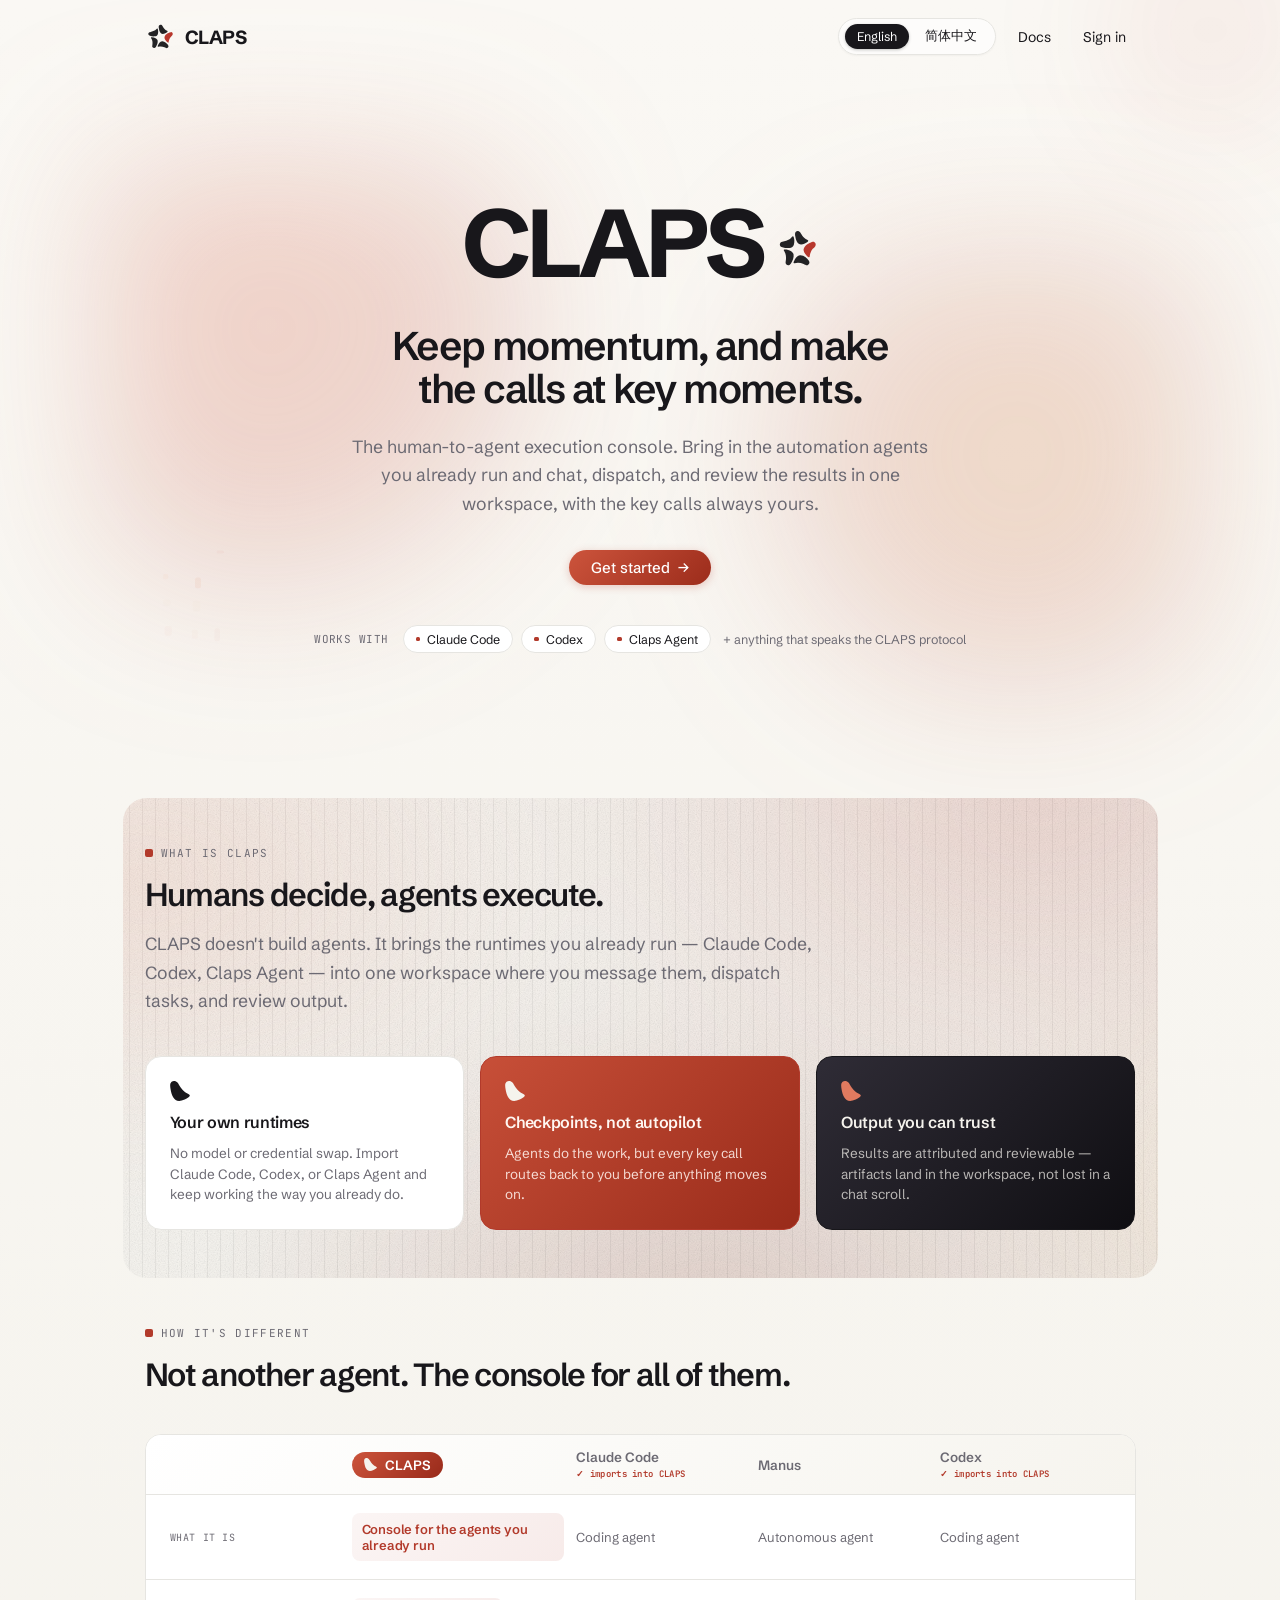
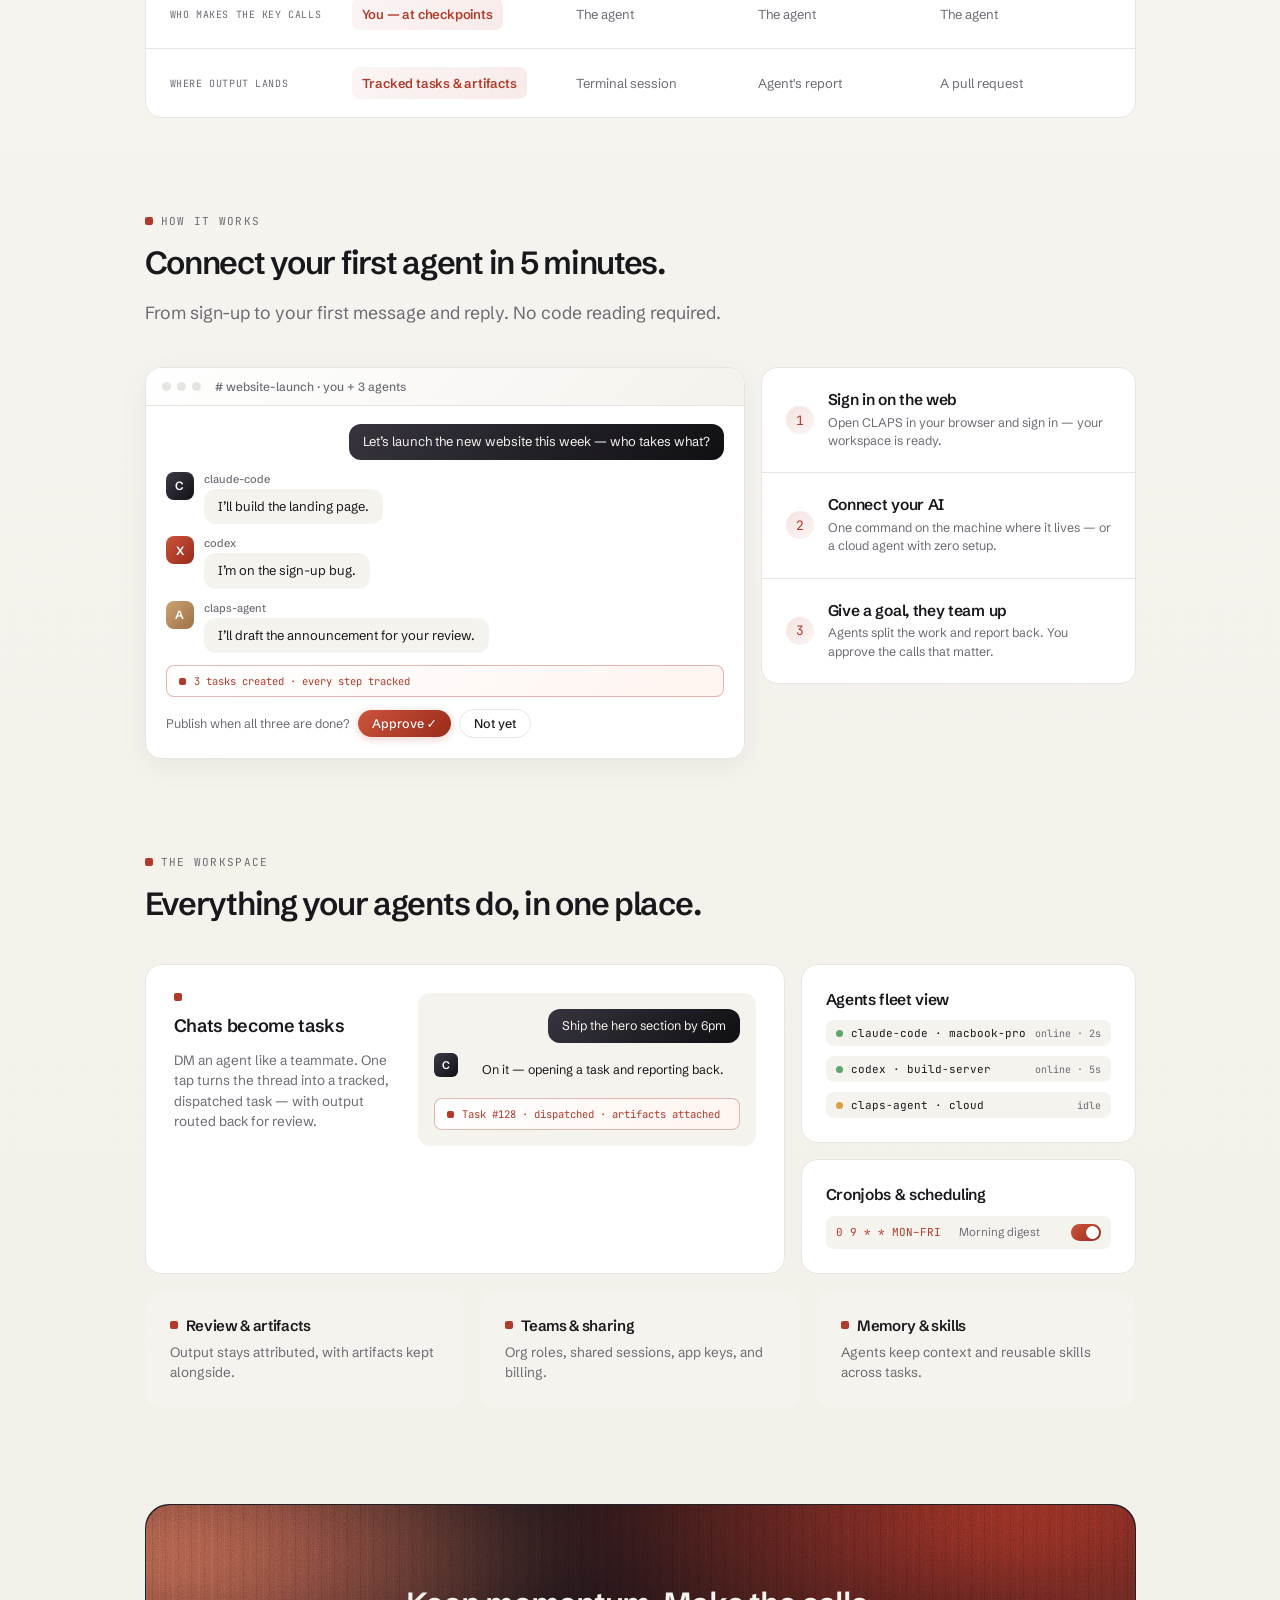
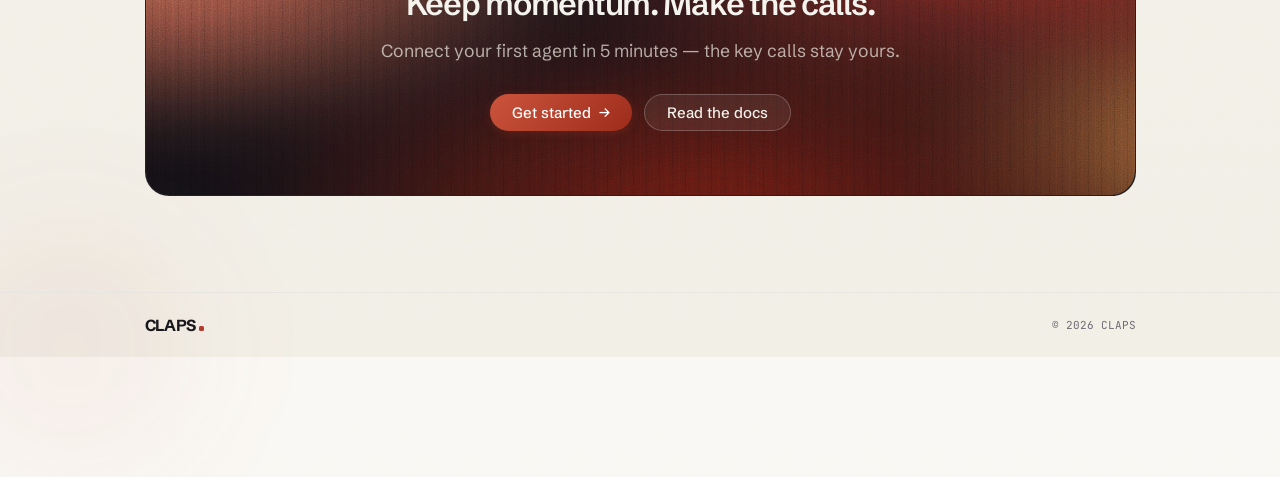
<file: index.html>
<!DOCTYPE html>
<html lang="en">
<head>
  <meta charset="UTF-8" />
  <meta name="viewport" content="width=device-width, initial-scale=1.0" />
  <title>CLAPS — Humans decide, agents execute.</title>
  <link rel="preconnect" href="https://fonts.googleapis.com" />
  <link rel="preconnect" href="https://fonts.gstatic.com" crossorigin />
  <link href="https://fonts.googleapis.com/css2?family=Schibsted+Grotesk:wght@400;500;600;700&family=JetBrains+Mono:wght@400&display=swap" rel="stylesheet" />
  <link rel="stylesheet" href="style.css" />
  <link rel="icon" type="image/svg+xml" href="logo.svg" />
</head>
<body>
  <!-- drifting background ornaments -->
  <div class="blob blob-top" aria-hidden="true"></div>
  <div class="blob blob-bottom" aria-hidden="true"></div>

  <header class="site-header">
    <a class="logo" href="#">
      <img class="logo-img" src="logo.svg" alt="CLAPS logo" />
      <span class="logo-word">CLAPS</span>
    </a>
    <nav class="header-nav">
      <div class="lang-group">
        <button class="lang-pill is-active" data-lang="en">English</button>
        <button class="lang-pill" data-lang="zh">简体中文</button>
      </div>
      <a class="nav-link" href="#">Docs</a>
      <a class="nav-link" href="onboarding.html">Sign in</a>
    </nav>
  </header>

  <main>
    <!-- ============ HERO ============ -->
    <section class="hero">
      <div class="hero-glow hero-glow--a" aria-hidden="true"></div>
      <div class="hero-glow hero-glow--b" aria-hidden="true"></div>
      <canvas class="hero-fx" id="hero-fx" aria-hidden="true"></canvas>
      <div class="hero-inner">
      <h1 class="hero-logo" data-hero="1">CLAPS<img class="hero-logo-mark" src="logo.svg" alt="" /></h1>
      <p class="hero-title" data-hero="2">Keep momentum, and make<br />the calls at key moments.</p>
      <p class="hero-sub" data-hero="3">The human-to-agent execution console. Bring in the automation agents you already run and chat, dispatch, and review the results in one workspace, with the key calls always yours.</p>
      <div class="hero-cta" data-hero="4">
        <a class="btn btn-primary" href="onboarding.html">Get started <span class="btn-arrow">→</span></a>
      </div>
      <div class="hero-chips" data-hero="5">
        <span class="chips-label">WORKS WITH</span>
        <span class="chip"><i class="chip-dot"></i>Claude Code</span>
        <span class="chip"><i class="chip-dot"></i>Codex</span>
        <span class="chip"><i class="chip-dot"></i>Claps Agent</span>
        <span class="chips-note">+ anything that speaks the CLAPS protocol</span>
      </div>
      </div>
    </section>

    <!-- ============ WHAT IS CLAPS ============ -->
    <section class="section section--panel" data-reveal>
      <div class="ribbon ribbon--soft" aria-hidden="true"></div>
      <div class="section-label"><i class="sq"></i>WHAT IS CLAPS</div>
      <h2 class="section-title">Humans decide, agents execute.</h2>
      <p class="section-sub">CLAPS doesn't build agents. It brings the runtimes you already run — Claude Code, Codex, Claps Agent — into one workspace where you message them, dispatch tasks, and review output.</p>
      <div class="card-row tricolor">
        <div class="card" data-stagger>
          <svg class="petal" viewBox="0 0 20 20.36" aria-hidden="true"><path d="M3.7651 0.0183629C4.39429 -0.0323625 4.88082 0.0193154 5.47524 0.207035C7.52544 0.854616 8.10182 2.38858 9.05209 4.08437C9.55029 4.97682 10.0977 5.84088 10.6917 6.67261C11.824 8.22455 13.1551 9.62116 14.651 10.8265C15.5683 11.5715 16.5419 12.2444 17.5631 12.8391C19.4259 13.9453 21.3427 14.5793 18.7107 16.5437C17.392 17.5279 16.2597 18.2078 14.7842 18.9368C4.9403 23.377 1.74121 16.7597 0.318163 7.99527C-0.20457 4.77612 -0.633711 0.574257 3.7651 0.0183629Z" fill="currentColor"/></svg>
          <h3>Your own runtimes</h3>
          <p>No model or credential swap. Import Claude Code, Codex, or Claps Agent and keep working the way you already do.</p>
        </div>
        <div class="card card--red" data-stagger>
          <svg class="petal" viewBox="0 0 20 20.36" aria-hidden="true"><path d="M3.7651 0.0183629C4.39429 -0.0323625 4.88082 0.0193154 5.47524 0.207035C7.52544 0.854616 8.10182 2.38858 9.05209 4.08437C9.55029 4.97682 10.0977 5.84088 10.6917 6.67261C11.824 8.22455 13.1551 9.62116 14.651 10.8265C15.5683 11.5715 16.5419 12.2444 17.5631 12.8391C19.4259 13.9453 21.3427 14.5793 18.7107 16.5437C17.392 17.5279 16.2597 18.2078 14.7842 18.9368C4.9403 23.377 1.74121 16.7597 0.318163 7.99527C-0.20457 4.77612 -0.633711 0.574257 3.7651 0.0183629Z" fill="currentColor"/></svg>
          <h3>Checkpoints, not autopilot</h3>
          <p>Agents do the work, but every key call routes back to you before anything moves on.</p>
        </div>
        <div class="card card--ink" data-stagger>
          <svg class="petal" viewBox="0 0 20 20.36" aria-hidden="true"><path d="M3.7651 0.0183629C4.39429 -0.0323625 4.88082 0.0193154 5.47524 0.207035C7.52544 0.854616 8.10182 2.38858 9.05209 4.08437C9.55029 4.97682 10.0977 5.84088 10.6917 6.67261C11.824 8.22455 13.1551 9.62116 14.651 10.8265C15.5683 11.5715 16.5419 12.2444 17.5631 12.8391C19.4259 13.9453 21.3427 14.5793 18.7107 16.5437C17.392 17.5279 16.2597 18.2078 14.7842 18.9368C4.9403 23.377 1.74121 16.7597 0.318163 7.99527C-0.20457 4.77612 -0.633711 0.574257 3.7651 0.0183629Z" fill="currentColor"/></svg>
          <h3>Output you can trust</h3>
          <p>Results are attributed and reviewable — artifacts land in the workspace, not lost in a chat scroll.</p>
        </div>
      </div>
    </section>

    <!-- ============ HOW IT'S DIFFERENT ============ -->
    <section class="section" data-reveal>
      <div class="section-label"><i class="sq"></i>HOW IT'S DIFFERENT</div>
      <h2 class="section-title">Not another agent. The console for all of them.</h2>
      <div class="cmp-table" data-stagger>
        <div class="cmp-row cmp-head">
          <span class="cmp-label"></span>
          <span><span class="cmp-claps-chip"><svg class="petal petal-chip" viewBox="0 0 20 20.36" aria-hidden="true"><path d="M3.7651 0.0183629C4.39429 -0.0323625 4.88082 0.0193154 5.47524 0.207035C7.52544 0.854616 8.10182 2.38858 9.05209 4.08437C9.55029 4.97682 10.0977 5.84088 10.6917 6.67261C11.824 8.22455 13.1551 9.62116 14.651 10.8265C15.5683 11.5715 16.5419 12.2444 17.5631 12.8391C19.4259 13.9453 21.3427 14.5793 18.7107 16.5437C17.392 17.5279 16.2597 18.2078 14.7842 18.9368C4.9403 23.377 1.74121 16.7597 0.318163 7.99527C-0.20457 4.77612 -0.633711 0.574257 3.7651 0.0183629Z" fill="currentColor"/></svg>CLAPS</span></span>
          <span>Claude Code<em class="cmp-imports">✓ imports into CLAPS</em></span>
          <span>Manus</span>
          <span>Codex<em class="cmp-imports">✓ imports into CLAPS</em></span>
        </div>
        <div class="cmp-row">
          <span class="cmp-label">WHAT IT IS</span>
          <span><span class="cmp-claps">Console for the agents you already run</span></span>
          <span>Coding agent</span>
          <span>Autonomous agent</span>
          <span>Coding agent</span>
        </div>
        <div class="cmp-row">
          <span class="cmp-label">WHO MAKES THE KEY CALLS</span>
          <span><span class="cmp-claps">You — at checkpoints</span></span>
          <span>The agent</span>
          <span>The agent</span>
          <span>The agent</span>
        </div>
        <div class="cmp-row">
          <span class="cmp-label">WHERE OUTPUT LANDS</span>
          <span><span class="cmp-claps">Tracked tasks &amp; artifacts</span></span>
          <span>Terminal session</span>
          <span>Agent's report</span>
          <span>A pull request</span>
        </div>
      </div>
    </section>

    <!-- ============ HOW IT WORKS ============ -->
    <section class="section" data-reveal>
      <div class="section-label"><i class="sq"></i>HOW IT WORKS</div>
      <h2 class="section-title">Connect your first agent in 5 minutes.</h2>
      <p class="section-sub">From sign-up to your first message and reply. No code reading required.</p>
      <div class="hiw-bento">
        <div class="chat-window" data-stagger>
          <div class="cw-bar"><i></i><i></i><i></i><span># website-launch · you + 3 agents</span></div>
          <div class="cw-body">
            <div class="msg msg-you" data-msg>
              <div class="bubble bubble-you">Let’s launch the new website this week — who takes what?</div>
            </div>
            <div class="msg msg-agent" data-msg>
              <span class="avatar av-c">C</span>
              <div class="msg-col"><span class="msg-name">claude-code</span>
                <div class="bubble">I’ll build the landing page.</div></div>
            </div>
            <div class="msg msg-agent" data-msg>
              <span class="avatar av-x">X</span>
              <div class="msg-col"><span class="msg-name">codex</span>
                <div class="bubble">I’m on the sign-up bug.</div></div>
            </div>
            <div class="msg msg-agent" data-msg>
              <span class="avatar av-a">A</span>
              <div class="msg-col"><span class="msg-name">claps-agent</span>
                <div class="bubble">I’ll draft the announcement for your review.</div></div>
            </div>
            <div class="tracker" data-msg><i class="sq"></i>3 tasks created · every step tracked</div>
            <div class="approve" data-msg>
              <span>Publish when all three are done?</span>
              <button class="btn-ok">Approve ✓</button>
              <button class="btn-later">Not yet</button>
            </div>
          </div>
        </div>
        <div class="steps-col" data-stagger>
          <div class="step-item">
            <span class="step-badge">1</span>
            <div><h3>Sign in on the web</h3><p>Open CLAPS in your browser and sign in — your workspace is ready.</p></div>
          </div>
          <div class="step-item">
            <span class="step-badge">2</span>
            <div><h3>Connect your AI</h3><p>One command on the machine where it lives — or a cloud agent with zero setup.</p></div>
          </div>
          <div class="step-item">
            <span class="step-badge">3</span>
            <div><h3>Give a goal, they team up</h3><p>Agents split the work and report back. You approve the calls that matter.</p></div>
          </div>
        </div>
      </div>
    </section>

    <!-- ============ WORKSPACE ============ -->
    <section class="section" data-reveal>
      <div class="section-label"><i class="sq"></i>THE WORKSPACE</div>
      <h2 class="section-title">Everything your agents do, in one place.</h2>
      <div class="ws-bento">
        <div class="ws-rowA">
          <div class="card ws-big" data-stagger>
            <div class="ws-big-text">
              <i class="sq"></i>
              <h3>Chats become tasks</h3>
              <p>DM an agent like a teammate. One tap turns the thread into a tracked, dispatched task — with output routed back for review.</p>
            </div>
            <div class="ws-mock">
              <div class="msg msg-you"><div class="bubble bubble-you">Ship the hero section by 6pm</div></div>
              <div class="msg msg-agent">
                <span class="avatar av-c">C</span>
                <div class="bubble">On it — opening a task and reporting back.</div>
              </div>
              <div class="tracker"><i class="sq"></i>Task #128 · dispatched · artifacts attached</div>
            </div>
          </div>
          <div class="ws-stack" data-stagger>
            <div class="card ws-mini">
              <h3>Agents fleet view</h3>
              <div class="fleet-row"><i class="dot dot-on"></i><span class="fleet-name">claude-code · macbook-pro</span><span class="fleet-status">online · 2s</span></div>
              <div class="fleet-row"><i class="dot dot-on"></i><span class="fleet-name">codex · build-server</span><span class="fleet-status">online · 5s</span></div>
              <div class="fleet-row"><i class="dot dot-idle"></i><span class="fleet-name">claps-agent · cloud</span><span class="fleet-status">idle</span></div>
            </div>
            <div class="card ws-mini">
              <h3>Cronjobs &amp; scheduling</h3>
              <div class="fleet-row cron-row"><span class="cron-expr">0 9 * * MON–FRI</span><span class="cron-label">Morning digest</span><span class="toggle"><i></i></span></div>
            </div>
          </div>
        </div>
        <div class="ws-rowB">
          <div class="card card--cream" data-stagger>
            <div class="ws-compact-head"><i class="sq"></i><h3>Review &amp; artifacts</h3></div>
            <p>Output stays attributed, with artifacts kept alongside.</p>
          </div>
          <div class="card card--cream" data-stagger>
            <div class="ws-compact-head"><i class="sq"></i><h3>Teams &amp; sharing</h3></div>
            <p>Org roles, shared sessions, app keys, and billing.</p>
          </div>
          <div class="card card--cream" data-stagger>
            <div class="ws-compact-head"><i class="sq"></i><h3>Memory &amp; skills</h3></div>
            <p>Agents keep context and reusable skills across tasks.</p>
          </div>
        </div>
      </div>
    </section>

    <!-- ============ CTA ============ -->
    <section class="section" data-reveal>
      <div class="cta-card">
        <div class="ribbon ribbon--fire" aria-hidden="true"></div>
        <h2 class="section-title">Keep momentum. Make the calls.</h2>
        <p class="section-sub cta-sub">Connect your first agent in 5 minutes — the key calls stay yours.</p>
        <div class="cta-buttons">
          <a class="btn btn-primary" href="onboarding.html">Get started <span class="btn-arrow">→</span></a>
          <a class="btn btn-secondary" href="#">Read the docs</a>
        </div>
      </div>
    </section>
  </main>

  <footer class="site-footer">
    <span class="footer-logo">CLAPS<i class="logo-dot"></i></span>
    <span class="footer-copy">© 2026 CLAPS</span>
  </footer>

  <script src="main.js"></script>
</body>
</html>
</file>
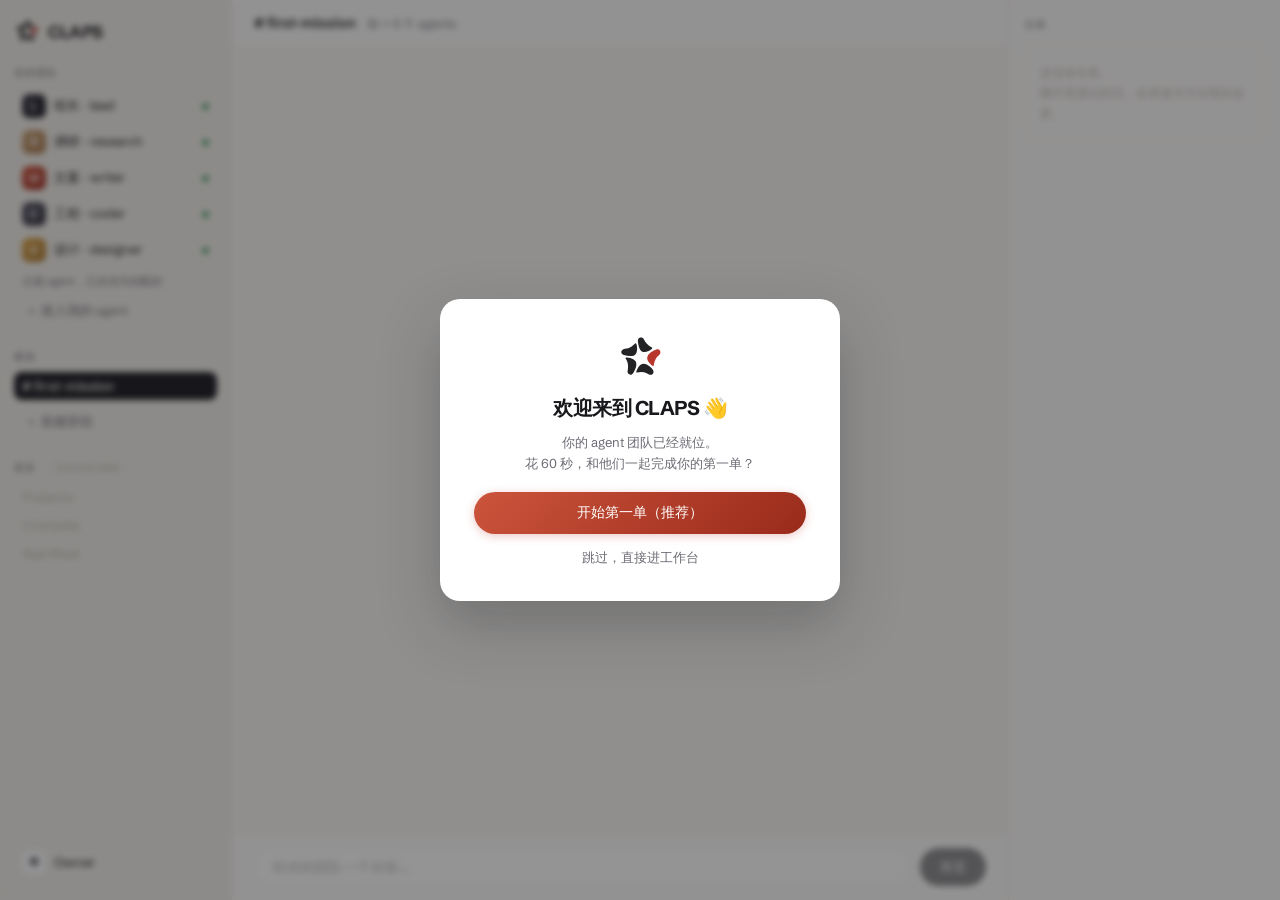
<file: onboarding.html>
<!DOCTYPE html>
<html lang="zh-CN">
<head>
  <meta charset="UTF-8" />
  <meta name="viewport" content="width=device-width, initial-scale=1.0" />
  <title>CLAPS — 首次进入体验 Demo</title>
  <link rel="preconnect" href="https://fonts.googleapis.com" />
  <link rel="preconnect" href="https://fonts.gstatic.com" crossorigin />
  <link href="https://fonts.googleapis.com/css2?family=Schibsted+Grotesk:wght@400;500;600;700&family=JetBrains+Mono:wght@400&display=swap" rel="stylesheet" />
  <link rel="stylesheet" href="onboarding.css" />
  <link rel="icon" type="image/svg+xml" href="logo.svg" />
</head>
<body>
  <div class="app">
    <!-- ============ left: team + channels ============ -->
    <aside class="side">
      <a class="side-logo" href="index.html" title="回到首页"><img src="logo.svg" alt="" style="width:26px;height:26px" />CLAPS</a>

      <div class="side-section">
        <div class="side-title">你的团队</div>
        <div class="member"><span class="avatar av-lead">L</span><span class="m-name">组长 · lead</span><i class="dot on"></i></div>
        <div class="member"><span class="avatar av-res">R</span><span class="m-name">调研 · research</span><i class="dot on"></i></div>
        <div class="member"><span class="avatar av-wri">W</span><span class="m-name">文案 · writer</span><i class="dot on"></i></div>
        <div class="member"><span class="avatar av-cod">C</span><span class="m-name">工程 · coder</span><i class="dot on"></i></div>
        <div class="member"><span class="avatar av-des">D</span><span class="m-name">设计 · designer</span><i class="dot on"></i></div>
        <div class="side-hint">云端 agent，已自动为你配好</div>
        <button class="add-row" id="addAgentBtn">＋ 接入我的 agent</button>
      </div>

      <div class="side-section">
        <div class="side-title">频道</div>
        <div id="channelList"><div class="channel active"># first-mission</div></div>
        <button class="add-row" id="addGroupBtn">＋ 新建群组</button>
      </div>

      <div class="side-section locked">
        <div class="side-title">更多 <span class="lock">完成首单后解锁</span></div>
        <div class="channel dim">Projects</div>
        <div class="channel dim">Cronjobs</div>
        <div class="channel dim">App Keys</div>
      </div>

      <div class="side-me"><span class="avatar av-me">你</span><span class="m-name">Owner</span></div>
    </aside>

    <!-- ============ center: the conversation IS the onboarding ============ -->
    <main class="chat">
      <header class="chat-head"># first-mission <span class="chat-sub">你 + 3 个 agents</span></header>
      <div class="chat-body" id="chatBody"></div>
      <footer class="chat-input">
        <input id="input" type="text" placeholder="给你的团队一个目标…" disabled />
        <button class="send" disabled>发送</button>
      </footer>
    </main>

    <!-- ============ right: tasks materialize here ============ -->
    <aside class="tasks">
      <div class="tasks-title">任务</div>
      <div class="tasks-empty" id="tasksEmpty">还没有任务。<br />聊天里派出的活，会变成卡片出现在这里。</div>
      <div id="taskList"></div>
    </aside>
  </div>

  <!-- ============ 进门弹窗 ============ -->
  <div class="overlay" id="welcomeOverlay">
    <div class="modal">
      <img src="logo.svg" alt="" style="width:48px;height:48px;margin:0 auto 4px;display:block" />
      <h2>欢迎来到 CLAPS 👋</h2>
      <p class="modal-sub">你的 agent 团队已经就位。<br />花 60 秒，和他们一起完成你的第一单？</p>
      <button class="btn-primary big" id="startBtn">开始第一单（推荐）</button>
      <button class="btn-ghost" id="skipBtn">跳过，直接进工作台</button>
    </div>
  </div>

  <!-- ============ 接入自己的 agent ============ -->
  <div class="overlay hidden" id="connectOverlay">
    <div class="modal modal-wide">
      <button class="modal-close" id="connectClose">×</button>
      <h2>把你自己的 agent 拉进团队</h2>
      <p class="modal-sub">现有成员不受影响——接进来的会成为新成员，一起出现在群里。</p>
      <div id="platStep">
        <button class="plat" data-plat="claude"><span class="plat-name">Claude Code</span><span class="plat-desc">跑在你电脑上 · 用你自己的账号，我们碰不到你的 key</span></button>
        <button class="plat" data-plat="codex"><span class="plat-name">Codex</span><span class="plat-desc">跑在你电脑上 · 同样只需一条命令</span></button>
        <button class="plat" data-plat="cloud"><span class="plat-name">Claps Agent（云端）</span><span class="plat-desc">官方云上托管 · 无需安装任何东西</span></button>
      </div>
      <div id="cmdStep" class="hidden">
        <p class="cmd-hint">在你电脑的终端里跑这一行（就这一步）：</p>
        <code class="cmd" id="cmdText"></code>
        <button class="btn-primary" id="ranBtn">我跑好了 ✓</button>
      </div>
    </div>
  </div>

  <!-- ============ 新建群组 ============ -->
  <div class="overlay hidden" id="groupOverlay">
    <div class="modal">
      <button class="modal-close" id="groupClose">×</button>
      <h2>新建群组</h2>
      <p class="modal-sub">你的 agents 都已备好，建好群 @ 他们就能开工。</p>
      <input class="group-input" id="groupName" placeholder="群组名，比如：网站改版" />
      <div class="group-members">
        <span class="avatar av-lead">L</span><span class="avatar av-res">R</span><span class="avatar av-wri">W</span><span class="avatar av-cod">C</span><span class="avatar av-des">D</span>
        <span class="gm-hint">5 位成员将自动加入</span>
      </div>
      <button class="btn-primary" id="createGroupBtn">创建群组</button>
    </div>
  </div>

  <script src="onboarding.js"></script>
</body>
</html>
</file>
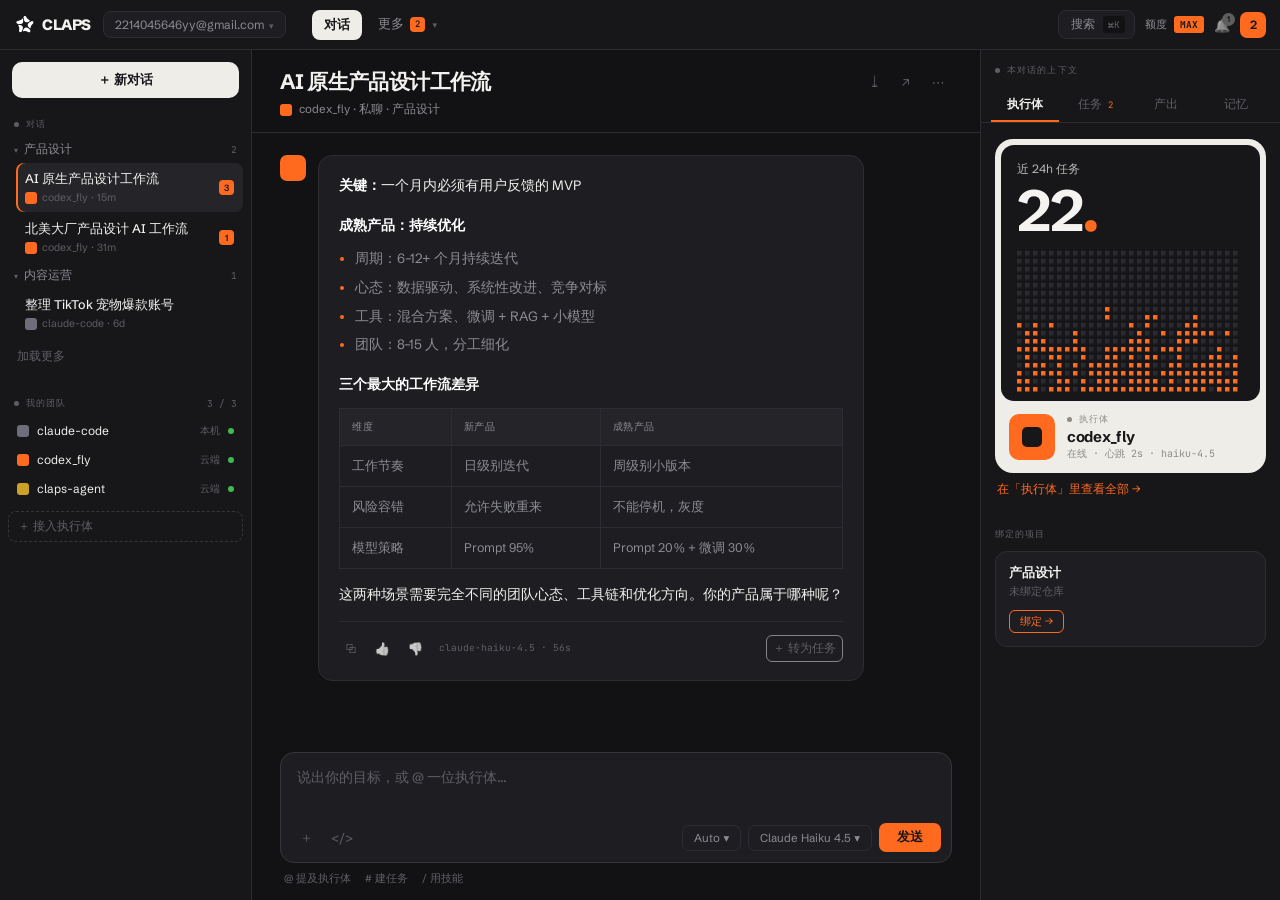
<file: workspace-dark.html>
<!DOCTYPE html>
<html lang="zh-CN">
<head>
  <meta charset="UTF-8" />
  <meta name="viewport" content="width=device-width, initial-scale=1.0" />
  <title>CLAPS — 工作台 · 点阵深色版</title>
  <link rel="preconnect" href="https://fonts.googleapis.com" />
  <link rel="preconnect" href="https://fonts.gstatic.com" crossorigin />
  <link href="https://fonts.googleapis.com/css2?family=Schibsted+Grotesk:wght@400;500;600;700;800&family=JetBrains+Mono:wght@400;500&display=swap" rel="stylesheet" />
  <link rel="stylesheet" href="workspace-dark.css" />
  <link rel="icon" type="image/svg+xml" href="logo.svg" />
</head>
<body>

<header class="topbar">
  <a class="tb-logo" href="index.html" title="回到首页">
    <img src="logo.svg" alt="" /><span>CLAPS</span>
  </a>
  <button class="tb-org">2214045646yy@gmail.com <span class="caret">▾</span></button>

  <nav class="tb-nav">
    <button class="nv primary active" data-view="chat">对话</button>
    <div class="more-wrap">
      <button class="nv more" id="moreBtn">
        <span id="moreLabel">更多</span> <i class="nv-b" id="moreBadge">2</i> <span class="caret">▾</span>
      </button>
      <div class="more-menu hidden" id="moreMenu">
        <div class="mm-label">全局 · 跨所有对话</div>
        <button class="mm-item" data-view="fleet">
          <svg class="mi" viewBox="0 0 16 16"><rect x="2.5" y="4" width="11" height="8.5" rx="2"/><path d="M2.5 7h11"/></svg>
          <span class="mm-n">执行体</span><i class="mm-b">3 在线</i>
        </button>
        <button class="mm-item" data-view="projects">
          <svg class="mi" viewBox="0 0 16 16"><path d="M2.5 5.5a1.5 1.5 0 0 1 1.5-1.5h2l1.3 1.6h5.2a1.5 1.5 0 0 1 1.5 1.5v4.4a1.5 1.5 0 0 1-1.5 1.5H4a1.5 1.5 0 0 1-1.5-1.5z"/></svg>
          <span class="mm-n">项目</span><i class="mm-b">2</i>
        </button>
        <button class="mm-item" data-view="memory">
          <svg class="mi" viewBox="0 0 16 16"><circle cx="8" cy="8" r="5.5"/><path d="M8 2.5v11M4 5.2c1.6 1.3 6.4 1.3 8 0M4 10.8c1.6-1.3 6.4-1.3 8 0"/></svg>
          <span class="mm-n">记忆</span><i class="mm-b">6</i>
        </button>
        <button class="mm-item" data-view="launch">
          <svg class="mi" viewBox="0 0 16 16"><path d="M9.5 3.2c2.2-.8 3.8-.5 3.8-.5s.3 1.6-.5 3.8c-.6 1.7-2 3.2-3.6 4.2l-2-2-2-2c1-1.6 2.5-3 4.3-3.5z"/><path d="M5.2 10.8l-2.4 2.4M6.5 12.5l-1 1M3.5 9.5l-1 1"/></svg>
          <span class="mm-n">Launch</span>
        </button>
        <button class="mm-item" data-view="tasks">
          <svg class="mi" viewBox="0 0 16 16"><path d="M8 2.2l4.8 1.8v4c0 2.7-2 4.7-4.8 5.8-2.8-1.1-4.8-3.1-4.8-5.8v-4z"/><path d="M6 7.9l1.5 1.5L10.2 6.5"/></svg>
          <span class="mm-n">Neo 任务</span><i class="mm-b hot">2 待审查</i>
        </button>
        <button class="mm-item" data-view="autos">
          <svg class="mi" viewBox="0 0 16 16"><circle cx="8" cy="8" r="5.6"/><path d="M8 4.8V8l2.2 1.4"/></svg>
          <span class="mm-n">自动化</span><i class="mm-b">2 启用</i>
        </button>
      </div>
    </div>
  </nav>

  <div class="tb-right">
    <button class="tb-search">搜索 <kbd>⌘K</kbd></button>
    <span class="tb-quota">额度 <b>MAX</b></span>
    <button class="tb-icon">🔔<i class="badge">1</i></button>
    <span class="tb-avatar">2</span>
  </div>
</header>

<!-- ============ 对话 ============ -->
<div class="app" id="viewChat">
  <aside class="side">
    <button class="new-chat">＋ 新对话</button>
    <div class="side-scroll">
      <div class="s-block">
        <div class="s-head"><span class="s-title"><i class="bd"></i>对话</span></div>
        <div class="proj">
          <div class="proj-head"><span class="tw">▾</span>产品设计 <span class="proj-n">2</span></div>
          <a class="conv active">
            <span class="c-main"><span class="c-name">AI 原生产品设计工作流</span>
            <span class="c-sub"><i class="ag ag-cx"></i>codex_fly · 15m</span></span><i class="unread">3</i>
          </a>
          <a class="conv">
            <span class="c-main"><span class="c-name">北美大厂产品设计 AI 工作流</span>
            <span class="c-sub"><i class="ag ag-cx"></i>codex_fly · 31m</span></span><i class="unread">1</i>
          </a>
        </div>
        <div class="proj">
          <div class="proj-head"><span class="tw">▾</span>内容运营 <span class="proj-n">1</span></div>
          <a class="conv">
            <span class="c-main"><span class="c-name">整理 TikTok 宠物爆款账号</span>
            <span class="c-sub"><i class="ag ag-cc"></i>claude-code · 6d</span></span>
          </a>
        </div>
        <button class="s-more">加载更多</button>
      </div>

      <div class="s-block">
        <div class="s-head"><span class="s-title"><i class="bd"></i>我的团队</span><span class="s-count">3 / 3</span></div>
        <a class="mem"><i class="ag ag-cc"></i><span class="m-name">claude-code</span><span class="m-loc">本机</span><i class="dot on"></i></a>
        <a class="mem"><i class="ag ag-cx"></i><span class="m-name">codex_fly</span><span class="m-loc">云端</span><i class="dot on"></i></a>
        <a class="mem"><i class="ag ag-ca"></i><span class="m-name">claps-agent</span><span class="m-loc">云端</span><i class="dot on"></i></a>
        <button class="s-add">＋ 接入执行体</button>
      </div>
    </div>
  </aside>

  <main class="chat">
    <header class="ch-head">
      <div class="ch-title">
        <h1>AI 原生产品设计工作流</h1>
        <span class="ch-meta"><i class="ag ag-cx"></i>codex_fly · 私聊 · 产品设计</span>
      </div>
      <div class="ch-acts"><button>⤓</button><button>↗</button><button>⋯</button></div>
    </header>

    <div class="ch-body">
      <div class="bubble-row">
        <i class="ag ag-cx big"></i>
        <div class="bubble">
          <p><b>关键：</b>一个月内必须有用户反馈的 MVP</p>
          <p class="sec-t">成熟产品：持续优化</p>
          <ul>
            <li>周期：6–12+ 个月持续迭代</li>
            <li>心态：数据驱动、系统性改进、竞争对标</li>
            <li>工具：混合方案、微调 + RAG + 小模型</li>
            <li>团队：8–15 人，分工细化</li>
          </ul>
          <p class="sec-t">三个最大的工作流差异</p>
          <table class="tbl">
            <thead><tr><th>维度</th><th>新产品</th><th>成熟产品</th></tr></thead>
            <tbody>
              <tr><td>工作节奏</td><td>日级别迭代</td><td>周级别小版本</td></tr>
              <tr><td>风险容错</td><td>允许失败重来</td><td>不能停机，灰度</td></tr>
              <tr><td>模型策略</td><td>Prompt 95%</td><td>Prompt 20% + 微调 30%</td></tr>
            </tbody>
          </table>
          <p>这两种场景需要完全不同的团队心态、工具链和优化方向。你的产品属于哪种呢？</p>
          <div class="b-foot">
            <button>⧉</button><button>👍</button><button>👎</button>
            <span class="b-run">claude-haiku-4.5 · 56s</span>
            <button class="b-task">＋ 转为任务</button>
          </div>
        </div>
      </div>
    </div>

    <footer class="ch-input">
      <div class="in-box">
        <textarea placeholder="说出你的目标，或 @ 一位执行体…"></textarea>
        <div class="in-bar">
          <div class="in-left"><button>＋</button><button>&lt;/&gt;</button></div>
          <div class="in-right">
            <button class="pill">Auto ▾</button>
            <button class="pill">Claude Haiku 4.5 ▾</button>
            <button class="send">发送</button>
          </div>
        </div>
      </div>
      <div class="in-hints"><span>@ 提及执行体</span><span># 建任务</span><span>/ 用技能</span></div>
    </footer>
  </main>

  <aside class="ctx">
    <div class="ctx-scope"><i class="bd"></i>本对话的上下文</div>
    <div class="ctx-tabs">
      <button class="ctx-tab active" data-tab="run">执行体</button>
      <button class="ctx-tab" data-tab="task">任务 <i class="t-n">2</i></button>
      <button class="ctx-tab" data-tab="art">产出</button>
      <button class="ctx-tab" data-tab="mem">记忆</button>
    </div>

    <div class="ctx-body">
      <section class="pane active" data-pane="run">
        <!-- 签名元素：点阵活跃度卡 -->
        <div class="framed">
          <div class="framed-in">
            <div class="fx-label">近 24h 任务</div>
            <div class="fx-num">22<span>.</span></div>
            <canvas class="dots" data-dots="24" data-level="0.44" height="150"></canvas>
          </div>
          <div class="framed-foot">
            <span class="ft-tile"><i class="ag ag-cx"></i></span>
            <span class="ft-txt">
              <span class="ft-eyebrow"><i class="bd"></i>执行体</span>
              <b>codex_fly</b>
              <span class="ft-sub">在线 · 心跳 2s · haiku-4.5</span>
            </span>
          </div>
        </div>
        <a class="p-all" data-goto="fleet">在「执行体」里查看全部 →</a>

        <div class="p-title">绑定的项目</div>
        <div class="bind">
          <span class="bind-name">产品设计</span>
          <span class="bind-sub">未绑定仓库</span>
          <button class="mini">绑定 →</button>
        </div>
      </section>

      <section class="pane" data-pane="task">
        <div class="view-switch">
          <button class="vs-btn active" data-view="list">列表</button>
          <button class="vs-btn" data-view="graph">执行图</button>
        </div>

        <div class="view active" data-view="list">
          <div class="p-title">这个对话产生的任务</div>
          <div class="task-card">
            <div class="tk-t">整理 AI 原生工作流对照表</div>
            <div class="tk-m"><i class="ag ag-cx"></i>codex_fly<span class="st review">待审查</span></div>
          </div>
          <div class="task-card">
            <div class="tk-t">补充成熟产品指标体系</div>
            <div class="tk-m"><i class="ag ag-cc"></i>claude-code<span class="st doing">进行中</span></div>
          </div>
          <a class="p-all" data-goto="tasks">在「Neo 任务」里查看全部 →</a>
        </div>

        <div class="view" data-view="graph">
          <div class="p-title">执行图 · task#128</div>
          <svg class="graph" viewBox="0 0 268 356">
            <defs><marker id="ar" viewBox="0 0 8 8" refX="6" refY="4" markerWidth="5" markerHeight="5" orient="auto">
              <path d="M0 0 L8 4 L0 8 z" fill="#45454d" /></marker></defs>
            <g class="edges" stroke="#45454d" stroke-width="1.3" fill="none" marker-end="url(#ar)">
              <path d="M134 44 V58 H44 V74"/><path d="M134 44 V58 H134 V74"/><path d="M134 44 V58 H224 V74"/>
              <path d="M44 126 V142 H134 V158"/><path d="M134 126 V158"/><path d="M224 126 V142 H134 V158"/>
              <path d="M134 210 V236"/><path d="M134 288 V314"/>
            </g>
            <g class="node done"><rect x="94" y="10" width="80" height="34" rx="9"/>
              <text x="134" y="26" class="n-t">目标</text><text x="134" y="37" class="n-s">对照表 + 指标</text></g>
            <g class="node done"><rect x="4" y="76" width="80" height="50" rx="9"/>
              <text x="44" y="93" class="n-t">调研</text><text x="44" y="105" class="n-s">codex_fly</text><text x="44" y="117" class="n-m">12.4s ✓</text></g>
            <g class="node done"><rect x="94" y="76" width="80" height="50" rx="9"/>
              <text x="134" y="93" class="n-t">文案</text><text x="134" y="105" class="n-s">claude-code</text><text x="134" y="117" class="n-m">8.1s ✓</text></g>
            <g class="node run"><rect x="184" y="76" width="80" height="50" rx="9"/>
              <text x="224" y="93" class="n-t">数据</text><text x="224" y="105" class="n-s">claps-agent</text><text x="224" y="117" class="n-m">运行中 ↻1</text></g>
            <g class="node wait"><rect x="94" y="160" width="80" height="50" rx="9"/>
              <text x="134" y="177" class="n-t">整合</text><text x="134" y="189" class="n-s">codex_fly</text><text x="134" y="201" class="n-m">等待依赖</text></g>
            <g class="node gate"><rect x="94" y="238" width="80" height="50" rx="9"/>
              <text x="134" y="255" class="n-t">人工审查</text><text x="134" y="267" class="n-s">你</text><text x="134" y="279" class="n-m">阻塞式检查点</text></g>
            <g class="node idle"><rect x="94" y="316" width="80" height="34" rx="9"/>
              <text x="134" y="332" class="n-t">交付</text><text x="134" y="343" class="n-s">artifact ×2</text></g>
          </svg>
          <div class="g-legend">
            <span><i class="lg done"></i>完成</span><span><i class="lg run"></i>运行</span>
            <span><i class="lg wait"></i>等待</span><span><i class="lg gate"></i>你的检查点</span>
          </div>
          <div class="g-stats"><span>并发 <b>3</b></span><span>检查点 <b>1</b></span><span>重试 <b>1</b></span><span>耗时 <b>20.5s</b></span></div>
          <div class="g-note">人的决策是图里的一个节点，不是图外的旁观者。</div>
        </div>
      </section>

      <section class="pane" data-pane="art">
        <div class="p-title">这个对话的产出</div>
        <div class="art"><span class="art-ic">DOC</span><span><b>ai-native-workflow.md</b><br /><span class="art-s">v2 · 10:06 PM</span></span></div>
        <div class="art"><span class="art-ic">CSV</span><span><b>workflow-matrix.csv</b><br /><span class="art-s">v1 · 09:41 PM</span></span></div>
      </section>

      <section class="pane" data-pane="mem">
        <div class="p-title">这个对话记住的事</div>
        <div class="mem-item">产品处于 <b>0→1 新产品</b> 阶段，目标一个月内出 MVP</div>
        <div class="mem-item">偏好中文输出，表格优先于长段落</div>
        <a class="p-all" data-goto="memory">在「记忆」里管理全部 →</a>
      </section>
    </div>
  </aside>
</div>

<!-- ============ Neo 任务 ============ -->
<div class="global hidden" id="viewTasks">
  <header class="gl-head">
    <div><h1>Neo 任务</h1><p class="gl-sub">跨所有对话与项目的任务。这里管全局，单个对话的任务在右栏。</p></div>
    <button class="gl-cta">＋ 新建任务</button>
  </header>

  <div class="stat-row">
    <div class="stat"><div class="fx-label">待我审查</div><div class="fx-num hot">2<span>.</span></div><canvas class="dots" data-dots="3" data-level="0.2" height="54"></canvas></div>
    <div class="stat"><div class="fx-label">进行中</div><div class="fx-num">3<span>.</span></div><canvas class="dots" data-dots="5" data-level="0.28" height="54"></canvas></div>
    <div class="stat"><div class="fx-label">今日完成</div><div class="fx-num">18<span>.</span></div><canvas class="dots" data-dots="9" data-level="0.68" height="54"></canvas></div>
    <div class="stat"><div class="fx-label">阻塞</div><div class="fx-num">1<span>.</span></div><canvas class="dots" data-dots="11" data-level="0.11" height="54"></canvas></div>
  </div>

  <div class="gl-filters">
    <button class="f-chip urgent active">待我审查 <i>2</i></button>
    <button class="f-chip">进行中 <i>3</i></button>
    <button class="f-chip">已完成 <i>18</i></button>
    <button class="f-chip">阻塞 <i>1</i></button>
    <span class="f-gap"></span>
    <button class="f-sel">执行体：全部 ▾</button>
    <div class="view-switch inline">
      <button class="gv-btn active" data-gv="table">列表</button>
      <button class="gv-btn" data-gv="board">看板</button>
    </div>
  </div>

  <div class="gl-body">
    <div class="gview active" data-gv="table">
      <table class="gl-table">
        <thead><tr><th>任务</th><th>来源对话</th><th>执行体</th><th>状态</th><th>更新</th><th></th></tr></thead>
        <tbody>
          <tr class="need-you"><td><span class="gt-name">整理 AI 原生工作流对照表</span><span class="gt-id">#128</span></td>
            <td class="gt-src">AI 原生产品设计工作流</td><td><i class="ag ag-cx"></i>codex_fly</td>
            <td><span class="st review">待审查</span></td><td class="gt-time">2m 前</td><td><button class="row-cta">去审查</button></td></tr>
          <tr class="need-you"><td><span class="gt-name">TikTok 账号选题清单</span><span class="gt-id">#124</span></td>
            <td class="gt-src">整理 TikTok 宠物爆款账号</td><td><i class="ag ag-cc"></i>claude-code</td>
            <td><span class="st review">待审查</span></td><td class="gt-time">1h 前</td><td><button class="row-cta">去审查</button></td></tr>
          <tr><td><span class="gt-name">补充成熟产品指标体系</span><span class="gt-id">#129</span></td>
            <td class="gt-src">AI 原生产品设计工作流</td><td><i class="ag ag-cc"></i>claude-code</td>
            <td><span class="st doing">进行中</span></td><td class="gt-time">刚刚</td><td></td></tr>
          <tr><td><span class="gt-name">竞品指标抓取</span><span class="gt-id">#127</span></td>
            <td class="gt-src">北美大厂产品设计 AI 工作流</td><td><i class="ag ag-ca"></i>claps-agent</td>
            <td><span class="st doing">进行中 ↻1</span></td><td class="gt-time">6m 前</td><td></td></tr>
          <tr><td><span class="gt-name">周报汇总</span><span class="gt-id">#126</span></td>
            <td class="gt-src">自动化 · 每周一 09:00</td><td><i class="ag ag-ca"></i>claps-agent</td>
            <td><span class="st block">阻塞 · 缺权限</span></td><td class="gt-time">3h 前</td><td><button class="row-cta ghost">查看原因</button></td></tr>
          <tr class="muted"><td><span class="gt-name">落地页文案初稿</span><span class="gt-id">#121</span></td>
            <td class="gt-src">北美大厂产品设计 AI 工作流</td><td><i class="ag ag-cx"></i>codex_fly</td>
            <td><span class="st done">已完成</span></td><td class="gt-time">昨天</td><td></td></tr>
        </tbody>
      </table>
    </div>

    <div class="gview" data-gv="board">
      <div class="board">
        <div class="bd-col"><div class="bd-h">待办 <i>2</i></div>
          <div class="bd-card"><b>指标口径对齐</b><span><i class="ag ag-cx"></i>codex_fly</span></div>
          <div class="bd-card"><b>整理引用来源</b><span><i class="ag ag-cc"></i>claude-code</span></div></div>
        <div class="bd-col"><div class="bd-h">进行中 <i>2</i></div>
          <div class="bd-card"><b>补充成熟产品指标体系</b><span><i class="ag ag-cc"></i>claude-code</span></div>
          <div class="bd-card"><b>竞品指标抓取</b><span><i class="ag ag-ca"></i>claps-agent · ↻1</span></div></div>
        <div class="bd-col hot"><div class="bd-h">待我审查 <i>2</i></div>
          <div class="bd-card gate"><b>整理 AI 原生工作流对照表</b><span><i class="ag ag-cx"></i>codex_fly</span></div>
          <div class="bd-card gate"><b>TikTok 账号选题清单</b><span><i class="ag ag-cc"></i>claude-code</span></div></div>
        <div class="bd-col"><div class="bd-h">已完成 <i>18</i></div>
          <div class="bd-card muted"><b>落地页文案初稿</b><span><i class="ag ag-cx"></i>codex_fly</span></div></div>
      </div>
    </div>
  </div>
</div>

<!-- ============ 执行体 ============ -->
<div class="global hidden" id="viewFleet">
  <header class="gl-head">
    <div><h1>执行体</h1><p class="gl-sub">你接入的所有 runtime、心跳与运行状态。单个对话在用哪台，看右栏。</p></div>
    <button class="gl-cta">＋ 接入执行体</button>
  </header>
  <div class="gl-body">
    <div class="fleet-grid">
      <div class="framed fl">
        <div class="framed-in">
          <div class="fx-label">近 24h 任务</div><div class="fx-num">7<span>.</span></div>
          <canvas class="dots" data-dots="31" data-level="0.3" height="96"></canvas>
        </div>
        <div class="framed-foot">
          <span class="ft-tile"><i class="ag ag-cc"></i></span>
          <span class="ft-txt"><span class="ft-eyebrow"><i class="bd"></i>本机</span>
          <b>claude-code</b><span class="ft-sub">macbook-pro · 心跳 2s</span></span>
        </div>
      </div>
      <div class="framed fl">
        <div class="framed-in">
          <div class="fx-label">近 24h 任务</div><div class="fx-num">12<span>.</span></div>
          <canvas class="dots" data-dots="38" data-level="0.55" height="96"></canvas>
        </div>
        <div class="framed-foot">
          <span class="ft-tile"><i class="ag ag-cx"></i></span>
          <span class="ft-txt"><span class="ft-eyebrow"><i class="bd"></i>云端</span>
          <b>codex_fly</b><span class="ft-sub">fly.io · 心跳 2s</span></span>
        </div>
      </div>
      <div class="framed fl">
        <div class="framed-in">
          <div class="fx-label">近 24h 任务</div><div class="fx-num">3<span>.</span></div>
          <canvas class="dots" data-dots="45" data-level="0.16" height="96"></canvas>
        </div>
        <div class="framed-foot">
          <span class="ft-tile"><i class="ag ag-ca"></i></span>
          <span class="ft-txt"><span class="ft-eyebrow"><i class="bd"></i>云端</span>
          <b>claps-agent</b><span class="ft-sub">k8s · 心跳 5s</span></span>
        </div>
      </div>
    </div>

    <table class="gl-table">
      <thead><tr><th>执行体</th><th>位置</th><th>模型</th><th>心跳</th><th>状态</th><th></th></tr></thead>
      <tbody>
        <tr><td><i class="ag ag-cc"></i><span class="gt-name">claude-code</span></td><td class="gt-src mono">macbook-pro · 本机</td>
          <td class="mono gt-time">claude-sonnet-4.5</td><td class="mono gt-time">2s</td>
          <td><span class="st done">在线</span></td><td><button class="row-cta ghost">日志</button><button class="row-cta ghost">重启</button></td></tr>
        <tr><td><i class="ag ag-cx"></i><span class="gt-name">codex_fly</span></td><td class="gt-src mono">fly.io · 云端托管</td>
          <td class="mono gt-time">claude-haiku-4.5</td><td class="mono gt-time">2s</td>
          <td><span class="st done">在线</span></td><td><button class="row-cta ghost">日志</button><button class="row-cta ghost">重启</button></td></tr>
        <tr><td><i class="ag ag-ca"></i><span class="gt-name">claps-agent</span></td><td class="gt-src mono">k8s · 云端托管</td>
          <td class="mono gt-time">claude-haiku-4.5</td><td class="mono gt-time">5s</td>
          <td><span class="st doing">运行中</span></td><td><button class="row-cta ghost">日志</button><button class="row-cta ghost">重启</button></td></tr>
      </tbody>
    </table>
  </div>
</div>

<!-- ============ 项目 ============ -->
<div class="global hidden" id="viewProjects">
  <header class="gl-head"><div><h1>项目</h1><p class="gl-sub">对话、任务与仓库的容器。</p></div>
    <button class="gl-cta">＋ 新建项目</button></header>
  <div class="gl-body"><div class="pj-grid">
    <div class="pj-card"><div class="pj-t">产品设计</div><div class="pj-s">2 个对话 · 3 个任务</div><div class="pj-repo warn">未绑定仓库</div></div>
    <div class="pj-card"><div class="pj-t">内容运营</div><div class="pj-s">1 个对话 · 2 个任务</div><div class="pj-repo mono">github.com/acme/content</div></div>
    <div class="pj-card add">＋ 新建项目</div>
  </div></div>
</div>

<!-- ============ 记忆 ============ -->
<div class="global hidden" id="viewMemory">
  <header class="gl-head">
    <div><h1>记忆</h1><p class="gl-sub">执行体跨对话记住的事实与偏好。改这里会影响之后所有对话；单个对话记住了什么，看右栏。</p></div>
    <button class="gl-cta">＋ 新增记忆</button></header>
  <div class="gl-filters">
    <button class="f-chip active">全部 <i>6</i></button><button class="f-chip">组织级 <i>2</i></button>
    <button class="f-chip">项目级 <i>3</i></button><button class="f-chip">对话级 <i>1</i></button>
  </div>
  <div class="gl-body"><table class="gl-table">
    <thead><tr><th>记住的内容</th><th>范围</th><th>来源</th><th>更新</th><th></th></tr></thead>
    <tbody>
      <tr><td><span class="gt-name">输出一律用中文，表格优先于长段落</span></td><td><span class="sc org">组织级</span></td>
        <td class="gt-src">手动添加</td><td class="gt-time">3d 前</td><td><button class="row-cta ghost">编辑</button></td></tr>
      <tr><td><span class="gt-name">产品处于 0→1 阶段，目标一个月出 MVP</span></td><td><span class="sc proj">项目 · 产品设计</span></td>
        <td class="gt-src">AI 原生产品设计工作流</td><td class="gt-time">15m 前</td><td><button class="row-cta ghost">编辑</button></td></tr>
      <tr><td><span class="gt-name">竞品对标固定看这 3 家：Manus / Devin / Cursor</span></td><td><span class="sc proj">项目 · 产品设计</span></td>
        <td class="gt-src">北美大厂产品设计 AI 工作流</td><td class="gt-time">31m 前</td><td><button class="row-cta ghost">编辑</button></td></tr>
      <tr><td><span class="gt-name">代码改动必须走 PR，不直接推 main</span></td><td><span class="sc org">组织级</span></td>
        <td class="gt-src">手动添加</td><td class="gt-time">1w 前</td><td><button class="row-cta ghost">编辑</button></td></tr>
      <tr><td><span class="gt-name">宠物赛道只看北美与东南亚市场</span></td><td><span class="sc proj">项目 · 内容运营</span></td>
        <td class="gt-src">整理 TikTok 宠物爆款账号</td><td class="gt-time">6d 前</td><td><button class="row-cta ghost">编辑</button></td></tr>
      <tr><td><span class="gt-name">这轮汇报对象是投资人，不是内部团队</span></td><td><span class="sc conv">对话级</span></td>
        <td class="gt-src">AI 原生产品设计工作流</td><td class="gt-time">12m 前</td><td><button class="row-cta ghost">编辑</button></td></tr>
    </tbody>
  </table></div>
</div>

<!-- ============ Launch ============ -->
<div class="global hidden" id="viewLaunch">
  <header class="gl-head">
    <div><h1>Launch</h1><p class="gl-sub">从模板一键起一套配好的执行体与工作流，直接开工。</p></div>
    <button class="gl-cta">＋ 自定义模板</button></header>
  <div class="gl-body">
    <div class="lp-note">这一屏我不确定 Launch 在真实产品里的定位，先按「工作流模板」的假设做了。</div>
    <div class="pj-grid">
      <div class="pj-card lp"><div class="lp-ic"><i class="ag ag-cx"></i><i class="ag ag-cc"></i></div>
        <div class="pj-t">竞品调研</div><div class="pj-s">调研 + 文案两个执行体，产出一页对比报告</div><button class="row-cta">启动 →</button></div>
      <div class="pj-card lp"><div class="lp-ic"><i class="ag ag-cc"></i><i class="ag ag-ca"></i></div>
        <div class="pj-t">代码评审</div><div class="pj-s">绑定仓库，改动走 PR，绿灯 CI 才能合并</div><button class="row-cta">启动 →</button></div>
      <div class="pj-card lp"><div class="lp-ic"><i class="ag ag-ca"></i></div>
        <div class="pj-t">每日简报</div><div class="pj-s">定时汇总昨日进展与今日阻塞</div><button class="row-cta">启动 →</button></div>
    </div>
  </div>
</div>

<!-- ============ 自动化 ============ -->
<div class="global hidden" id="viewAutos">
  <header class="gl-head">
    <div><h1>自动化</h1><p class="gl-sub">定时触发的任务。到点由指定执行体运行，结果回到对话。</p></div>
    <button class="gl-cta">＋ 新建定时任务</button></header>
  <div class="gl-body"><table class="gl-table">
    <thead><tr><th>名称</th><th>Cron</th><th>执行体</th><th>下次运行</th><th>启用</th></tr></thead>
    <tbody>
      <tr><td><span class="gt-name">每周周报汇总</span></td><td class="mono gt-time">0 9 * * MON</td>
        <td><i class="ag ag-ca"></i>claps-agent</td><td class="gt-time">周一 09:00 · 还有 2 天</td><td><span class="tg on"><i></i></span></td></tr>
      <tr><td><span class="gt-name">每日竞品监控</span></td><td class="mono gt-time">0 9 * * *</td>
        <td><i class="ag ag-cx"></i>codex_fly</td><td class="gt-time">明天 09:00</td><td><span class="tg on"><i></i></span></td></tr>
      <tr class="muted"><td><span class="gt-name">夜间数据清洗</span></td><td class="mono gt-time">0 2 * * *</td>
        <td><i class="ag ag-cc"></i>claude-code</td><td class="gt-time">已暂停</td><td><span class="tg"><i></i></span></td></tr>
    </tbody>
  </table></div>
</div>

<script src="dots.js"></script>
<script src="workspace.js"></script>
</body>
</html>
</file>
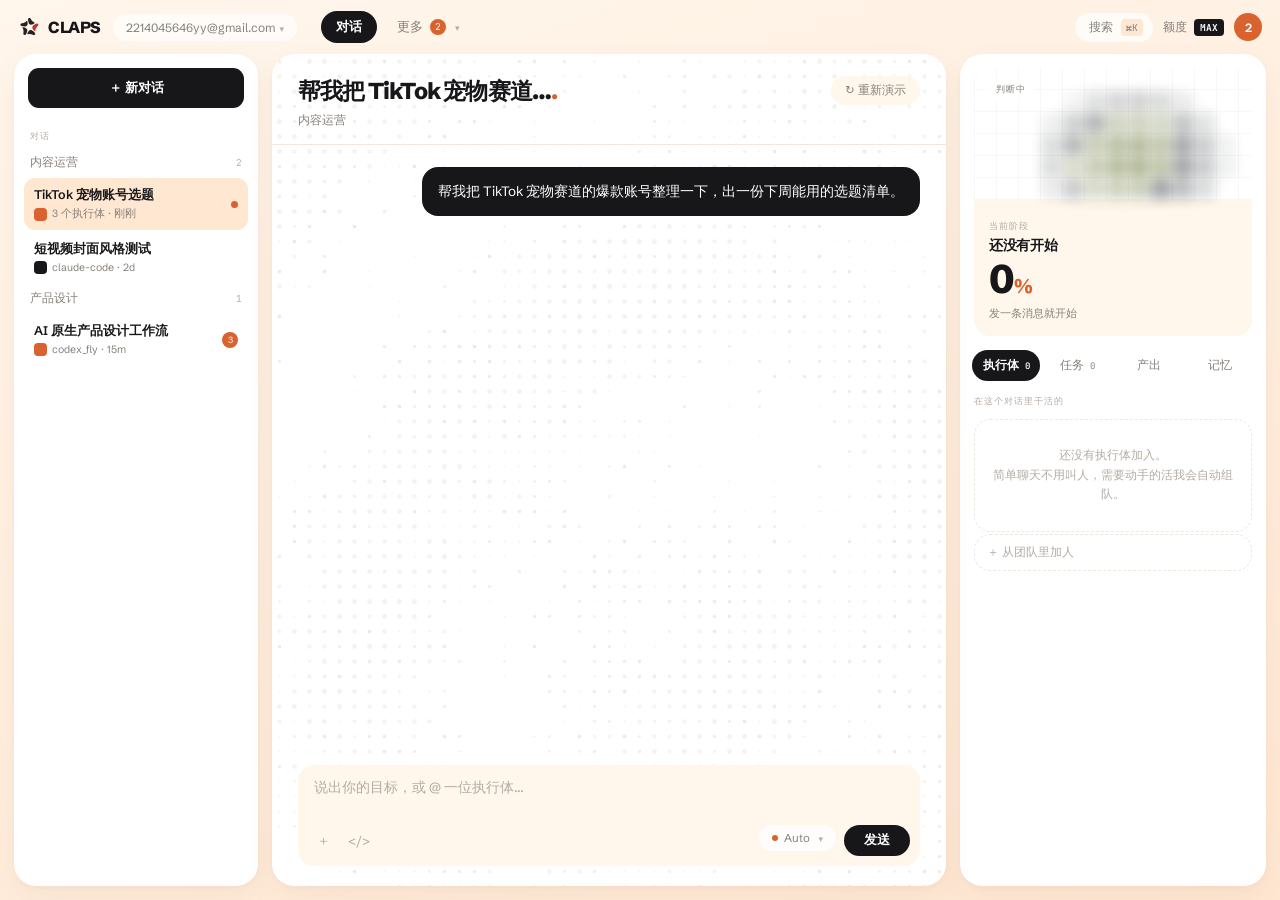
<file: workspace-live.html>
<!DOCTYPE html>
<html lang="zh-CN">
<head>
  <meta charset="UTF-8" />
  <meta name="viewport" content="width=device-width, initial-scale=1.0" />
  <title>CLAPS — 工作台 · 思考与执行</title>
  <link rel="preconnect" href="https://fonts.googleapis.com" />
  <link rel="preconnect" href="https://fonts.gstatic.com" crossorigin />
  <link href="https://fonts.googleapis.com/css2?family=Schibsted+Grotesk:wght@400;500;600;700;800&family=JetBrains+Mono:wght@400;500&display=swap" rel="stylesheet" />
  <link rel="stylesheet" href="workspace-live.css" />
  <link rel="icon" type="image/svg+xml" href="logo.svg" />
</head>
<body>

<header class="topbar">
  <a class="tb-logo" href="index.html"><img src="logo.svg" alt="" /><span>CLAPS</span></a>
  <button class="tb-org">2214045646yy@gmail.com <span class="caret">▾</span></button>
  <nav class="tb-nav">
    <button class="nv primary active" data-view="chat">对话</button>
    <div class="more-wrap">
      <button class="nv more" id="moreBtn"><span id="moreLabel">更多</span> <i class="nv-b" id="moreBadge">2</i> <span class="caret">▾</span></button>
      <div class="more-menu hidden" id="moreMenu">
        <div class="mm-label">全局 · 跨所有对话</div>
        <button class="mm-item" data-view="fleet"><span class="mm-n">执行体</span><i class="mm-b">3 在线</i></button>
        <button class="mm-item" data-view="projects"><span class="mm-n">项目</span><i class="mm-b">2</i></button>
        <button class="mm-item" data-view="memory"><span class="mm-n">记忆</span><i class="mm-b">6</i></button>
        <button class="mm-item" data-view="launch"><span class="mm-n">Launch</span></button>
        <button class="mm-item" data-view="tasks"><span class="mm-n">Neo 任务</span><i class="mm-b hot">2 待审查</i></button>
        <button class="mm-item" data-view="autos"><span class="mm-n">自动化</span><i class="mm-b">2 启用</i></button>
      </div>
    </div>
  </nav>
  <div class="tb-right">
    <button class="tb-search">搜索 <kbd>⌘K</kbd></button>
    <span class="tb-quota">额度 <b>MAX</b></span>
    <span class="tb-avatar">2</span>
  </div>
</header>

<div class="app" id="viewChat">
  <!-- ============ 左栏 ============ -->
  <aside class="side">
    <button class="new-chat">＋ 新对话</button>
    <div class="side-scroll">
      <div class="s-block">
        <div class="s-head"><span class="s-title">对话</span></div>
        <div class="proj">
          <div class="proj-head">内容运营 <span class="proj-n">2</span></div>
          <a class="conv active">
            <span class="c-main"><span class="c-name">TikTok 宠物账号选题</span>
            <span class="c-sub"><i class="ag ag-cx"></i>3 个执行体 · 刚刚</span></span>
            <i class="live-dot"></i>
          </a>
          <a class="conv">
            <span class="c-main"><span class="c-name">短视频封面风格测试</span>
            <span class="c-sub"><i class="ag ag-cc"></i>claude-code · 2d</span></span>
          </a>
        </div>
        <div class="proj">
          <div class="proj-head">产品设计 <span class="proj-n">1</span></div>
          <a class="conv">
            <span class="c-main"><span class="c-name">AI 原生产品设计工作流</span>
            <span class="c-sub"><i class="ag ag-cx"></i>codex_fly · 15m</span></span><i class="unread">3</i>
          </a>
        </div>
      </div>

    </div>
  </aside>

  <!-- ============ 中栏 ============ -->
  <main class="chat">
    <canvas id="bgField" aria-hidden="true"></canvas>

    <!-- 新对话：输入框居中的空状态 -->
    <div class="empty-chat hidden" id="emptyChat">
      <div class="ec-inner">
        <img class="ec-logo" src="logo.svg" alt="" />
        <h2>今天想做点什么<span class="dotp">？</span></h2>
        <p class="ec-sub">随便聊聊，或者交给团队一件正经事——我会判断要不要叫人。</p>
        <div class="ec-box">
          <textarea id="ecInput" rows="1" placeholder="说点什么，或者直接描述你的目标…"></textarea>
          <div class="ec-bar">
            <span class="ec-hint">Enter 发送</span>
            <button class="send" id="ecSend">发送</button>
          </div>
        </div>
        <div class="ec-chips">
          <button class="ec-chip" data-t="你好，你能帮我做什么？">你好，你能帮我做什么？</button>
          <button class="ec-chip" data-t="TikTok 现在什么宠物内容比较火？">TikTok 现在什么宠物内容比较火？</button>
          <button class="ec-chip hot" data-t="帮我把 TikTok 宠物赛道的爆款账号整理一下，出一份下周能用的选题清单。">帮我整理 TikTok 宠物爆款账号，出下周选题清单</button>
        </div>
      </div>
    </div>

    <header class="ch-head">
      <div class="ch-title">
        <h1>TikTok 宠物账号选题<span class="dotp">.</span></h1>
        <span class="ch-meta">内容运营 · 你 + 3 个执行体</span>
      </div>
      <button class="replay" id="replayBtn">↻ 重新演示</button>
    </header>

    <div class="ch-body" id="chatBody"></div>

    <footer class="ch-input">
      <div class="in-box">
        <textarea placeholder="说出你的目标，或 @ 一位执行体…"></textarea>
        <div class="in-bar">
          <div class="in-left"><button>＋</button><button>&lt;/&gt;</button></div>
          <div class="in-right">
            <div class="model-wrap">
              <button class="pill model-btn" id="modelBtn">
                <i class="auto-spark"></i><span id="modelLabel">Auto</span><span class="caret">▾</span>
              </button>
              <div class="model-menu hidden" id="modelMenu"></div>
            </div>
            <button class="send">发送</button>
          </div>
        </div>
      </div>
    </footer>
  </main>

  <!-- ============ 右栏 ============ -->
  <aside class="ctx">
    <!-- 阶段卡：每个阶段各自的进度，反馈不会让整体倒退 -->
    <div class="hero-card">
      <div class="hero-top">
        <canvas class="blob" id="heroBlob" height="132"></canvas>
        <span class="hero-stage" id="heroStage">待命</span>
        <span class="stage-badge hidden" id="stageBadge">阶段 1</span>
      </div>
      <div class="hero-foot">
        <span class="hero-label">当前阶段</span>
        <div class="stage-name" id="stageName">还没有开始</div>
        <div class="hero-num"><span id="heroNum">0</span><i>%</i></div>
        <span class="hero-sub" id="heroSub">发一条消息就开始</span>
      </div>
    </div>
    <div class="stage-strip" id="stageStrip"></div>

    <div class="ctx-tabs">
      <button class="ctx-tab active" data-tab="run">执行体 <i class="t-n">3</i></button>
      <button class="ctx-tab" data-tab="task">任务 <i class="t-n" id="taskCount">0</i></button>
      <button class="ctx-tab" data-tab="art">产出</button>
      <button class="ctx-tab" data-tab="mem">记忆</button>
    </div>

    <div class="ctx-body">
      <section class="pane active" data-pane="run">
        <div class="p-title">在这个对话里干活的</div>
        <div class="empty hidden" id="execEmpty">还没有执行体加入。<br />简单聊天不用叫人，需要动手的活我会自动组队。</div>
        <div id="execList">
        <div class="exec-card" data-mst="codex">
          <div class="ex-top"><i class="ag ag-cx"></i><span class="ex-n">codex_fly</span><span class="ex-st">待命</span></div>
          <div class="ex-task" data-extask>还没有派活</div>
          <div class="ex-foot"><span data-exmodel>—</span><span class="ex-hb">心跳 2s · 云端</span></div>
        </div>
        <div class="exec-card" data-mst="claps">
          <div class="ex-top"><i class="ag ag-ca"></i><span class="ex-n">claps-agent</span><span class="ex-st">待命</span></div>
          <div class="ex-task" data-extask>还没有派活</div>
          <div class="ex-foot"><span data-exmodel>—</span><span class="ex-hb">心跳 5s · 云端</span></div>
        </div>
        <div class="exec-card" data-mst="claude">
          <div class="ex-top"><i class="ag ag-cc"></i><span class="ex-n">claude-code</span><span class="ex-st">待命</span></div>
          <div class="ex-task" data-extask>还没有派活</div>
          <div class="ex-foot"><span data-exmodel>—</span><span class="ex-hb">心跳 2s · 本机</span></div>
        </div>
        </div>
        <button class="add-exec" id="addExecBtn">＋ 从团队里加人</button>

        <div class="add-panel hidden" id="addPanel">
          <div class="ap-head"><span>团队里还没进这个对话的</span><button class="ap-x" id="apClose">✕</button></div>
          <div id="apList"></div>
          <button class="ap-new">＋ 接入一台新的执行体</button>
        </div>
      </section>

      <section class="pane" data-pane="task">
        <div class="view-switch">
          <button class="vs-btn active" data-v="list">列表</button>
          <button class="vs-btn" data-v="graph">执行图</button>
        </div>
        <div class="tview active" data-v="list">
          <div class="p-title">这个对话产生的任务</div>
          <div id="taskList"></div>
          <div class="empty" id="taskEmpty">派出的活会变成任务卡出现在这里</div>
        </div>
        <div class="tview" data-v="graph">
          <div id="graphWrap" class="graph-wrap"></div>
          <div class="g-note">人的决策是图里的一个节点，不是图外的旁观者。</div>
        </div>
      </section>

      <section class="pane" data-pane="art">
        <div class="p-title">这个对话的产出</div>
        <div id="artList"></div>
        <div class="empty" id="artEmpty">还没有产出</div>
      </section>

      <section class="pane" data-pane="mem">
        <div class="p-title">这个对话记住的事</div>
        <div id="memList">
          <div class="mem-item">宠物赛道只看 <b>北美与东南亚</b> 市场</div>
        </div>
      </section>
    </div>
  </aside>
</div>

<!-- ============ 全局视图 ============ -->
<div class="global hidden" id="viewTasks">
  <header class="gl-head"><div><h1>Neo 任务<span class="dotp">.</span></h1>
    <p class="gl-sub">跨所有对话与项目的任务。单个对话的任务在右栏。</p></div>
    <button class="gl-cta">＋ 新建任务</button></header>
  <div class="stat-row">
    <div class="stat"><span class="st-l">待我审查</span><b class="st-n hot">2</b><canvas class="dotfield" data-mode="exec" data-progress="0.2" height="30"></canvas></div>
    <div class="stat"><span class="st-l">进行中</span><b class="st-n">3</b><canvas class="dotfield" data-mode="exec" data-progress="0.45" height="30"></canvas></div>
    <div class="stat"><span class="st-l">今日完成</span><b class="st-n">18</b><canvas class="dotfield" data-mode="exec" data-progress="0.86" height="30"></canvas></div>
    <div class="stat"><span class="st-l">阻塞</span><b class="st-n">1</b><canvas class="dotfield" data-mode="exec" data-progress="0.1" height="30"></canvas></div>
  </div>
  <div class="gl-body">
    <table class="gl-table">
      <thead><tr><th>任务</th><th>来源对话</th><th>执行体</th><th>状态</th><th>更新</th></tr></thead>
      <tbody>
        <tr class="need-you"><td><b>宠物赛道选题清单</b> <span class="gt-id">#131</span></td>
          <td class="gt-src">TikTok 宠物账号选题</td><td><i class="ag ag-cc"></i>claude-code</td>
          <td><span class="st review">待审查</span></td><td class="gt-time">刚刚</td></tr>
        <tr class="need-you"><td><b>整理 AI 原生工作流对照表</b> <span class="gt-id">#128</span></td>
          <td class="gt-src">AI 原生产品设计工作流</td><td><i class="ag ag-cx"></i>codex_fly</td>
          <td><span class="st review">待审查</span></td><td class="gt-time">2m 前</td></tr>
        <tr><td><b>爆款结构归类</b> <span class="gt-id">#130</span></td>
          <td class="gt-src">TikTok 宠物账号选题</td><td><i class="ag ag-ca"></i>claps-agent</td>
          <td><span class="st done">已完成</span></td><td class="gt-time">刚刚</td></tr>
        <tr><td><b>账号数据抓取</b> <span class="gt-id">#129</span></td>
          <td class="gt-src">TikTok 宠物账号选题</td><td><i class="ag ag-cx"></i>codex_fly</td>
          <td><span class="st done">已完成</span></td><td class="gt-time">刚刚</td></tr>
        <tr><td><b>周报汇总</b> <span class="gt-id">#126</span></td>
          <td class="gt-src">自动化 · 每周一 09:00</td><td><i class="ag ag-ca"></i>claps-agent</td>
          <td><span class="st block">阻塞 · 缺权限</span></td><td class="gt-time">3h 前</td></tr>
      </tbody>
    </table>
  </div>
</div>

<div class="global hidden" id="viewFleet">
  <header class="gl-head"><div><h1>执行体<span class="dotp">.</span></h1>
    <p class="gl-sub">你接入的所有 runtime、心跳与当前负载。</p></div>
    <button class="gl-cta">＋ 接入执行体</button></header>
  <div class="gl-body">
    <div class="fleet-grid">
      <div class="fl-card">
        <div class="fl-top"><i class="ag ag-cx big"></i><div><b>codex_fly</b><span>fly.io · 云端</span></div><span class="pulse on"></span></div>
        <canvas class="dotfield" data-mode="exec" data-progress="0.72" height="36"></canvas>
        <div class="fl-foot"><span>近 24h</span><b>12 个任务</b></div>
      </div>
      <div class="fl-card">
        <div class="fl-top"><i class="ag ag-ca big"></i><div><b>claps-agent</b><span>k8s · 云端</span></div><span class="pulse on"></span></div>
        <canvas class="dotfield" data-mode="think" height="36"></canvas>
        <div class="fl-foot"><span>近 24h</span><b>3 个任务</b></div>
      </div>
      <div class="fl-card">
        <div class="fl-top"><i class="ag ag-cc big"></i><div><b>claude-code</b><span>macbook · 本机</span></div><span class="pulse on"></span></div>
        <canvas class="dotfield" data-mode="exec" data-progress="0.4" height="36"></canvas>
        <div class="fl-foot"><span>近 24h</span><b>7 个任务</b></div>
      </div>
    </div>
  </div>
</div>

<div class="global hidden" id="viewProjects">
  <header class="gl-head"><div><h1>项目<span class="dotp">.</span></h1><p class="gl-sub">对话、任务与仓库的容器。</p></div>
    <button class="gl-cta">＋ 新建项目</button></header>
  <div class="gl-body"><div class="pj-grid">
    <div class="pj-card"><b class="pj-t">内容运营</b><span class="pj-s">2 个对话 · 3 个任务</span><span class="pj-repo mono">github.com/acme/content</span></div>
    <div class="pj-card"><b class="pj-t">产品设计</b><span class="pj-s">1 个对话 · 2 个任务</span><span class="pj-repo warn">未绑定仓库</span></div>
    <div class="pj-card add">＋ 新建项目</div>
  </div></div>
</div>

<div class="global hidden" id="viewMemory">
  <header class="gl-head"><div><h1>记忆<span class="dotp">.</span></h1>
    <p class="gl-sub">执行体跨对话记住的事实与偏好。</p></div>
    <button class="gl-cta">＋ 新增记忆</button></header>
  <div class="gl-body"><table class="gl-table">
    <thead><tr><th>记住的内容</th><th>范围</th><th>来源</th><th>更新</th></tr></thead>
    <tbody>
      <tr><td><b>宠物赛道只看北美与东南亚市场</b></td><td><span class="sc proj">项目 · 内容运营</span></td>
        <td class="gt-src">TikTok 宠物账号选题</td><td class="gt-time">刚刚</td></tr>
      <tr><td><b>选题清单要带完播率与涨粉数据</b></td><td><span class="sc conv">对话级</span></td>
        <td class="gt-src">TikTok 宠物账号选题</td><td class="gt-time">刚刚</td></tr>
      <tr><td><b>输出一律用中文，表格优先于长段落</b></td><td><span class="sc org">组织级</span></td>
        <td class="gt-src">手动添加</td><td class="gt-time">3d 前</td></tr>
      <tr><td><b>代码改动必须走 PR，不直接推 main</b></td><td><span class="sc org">组织级</span></td>
        <td class="gt-src">手动添加</td><td class="gt-time">1w 前</td></tr>
    </tbody>
  </table></div>
</div>

<div class="global hidden" id="viewLaunch">
  <header class="gl-head"><div><h1>Launch<span class="dotp">.</span></h1>
    <p class="gl-sub">从模板一键起一套配好的执行体与工作流。</p></div>
    <button class="gl-cta">＋ 自定义模板</button></header>
  <div class="gl-body"><div class="pj-grid">
    <div class="pj-card lp"><div class="lp-ic"><i class="ag ag-cx"></i><i class="ag ag-ca"></i><i class="ag ag-cc"></i></div>
      <b class="pj-t">赛道选题</b><span class="pj-s">抓取 → 归类 → 出清单，一条龙</span><button class="row-cta">启动 →</button></div>
    <div class="pj-card lp"><div class="lp-ic"><i class="ag ag-cc"></i><i class="ag ag-ca"></i></div>
      <b class="pj-t">代码评审</b><span class="pj-s">绑定仓库，改动走 PR，绿灯才合</span><button class="row-cta">启动 →</button></div>
    <div class="pj-card lp"><div class="lp-ic"><i class="ag ag-ca"></i></div>
      <b class="pj-t">每日简报</b><span class="pj-s">定时汇总昨日进展与今日阻塞</span><button class="row-cta">启动 →</button></div>
  </div></div>
</div>

<div class="global hidden" id="viewAutos">
  <header class="gl-head"><div><h1>自动化<span class="dotp">.</span></h1>
    <p class="gl-sub">定时触发的任务，结果回到对话。</p></div>
    <button class="gl-cta">＋ 新建定时任务</button></header>
  <div class="gl-body"><table class="gl-table">
    <thead><tr><th>名称</th><th>Cron</th><th>执行体</th><th>下次运行</th><th>启用</th></tr></thead>
    <tbody>
      <tr><td><b>每周爆款榜刷新</b></td><td class="mono">0 9 * * MON</td><td><i class="ag ag-cx"></i>codex_fly</td>
        <td class="gt-time">周一 09:00</td><td><span class="tg on"><i></i></span></td></tr>
      <tr><td><b>每日竞品监控</b></td><td class="mono">0 9 * * *</td><td><i class="ag ag-ca"></i>claps-agent</td>
        <td class="gt-time">明天 09:00</td><td><span class="tg on"><i></i></span></td></tr>
      <tr class="muted"><td><b>夜间数据清洗</b></td><td class="mono">0 2 * * *</td><td><i class="ag ag-cc"></i>claude-code</td>
        <td class="gt-time">已暂停</td><td><span class="tg"><i></i></span></td></tr>
    </tbody>
  </table></div>
</div>

<!-- 文档查阅 -->
<div class="doc-overlay hidden" id="docOverlay">
  <div class="doc">
    <header class="doc-head">
      <span class="doc-ic">MD</span>
      <div class="doc-t"><b>weekly-content-angles.md</b><span id="docMeta">v2 · 12 条选题</span></div>
      <div class="doc-vers" id="docVers"></div>
      <button class="doc-x" id="docClose">✕</button>
    </header>
    <div class="doc-body" id="docBody"></div>
    <footer class="doc-foot">
      <span id="docFootNote">存放在任务 #131 · 全程可追溯</span>
      <button class="doc-btn">复制</button>
      <button class="doc-btn primary">下载</button>
    </footer>
  </div>
</div>

<script src="workspace-live.js"></script>
</body>
</html>
</file>
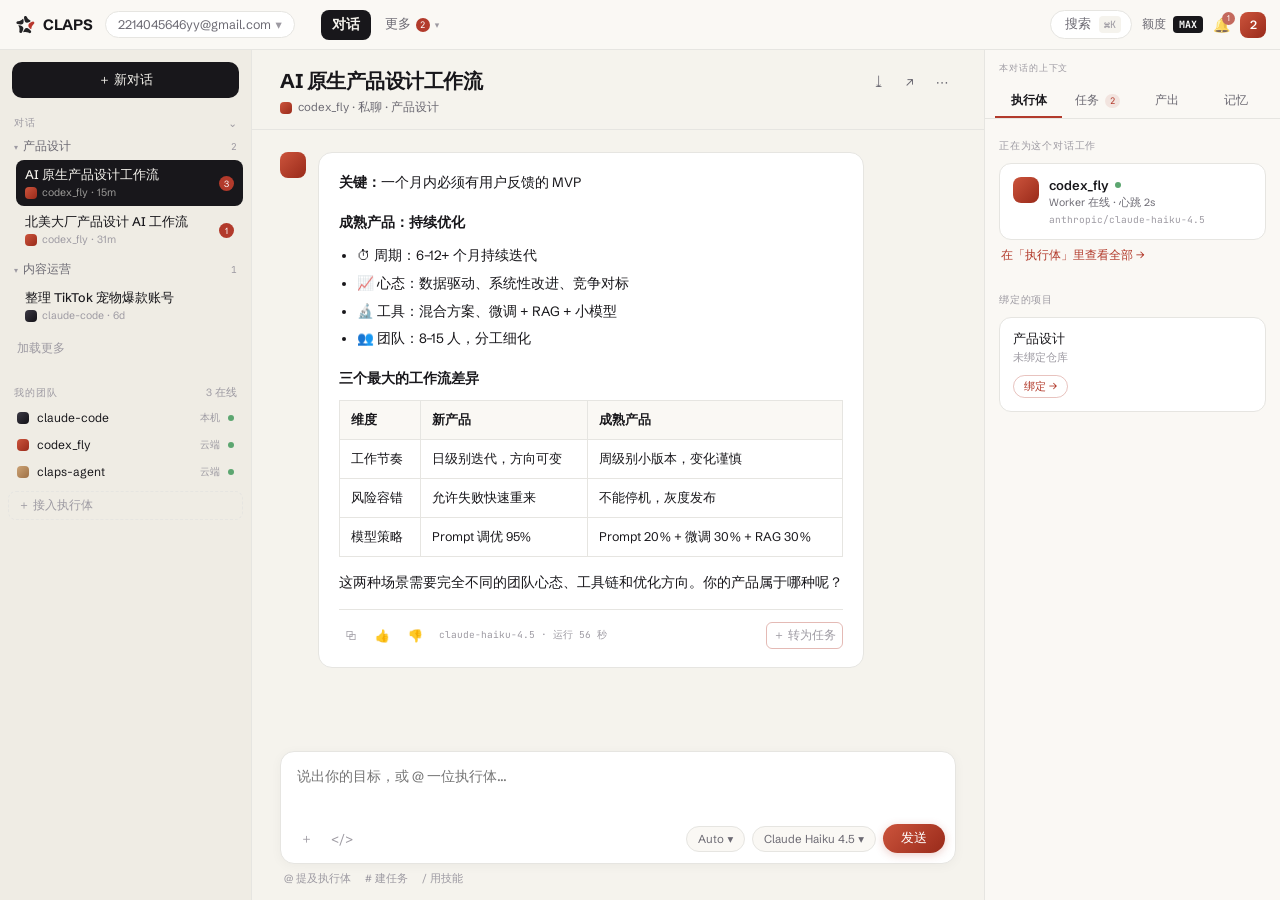
<file: workspace.html>
<!DOCTYPE html>
<html lang="zh-CN">
<head>
  <meta charset="UTF-8" />
  <meta name="viewport" content="width=device-width, initial-scale=1.0" />
  <title>CLAPS — 工作台信息架构改版</title>
  <link rel="preconnect" href="https://fonts.googleapis.com" />
  <link rel="preconnect" href="https://fonts.gstatic.com" crossorigin />
  <link href="https://fonts.googleapis.com/css2?family=Schibsted+Grotesk:wght@400;500;600;700&family=JetBrains+Mono:wght@400&display=swap" rel="stylesheet" />
  <link rel="stylesheet" href="workspace.css" />
  <link rel="icon" type="image/svg+xml" href="logo.svg" />
</head>
<body>

<!-- ============ 顶栏：对话是主视图，右侧一组是跨对话的全局管理台 ============ -->
<header class="topbar">
  <a class="tb-logo" href="index.html" title="回到首页">
    <img src="logo.svg" alt="" /><span>CLAPS</span>
  </a>
  <button class="tb-org">2214045646yy@gmail.com <span class="caret">▾</span></button>

  <nav class="tb-nav">
    <button class="nv primary active" data-view="chat">对话</button>

    <div class="more-wrap">
      <button class="nv more" id="moreBtn">
        <span id="moreLabel">更多</span> <i class="nv-b" id="moreBadge">2</i> <span class="caret">▾</span>
      </button>
      <div class="more-menu hidden" id="moreMenu">
        <div class="mm-label">全局 · 跨所有对话</div>
        <button class="mm-item" data-view="fleet">
          <svg class="mi" viewBox="0 0 16 16"><rect x="2.5" y="4" width="11" height="8.5" rx="2"/><path d="M2.5 7h11"/></svg>
          <span class="mm-n">执行体</span><i class="mm-b">3 在线</i>
        </button>
        <button class="mm-item" data-view="projects">
          <svg class="mi" viewBox="0 0 16 16"><path d="M2.5 5.5a1.5 1.5 0 0 1 1.5-1.5h2l1.3 1.6h5.2a1.5 1.5 0 0 1 1.5 1.5v4.4a1.5 1.5 0 0 1-1.5 1.5H4a1.5 1.5 0 0 1-1.5-1.5z"/></svg>
          <span class="mm-n">项目</span><i class="mm-b">2</i>
        </button>
        <button class="mm-item" data-view="memory">
          <svg class="mi" viewBox="0 0 16 16"><circle cx="8" cy="8" r="5.5"/><path d="M8 2.5v11M4 5.2c1.6 1.3 6.4 1.3 8 0M4 10.8c1.6-1.3 6.4-1.3 8 0"/></svg>
          <span class="mm-n">记忆</span><i class="mm-b">6</i>
        </button>
        <button class="mm-item" data-view="launch">
          <svg class="mi" viewBox="0 0 16 16"><path d="M9.5 3.2c2.2-.8 3.8-.5 3.8-.5s.3 1.6-.5 3.8c-.6 1.7-2 3.2-3.6 4.2l-2-2-2-2c1-1.6 2.5-3 4.3-3.5z"/><path d="M5.2 10.8l-2.4 2.4M6.5 12.5l-1 1M3.5 9.5l-1 1"/></svg>
          <span class="mm-n">Launch</span>
        </button>
        <button class="mm-item" data-view="tasks">
          <svg class="mi" viewBox="0 0 16 16"><path d="M8 2.2l4.8 1.8v4c0 2.7-2 4.7-4.8 5.8-2.8-1.1-4.8-3.1-4.8-5.8v-4z"/><path d="M6 7.9l1.5 1.5L10.2 6.5"/></svg>
          <span class="mm-n">Neo 任务</span><i class="mm-b hot">2 待审查</i>
        </button>
        <button class="mm-item" data-view="autos">
          <svg class="mi" viewBox="0 0 16 16"><circle cx="8" cy="8" r="5.6"/><path d="M8 4.8V8l2.2 1.4"/></svg>
          <span class="mm-n">自动化</span><i class="mm-b">2 启用</i>
        </button>
      </div>
    </div>
  </nav>

  <div class="tb-right">
    <button class="tb-search">搜索 <kbd>⌘K</kbd></button>
    <span class="tb-quota">额度 <b>MAX</b></span>
    <button class="tb-icon" title="通知">🔔<i class="badge">1</i></button>
    <span class="tb-avatar">2</span>
  </div>
</header>

<!-- ============ 视图 1：对话（默认主视图，三栏） ============ -->
<div class="app" id="viewChat">

  <aside class="side">
    <button class="new-chat">＋ 新对话</button>
    <div class="side-scroll">
      <div class="s-block">
        <div class="s-head"><span class="s-title">对话</span><span class="s-tools">⌄</span></div>

        <div class="proj">
          <div class="proj-head"><span class="tw">▾</span>产品设计 <span class="proj-n">2</span></div>
          <a class="conv active">
            <span class="c-main">
              <span class="c-name">AI 原生产品设计工作流</span>
              <span class="c-sub"><i class="ag ag-cx"></i>codex_fly · 15m</span>
            </span><i class="unread">3</i>
          </a>
          <a class="conv">
            <span class="c-main">
              <span class="c-name">北美大厂产品设计 AI 工作流</span>
              <span class="c-sub"><i class="ag ag-cx"></i>codex_fly · 31m</span>
            </span><i class="unread">1</i>
          </a>
        </div>

        <div class="proj">
          <div class="proj-head"><span class="tw">▾</span>内容运营 <span class="proj-n">1</span></div>
          <a class="conv">
            <span class="c-main">
              <span class="c-name">整理 TikTok 宠物爆款账号</span>
              <span class="c-sub"><i class="ag ag-cc"></i>claude-code · 6d</span>
            </span>
          </a>
        </div>
        <button class="s-more">加载更多</button>
      </div>

      <div class="s-block">
        <div class="s-head"><span class="s-title">我的团队</span><span class="s-count">3 在线</span></div>
        <a class="mem"><i class="ag ag-cc"></i><span class="m-name">claude-code</span><span class="m-loc">本机</span><i class="dot on"></i></a>
        <a class="mem"><i class="ag ag-cx"></i><span class="m-name">codex_fly</span><span class="m-loc">云端</span><i class="dot on"></i></a>
        <a class="mem"><i class="ag ag-ca"></i><span class="m-name">claps-agent</span><span class="m-loc">云端</span><i class="dot on"></i></a>
        <button class="s-add">＋ 接入执行体</button>
      </div>
    </div>
  </aside>

  <main class="chat">
    <header class="ch-head">
      <div class="ch-title">
        <h1>AI 原生产品设计工作流</h1>
        <span class="ch-meta"><i class="ag ag-cx"></i>codex_fly · 私聊 · 产品设计</span>
      </div>
      <div class="ch-acts"><button title="下载">⤓</button><button title="分享">↗</button><button title="更多">⋯</button></div>
    </header>

    <div class="ch-body">
      <div class="bubble-row">
        <i class="ag ag-cx big"></i>
        <div class="bubble">
          <p><b>关键：</b>一个月内必须有用户反馈的 MVP</p>
          <p class="sec-t">成熟产品：持续优化</p>
          <ul>
            <li>⏱ 周期：6–12+ 个月持续迭代</li>
            <li>📈 心态：数据驱动、系统性改进、竞争对标</li>
            <li>🔬 工具：混合方案、微调 + RAG + 小模型</li>
            <li>👥 团队：8–15 人，分工细化</li>
          </ul>
          <p class="sec-t">三个最大的工作流差异</p>
          <table class="tbl">
            <thead><tr><th>维度</th><th>新产品</th><th>成熟产品</th></tr></thead>
            <tbody>
              <tr><td>工作节奏</td><td>日级别迭代，方向可变</td><td>周级别小版本，变化谨慎</td></tr>
              <tr><td>风险容错</td><td>允许失败快速重来</td><td>不能停机，灰度发布</td></tr>
              <tr><td>模型策略</td><td>Prompt 调优 95%</td><td>Prompt 20% + 微调 30% + RAG 30%</td></tr>
            </tbody>
          </table>
          <p>这两种场景需要完全不同的团队心态、工具链和优化方向。你的产品属于哪种呢？</p>
          <div class="b-foot">
            <button>⧉</button><button>👍</button><button>👎</button>
            <span class="b-run">claude-haiku-4.5 · 运行 56 秒</span>
            <button class="b-task">＋ 转为任务</button>
          </div>
        </div>
      </div>
    </div>

    <footer class="ch-input">
      <div class="in-box">
        <textarea placeholder="说出你的目标，或 @ 一位执行体…"></textarea>
        <div class="in-bar">
          <div class="in-left"><button>＋</button><button>&lt;/&gt;</button></div>
          <div class="in-right">
            <button class="pill">Auto ▾</button>
            <button class="pill">Claude Haiku 4.5 ▾</button>
            <button class="send">发送</button>
          </div>
        </div>
      </div>
      <div class="in-hints"><span>@ 提及执行体</span><span># 建任务</span><span>/ 用技能</span></div>
    </footer>
  </main>

  <!-- 右栏：范围明确写成「本对话」，并给出通往全局的出口 -->
  <aside class="ctx">
    <div class="ctx-scope">本对话的上下文</div>
    <div class="ctx-tabs">
      <button class="ctx-tab active" data-tab="run">执行体</button>
      <button class="ctx-tab" data-tab="task">任务 <i class="t-n">2</i></button>
      <button class="ctx-tab" data-tab="art">产出</button>
      <button class="ctx-tab" data-tab="mem">记忆</button>
    </div>

    <div class="ctx-body">
      <section class="pane active" data-pane="run">
        <div class="p-title">正在为这个对话工作</div>
        <div class="runner">
          <i class="ag ag-cx big"></i>
          <div class="r-info">
            <div class="r-name">codex_fly <i class="dot on"></i></div>
            <div class="r-sub">Worker 在线 · 心跳 2s</div>
            <div class="r-sub mono">anthropic/claude-haiku-4.5</div>
          </div>
        </div>
        <a class="p-all" data-goto="fleet">在「执行体」里查看全部 →</a>
        <div class="p-title">绑定的项目</div>
        <div class="bind">
          <span class="bind-name">产品设计</span>
          <span class="bind-sub">未绑定仓库</span>
          <button class="mini">绑定 →</button>
        </div>
      </section>

      <section class="pane" data-pane="task">
        <div class="view-switch">
          <button class="vs-btn active" data-view="list">列表</button>
          <button class="vs-btn" data-view="graph">执行图</button>
        </div>

        <div class="view active" data-view="list">
          <div class="p-title">这个对话产生的任务</div>
          <div class="task-card">
            <div class="tk-t">整理 AI 原生工作流对照表</div>
            <div class="tk-m"><i class="ag ag-cx"></i>codex_fly<span class="st review">待审查</span></div>
          </div>
          <div class="task-card">
            <div class="tk-t">补充成熟产品指标体系</div>
            <div class="tk-m"><i class="ag ag-cc"></i>claude-code<span class="st doing">进行中</span></div>
          </div>
          <a class="p-all" data-goto="tasks">在「Neo 任务」里查看全部 →</a>
        </div>

        <div class="view" data-view="graph">
          <div class="p-title">执行图 · task#128</div>
          <svg class="graph" viewBox="0 0 268 356" role="img" aria-label="任务执行图">
            <defs>
              <marker id="ar" viewBox="0 0 8 8" refX="6" refY="4" markerWidth="5" markerHeight="5" orient="auto">
                <path d="M0 0 L8 4 L0 8 z" fill="#c9c5bc" />
              </marker>
            </defs>
            <g class="edges" stroke="#c9c5bc" stroke-width="1.3" fill="none" marker-end="url(#ar)">
              <path d="M134 44 V58 H44 V74" /><path d="M134 44 V58 H134 V74" /><path d="M134 44 V58 H224 V74" />
              <path d="M44 126 V142 H134 V158" /><path d="M134 126 V158" /><path d="M224 126 V142 H134 V158" />
              <path d="M134 210 V236" /><path d="M134 288 V314" />
            </g>
            <g class="node done">
              <rect x="94" y="10" width="80" height="34" rx="9" />
              <text x="134" y="26" class="n-t">目标</text><text x="134" y="37" class="n-s">对照表 + 指标</text>
            </g>
            <g class="node done">
              <rect x="4" y="76" width="80" height="50" rx="9" />
              <text x="44" y="93" class="n-t">调研</text><text x="44" y="105" class="n-s">codex_fly</text><text x="44" y="117" class="n-m">12.4s ✓</text>
            </g>
            <g class="node done">
              <rect x="94" y="76" width="80" height="50" rx="9" />
              <text x="134" y="93" class="n-t">文案</text><text x="134" y="105" class="n-s">claude-code</text><text x="134" y="117" class="n-m">8.1s ✓</text>
            </g>
            <g class="node run">
              <rect x="184" y="76" width="80" height="50" rx="9" />
              <text x="224" y="93" class="n-t">数据</text><text x="224" y="105" class="n-s">claps-agent</text><text x="224" y="117" class="n-m">运行中 ↻1</text>
            </g>
            <g class="node wait">
              <rect x="94" y="160" width="80" height="50" rx="9" />
              <text x="134" y="177" class="n-t">整合</text><text x="134" y="189" class="n-s">codex_fly</text><text x="134" y="201" class="n-m">等待依赖</text>
            </g>
            <g class="node gate">
              <rect x="94" y="238" width="80" height="50" rx="9" />
              <text x="134" y="255" class="n-t">人工审查</text><text x="134" y="267" class="n-s">你</text><text x="134" y="279" class="n-m">阻塞式检查点</text>
            </g>
            <g class="node idle">
              <rect x="94" y="316" width="80" height="34" rx="9" />
              <text x="134" y="332" class="n-t">交付</text><text x="134" y="343" class="n-s">artifact ×2</text>
            </g>
          </svg>
          <div class="g-legend">
            <span><i class="lg done"></i>完成</span><span><i class="lg run"></i>运行</span>
            <span><i class="lg wait"></i>等待</span><span><i class="lg gate"></i>你的检查点</span>
          </div>
          <div class="g-stats">
            <span>并发 <b>3</b></span><span>检查点 <b>1</b></span><span>重试 <b>1</b></span><span>耗时 <b>20.5s</b></span>
          </div>
          <div class="g-note">人的决策是图里的一个节点，不是图外的旁观者。</div>
          <a class="p-all">打开完整图 / 导出 DAG →</a>
        </div>
      </section>

      <section class="pane" data-pane="art">
        <div class="p-title">这个对话的产出</div>
        <div class="art"><span class="art-ic">DOC</span><span><b>ai-native-workflow.md</b><br /><span class="art-s">v2 · 10:06 PM</span></span></div>
        <div class="art"><span class="art-ic">CSV</span><span><b>workflow-matrix.csv</b><br /><span class="art-s">v1 · 09:41 PM</span></span></div>
      </section>

      <section class="pane" data-pane="mem">
        <div class="p-title">这个对话记住的事</div>
        <div class="mem-item">产品处于 <b>0→1 新产品</b> 阶段，目标一个月内出 MVP</div>
        <div class="mem-item">偏好中文输出，表格优先于长段落</div>
        <a class="p-all" data-goto="memory">在「记忆」里管理全部 →</a>
      </section>
    </div>
  </aside>
</div>

<!-- ============ 视图 2：全部任务（跨对话的管理台） ============ -->
<div class="global hidden" id="viewTasks">
  <header class="gl-head">
    <div>
      <h1>Neo 任务</h1>
      <p class="gl-sub">跨所有对话与项目的任务。这里管全局，单个对话的任务在右栏。</p>
    </div>
    <button class="gl-cta">＋ 新建任务</button>
  </header>

  <div class="gl-filters">
    <button class="f-chip urgent active">待我审查 <i>2</i></button>
    <button class="f-chip">进行中 <i>3</i></button>
    <button class="f-chip">已完成 <i>18</i></button>
    <button class="f-chip">阻塞 <i>1</i></button>
    <span class="f-gap"></span>
    <button class="f-sel">执行体：全部 ▾</button>
    <button class="f-sel">项目：全部 ▾</button>
    <div class="view-switch inline">
      <button class="gv-btn active" data-gv="table">列表</button>
      <button class="gv-btn" data-gv="board">看板</button>
    </div>
  </div>

  <div class="gl-body">
    <!-- 列表 -->
    <div class="gview active" data-gv="table">
      <table class="gl-table">
        <thead>
          <tr><th>任务</th><th>来源对话</th><th>执行体</th><th>状态</th><th>更新</th><th></th></tr>
        </thead>
        <tbody>
          <tr class="need-you">
            <td><span class="gt-name">整理 AI 原生工作流对照表</span><span class="gt-id">#128</span></td>
            <td class="gt-src">AI 原生产品设计工作流</td>
            <td><i class="ag ag-cx"></i>codex_fly</td>
            <td><span class="st review">待审查</span></td>
            <td class="gt-time">2m 前</td>
            <td><button class="row-cta">去审查</button></td>
          </tr>
          <tr class="need-you">
            <td><span class="gt-name">TikTok 账号选题清单</span><span class="gt-id">#124</span></td>
            <td class="gt-src">整理 TikTok 宠物爆款账号</td>
            <td><i class="ag ag-cc"></i>claude-code</td>
            <td><span class="st review">待审查</span></td>
            <td class="gt-time">1h 前</td>
            <td><button class="row-cta">去审查</button></td>
          </tr>
          <tr>
            <td><span class="gt-name">补充成熟产品指标体系</span><span class="gt-id">#129</span></td>
            <td class="gt-src">AI 原生产品设计工作流</td>
            <td><i class="ag ag-cc"></i>claude-code</td>
            <td><span class="st doing">进行中</span></td>
            <td class="gt-time">刚刚</td>
            <td></td>
          </tr>
          <tr>
            <td><span class="gt-name">竞品指标抓取</span><span class="gt-id">#127</span></td>
            <td class="gt-src">北美大厂产品设计 AI 工作流</td>
            <td><i class="ag ag-ca"></i>claps-agent</td>
            <td><span class="st doing">进行中 ↻1</span></td>
            <td class="gt-time">6m 前</td>
            <td></td>
          </tr>
          <tr>
            <td><span class="gt-name">周报汇总</span><span class="gt-id">#126</span></td>
            <td class="gt-src">自动化 · 每周一 09:00</td>
            <td><i class="ag ag-ca"></i>claps-agent</td>
            <td><span class="st block">阻塞 · 缺权限</span></td>
            <td class="gt-time">3h 前</td>
            <td><button class="row-cta ghost">查看原因</button></td>
          </tr>
          <tr class="muted">
            <td><span class="gt-name">落地页文案初稿</span><span class="gt-id">#121</span></td>
            <td class="gt-src">北美大厂产品设计 AI 工作流</td>
            <td><i class="ag ag-cx"></i>codex_fly</td>
            <td><span class="st done">已完成</span></td>
            <td class="gt-time">昨天</td>
            <td></td>
          </tr>
        </tbody>
      </table>
    </div>

    <!-- 看板 -->
    <div class="gview" data-gv="board">
      <div class="board">
        <div class="bd-col">
          <div class="bd-h">待办 <i>2</i></div>
          <div class="bd-card"><b>指标口径对齐</b><span><i class="ag ag-cx"></i>codex_fly</span></div>
          <div class="bd-card"><b>整理引用来源</b><span><i class="ag ag-cc"></i>claude-code</span></div>
        </div>
        <div class="bd-col">
          <div class="bd-h">进行中 <i>2</i></div>
          <div class="bd-card"><b>补充成熟产品指标体系</b><span><i class="ag ag-cc"></i>claude-code</span></div>
          <div class="bd-card"><b>竞品指标抓取</b><span><i class="ag ag-ca"></i>claps-agent · ↻1</span></div>
        </div>
        <div class="bd-col hot">
          <div class="bd-h">待我审查 <i>2</i></div>
          <div class="bd-card gate"><b>整理 AI 原生工作流对照表</b><span><i class="ag ag-cx"></i>codex_fly</span></div>
          <div class="bd-card gate"><b>TikTok 账号选题清单</b><span><i class="ag ag-cc"></i>claude-code</span></div>
        </div>
        <div class="bd-col">
          <div class="bd-h">已完成 <i>18</i></div>
          <div class="bd-card muted"><b>落地页文案初稿</b><span><i class="ag ag-cx"></i>codex_fly</span></div>
        </div>
      </div>
    </div>
  </div>
</div>

<!-- ============ 视图 3：全部执行体（舰队管理） ============ -->
<div class="global hidden" id="viewFleet">
  <header class="gl-head">
    <div>
      <h1>执行体</h1>
      <p class="gl-sub">你接入的所有 runtime、心跳与运行状态。单个对话在用哪台，看右栏。</p>
    </div>
    <button class="gl-cta">＋ 接入执行体</button>
  </header>

  <div class="gl-body">
    <table class="gl-table">
      <thead><tr><th>执行体</th><th>位置</th><th>模型</th><th>心跳</th><th>近 24h 任务</th><th>状态</th><th></th></tr></thead>
      <tbody>
        <tr>
          <td><i class="ag ag-cc"></i><span class="gt-name">claude-code</span></td>
          <td class="gt-src mono">macbook-pro · 本机</td>
          <td class="mono gt-time">claude-sonnet-4.5</td>
          <td class="mono gt-time">2s</td>
          <td class="gt-time">7</td>
          <td><span class="st done">在线</span></td>
          <td><button class="row-cta ghost">日志</button><button class="row-cta ghost">重启</button></td>
        </tr>
        <tr>
          <td><i class="ag ag-cx"></i><span class="gt-name">codex_fly</span></td>
          <td class="gt-src mono">codex_fly · 云端托管</td>
          <td class="mono gt-time">claude-haiku-4.5</td>
          <td class="mono gt-time">2s</td>
          <td class="gt-time">12</td>
          <td><span class="st done">在线</span></td>
          <td><button class="row-cta ghost">日志</button><button class="row-cta ghost">重启</button></td>
        </tr>
        <tr>
          <td><i class="ag ag-ca"></i><span class="gt-name">claps-agent</span></td>
          <td class="gt-src mono">k8s · 云端托管</td>
          <td class="mono gt-time">claude-haiku-4.5</td>
          <td class="mono gt-time">5s</td>
          <td class="gt-time">3</td>
          <td><span class="st doing">运行中</span></td>
          <td><button class="row-cta ghost">日志</button><button class="row-cta ghost">重启</button></td>
        </tr>
      </tbody>
    </table>
  </div>
</div>

<!-- ============ 视图 4：项目 ============ -->
<div class="global hidden" id="viewProjects">
  <header class="gl-head">
    <div><h1>项目</h1><p class="gl-sub">对话、任务与仓库的容器。</p></div>
    <button class="gl-cta">＋ 新建项目</button>
  </header>
  <div class="gl-body">
    <div class="pj-grid">
      <div class="pj-card">
        <div class="pj-t">产品设计</div>
        <div class="pj-s">2 个对话 · 3 个任务</div>
        <div class="pj-repo warn">未绑定仓库</div>
      </div>
      <div class="pj-card">
        <div class="pj-t">内容运营</div>
        <div class="pj-s">1 个对话 · 2 个任务</div>
        <div class="pj-repo mono">github.com/acme/content</div>
      </div>
      <div class="pj-card add">＋ 新建项目</div>
    </div>
  </div>
</div>

<!-- ============ 视图：记忆 ============ -->
<div class="global hidden" id="viewMemory">
  <header class="gl-head">
    <div>
      <h1>记忆</h1>
      <p class="gl-sub">执行体跨对话记住的事实与偏好。改这里会影响之后所有对话；单个对话记住了什么，看右栏。</p>
    </div>
    <button class="gl-cta">＋ 新增记忆</button>
  </header>

  <div class="gl-filters">
    <button class="f-chip active">全部 <i>6</i></button>
    <button class="f-chip">组织级 <i>2</i></button>
    <button class="f-chip">项目级 <i>3</i></button>
    <button class="f-chip">对话级 <i>1</i></button>
  </div>

  <div class="gl-body">
    <table class="gl-table">
      <thead><tr><th>记住的内容</th><th>范围</th><th>来源</th><th>更新</th><th></th></tr></thead>
      <tbody>
        <tr>
          <td><span class="gt-name">输出一律用中文，表格优先于长段落</span></td>
          <td><span class="sc org">组织级</span></td>
          <td class="gt-src">手动添加</td>
          <td class="gt-time">3d 前</td>
          <td><button class="row-cta ghost">编辑</button></td>
        </tr>
        <tr>
          <td><span class="gt-name">产品处于 0→1 阶段，目标一个月出 MVP</span></td>
          <td><span class="sc proj">项目 · 产品设计</span></td>
          <td class="gt-src">AI 原生产品设计工作流</td>
          <td class="gt-time">15m 前</td>
          <td><button class="row-cta ghost">编辑</button></td>
        </tr>
        <tr>
          <td><span class="gt-name">竞品对标固定看这 3 家：Manus / Devin / Cursor</span></td>
          <td><span class="sc proj">项目 · 产品设计</span></td>
          <td class="gt-src">北美大厂产品设计 AI 工作流</td>
          <td class="gt-time">31m 前</td>
          <td><button class="row-cta ghost">编辑</button></td>
        </tr>
        <tr>
          <td><span class="gt-name">代码改动必须走 PR，不直接推 main</span></td>
          <td><span class="sc org">组织级</span></td>
          <td class="gt-src">手动添加</td>
          <td class="gt-time">1w 前</td>
          <td><button class="row-cta ghost">编辑</button></td>
        </tr>
        <tr>
          <td><span class="gt-name">宠物赛道只看北美与东南亚市场</span></td>
          <td><span class="sc proj">项目 · 内容运营</span></td>
          <td class="gt-src">整理 TikTok 宠物爆款账号</td>
          <td class="gt-time">6d 前</td>
          <td><button class="row-cta ghost">编辑</button></td>
        </tr>
        <tr>
          <td><span class="gt-name">这轮汇报对象是投资人，不是内部团队</span></td>
          <td><span class="sc conv">对话级</span></td>
          <td class="gt-src">AI 原生产品设计工作流</td>
          <td class="gt-time">12m 前</td>
          <td><button class="row-cta ghost">编辑</button></td>
        </tr>
      </tbody>
    </table>
  </div>
</div>

<!-- ============ 视图：Launch ============ -->
<div class="global hidden" id="viewLaunch">
  <header class="gl-head">
    <div>
      <h1>Launch</h1>
      <p class="gl-sub">从模板一键起一套配好的执行体与工作流，直接开工，不用从空对话开始。</p>
    </div>
    <button class="gl-cta">＋ 自定义模板</button>
  </header>

  <div class="gl-body">
    <div class="lp-note">⚠️ 这一屏我不确定 Launch 在真实产品里的定位，先按「工作流模板」的假设做了。你告诉我实际是什么，我再改。</div>
    <div class="pj-grid">
      <div class="pj-card lp">
        <div class="lp-ic"><i class="ag ag-cx"></i><i class="ag ag-cc"></i></div>
        <div class="pj-t">竞品调研</div>
        <div class="pj-s">调研 + 文案两个执行体，产出一页对比报告</div>
        <button class="row-cta">启动 →</button>
      </div>
      <div class="pj-card lp">
        <div class="lp-ic"><i class="ag ag-cc"></i><i class="ag ag-ca"></i></div>
        <div class="pj-t">代码评审</div>
        <div class="pj-s">绑定仓库，改动走 PR，绿灯 CI 才能合并</div>
        <button class="row-cta">启动 →</button>
      </div>
      <div class="pj-card lp">
        <div class="lp-ic"><i class="ag ag-ca"></i></div>
        <div class="pj-t">每日简报</div>
        <div class="pj-s">定时汇总昨日进展与今日阻塞</div>
        <button class="row-cta">启动 →</button>
      </div>
    </div>
  </div>
</div>

<!-- ============ 视图 5：自动化 ============ -->
<div class="global hidden" id="viewAutos">
  <header class="gl-head">
    <div><h1>自动化</h1><p class="gl-sub">定时触发的任务。到点由指定执行体运行，结果回到对话。</p></div>
    <button class="gl-cta">＋ 新建定时任务</button>
  </header>
  <div class="gl-body">
    <table class="gl-table">
      <thead><tr><th>名称</th><th>Cron</th><th>执行体</th><th>下次运行</th><th>启用</th></tr></thead>
      <tbody>
        <tr>
          <td><span class="gt-name">每周周报汇总</span></td>
          <td class="mono gt-time">0 9 * * MON</td>
          <td><i class="ag ag-ca"></i>claps-agent</td>
          <td class="gt-time">周一 09:00 · 还有 2 天</td>
          <td><span class="tg on"><i></i></span></td>
        </tr>
        <tr>
          <td><span class="gt-name">每日竞品监控</span></td>
          <td class="mono gt-time">0 9 * * *</td>
          <td><i class="ag ag-cx"></i>codex_fly</td>
          <td class="gt-time">明天 09:00</td>
          <td><span class="tg on"><i></i></span></td>
        </tr>
        <tr class="muted">
          <td><span class="gt-name">夜间数据清洗</span></td>
          <td class="mono gt-time">0 2 * * *</td>
          <td><i class="ag ag-cc"></i>claude-code</td>
          <td class="gt-time">已暂停</td>
          <td><span class="tg"><i></i></span></td>
        </tr>
      </tbody>
    </table>
  </div>
</div>

<script src="workspace.js"></script>
</body>
</html>
</file>
<file: style.css>
/* ============ tokens ============ */
:root {
  --ink: #18171b;
  --muted: #6c6a73;
  --red: #b23a2b;
  --red-dark: #9c3123;
  --border: #e6e5e1;
  --bg: #f5f3ed;
  --bg-light: #faf8f4;
  --card: #ffffff;
  --content-w: 1035px;
  --ease-out: cubic-bezier(0.22, 1, 0.36, 1);
}

* { margin: 0; padding: 0; box-sizing: border-box; }

html { scroll-behavior: smooth; }

body {
  font-family: "Schibsted Grotesk", system-ui, sans-serif;
  color: var(--ink);
  background: linear-gradient(180deg, var(--bg-light) 0%, var(--bg) 55%, #f2efe7 100%);
  overflow-x: hidden;
  position: relative;
}

/* ============ drifting background blobs ============ */
.blob {
  position: absolute;
  border-radius: 999px;
  filter: blur(60px);
  pointer-events: none;
  z-index: 0;
}
.blob-top {
  top: -80px; right: -40px;
  width: 220px; height: 220px;
  background: rgba(178, 58, 43, 0.06);
  animation: drift-a 22s ease-in-out infinite alternate;
}
.blob-bottom {
  bottom: -120px; left: -60px;
  width: 260px; height: 260px;
  background: rgba(178, 58, 43, 0.05);
  animation: drift-b 26s ease-in-out infinite alternate;
}
@keyframes drift-a {
  from { transform: translate(0, 0) scale(1); }
  to   { transform: translate(-60px, 50px) scale(1.15); }
}
@keyframes drift-b {
  from { transform: translate(0, 0) scale(1); }
  to   { transform: translate(70px, -40px) scale(1.1); }
}

/* ============ shared bits ============ */
.sq {
  display: inline-block;
  width: 8px; height: 8px;
  border-radius: 2px;
  background: var(--red);
  flex: none;
}
.logo-dot {
  display: inline-block;
  width: 5px; height: 5px;
  border-radius: 1.5px;
  background: var(--red);
  margin-left: 3px;
  vertical-align: baseline;
}

/* ============ header ============ */
.site-header {
  position: relative;
  z-index: 2;
  max-width: var(--content-w);
  margin: 0 auto;
  padding: 18px 22px;
  display: flex;
  align-items: center;
  justify-content: space-between;
  animation: fade-down 0.7s var(--ease-out) both;
}
@keyframes fade-down {
  from { opacity: 0; transform: translateY(-12px); }
  to   { opacity: 1; transform: translateY(0); }
}
.logo {
  display: flex; align-items: center; gap: 10px;
  text-decoration: none; color: var(--ink);
}
.logo-img {
  width: 30px; height: 30px;
  display: block;
  transition: transform 0.35s var(--ease-out);
}
.logo:hover .logo-img { transform: rotate(-18deg) scale(1.08); }
.logo-word {
  font-weight: 700; font-size: 19px; letter-spacing: -0.5px;
}
.header-nav { display: flex; align-items: center; gap: 12px; }
.lang-group {
  display: flex; align-items: center; gap: 4px;
  border: 1px solid var(--border);
  background: rgba(255, 255, 255, 0.6);
  border-radius: 999px;
  padding: 4px 6px;
  box-shadow: 0 1px 2px rgba(24, 23, 27, 0.04);
}
.lang-pill {
  font-family: inherit;
  font-size: 12.5px;
  border: none; background: transparent;
  color: var(--ink);
  border-radius: 999px;
  padding: 5px 12px;
  cursor: pointer;
  transition: background 0.25s ease, color 0.25s ease, box-shadow 0.25s ease;
}
.lang-pill.is-active {
  background: var(--ink);
  color: #fff;
  box-shadow: 0 1px 3px rgba(24, 23, 27, 0.25);
}
.lang-pill:not(.is-active):hover { background: rgba(24, 23, 27, 0.06); }
.nav-link {
  font-size: 14px; color: var(--ink); text-decoration: none;
  padding: 6px 10px; border-radius: 999px;
  transition: background 0.25s ease;
}
.nav-link:hover { background: rgba(24, 23, 27, 0.06); }

/* ============ hero ============ */
.hero {
  position: relative; z-index: 1;
  width: 100%;
}
.hero-fx {
  position: absolute;
  inset: 0;
  z-index: 0;
  pointer-events: none;
}
/* liquid-glass brand glows — two blobs drifting into each other */
.hero-glow {
  position: absolute;
  width: 460px; height: 460px;
  filter: blur(72px);
  opacity: 0.32;
  mix-blend-mode: multiply;
  pointer-events: none;
  z-index: 0;
  will-change: transform, border-radius;
}
.hero-glow--a {
  left: 8%; top: 12%;
  background: radial-gradient(circle at 35% 35%,
    rgba(224, 122, 95, 0.95) 0%,
    rgba(178, 58, 43, 0.55) 52%,
    rgba(178, 58, 43, 0) 74%);
  animation: glow-a 19s ease-in-out infinite alternate;
}
.hero-glow--b {
  right: 6%; top: 24%;
  background: radial-gradient(circle at 60% 45%,
    rgba(217, 142, 74, 0.85) 0%,
    rgba(178, 58, 43, 0.5) 55%,
    rgba(178, 58, 43, 0) 76%);
  animation: glow-b 24s ease-in-out infinite alternate;
}
@keyframes glow-a {
  0% {
    transform: translate(0, 0) scale(1);
    border-radius: 58% 42% 55% 45% / 50% 62% 38% 50%;
  }
  50% {
    transform: translate(220px, 70px) scale(1.16);
    border-radius: 44% 56% 47% 53% / 56% 44% 58% 42%;
  }
  100% {
    transform: translate(380px, -30px) scale(0.94);
    border-radius: 52% 48% 60% 40% / 45% 55% 47% 53%;
  }
}
@keyframes glow-b {
  0% {
    transform: translate(0, 0) scale(1.05);
    border-radius: 47% 53% 44% 56% / 58% 42% 55% 45%;
  }
  50% {
    transform: translate(-260px, -50px) scale(0.92);
    border-radius: 55% 45% 58% 42% / 46% 58% 42% 54%;
  }
  100% {
    transform: translate(-420px, 60px) scale(1.12);
    border-radius: 42% 58% 50% 50% / 54% 46% 60% 40%;
  }
}
.hero-inner {
  position: relative;
  z-index: 1;
  max-width: var(--content-w);
  margin: 0 auto;
  padding: 112px 22px 145px;
  text-align: center;
}
[data-hero] {
  opacity: 0;
  transform: translateY(24px);
  animation: rise 0.9s var(--ease-out) forwards;
}
[data-hero="1"] { animation-delay: 0.05s; }
[data-hero="2"] { animation-delay: 0.18s; }
[data-hero="3"] { animation-delay: 0.30s; }
[data-hero="4"] { animation-delay: 0.42s; }
[data-hero="5"] { animation-delay: 0.54s; }
@keyframes rise {
  to { opacity: 1; transform: translateY(0); }
}
.hero-logo {
  font-size: 96px;
  font-weight: 700;
  letter-spacing: -4.8px;
  line-height: 1.2;
  display: inline-block;
}
.hero-logo-mark {
  display: inline-block;
  width: 44px; height: 44px;
  margin-left: 12px;
  transform: translateY(-6px);
  animation: heartbeat 2.8s ease-in-out 1.2s infinite;
}
@keyframes heartbeat {
  0%, 100% { transform: scale(1); }
  6%  { transform: scale(1.18); }
  12% { transform: scale(0.96); }
  18% { transform: scale(1.08); }
  24% { transform: scale(1); }
}
.hero-title {
  font-size: 40px;
  font-weight: 600;
  letter-spacing: -1.6px;
  line-height: 1.08;
  margin-top: 24px;
}
.hero-sub {
  font-size: 17.6px;
  line-height: 1.62;
  color: var(--muted);
  max-width: 600px;
  margin: 22px auto 0;
}
.hero-cta { margin-top: 32px; }
.hero-chips {
  margin-top: 40px;
  display: flex; align-items: center; justify-content: center;
  gap: 8px; flex-wrap: wrap;
}
.chips-label {
  font-family: "JetBrains Mono", monospace;
  font-size: 11px;
  letter-spacing: 0.44px;
  color: var(--muted);
  margin-right: 6px;
}
.chip {
  display: inline-flex; align-items: center; gap: 7px;
  background: var(--card);
  border: 1px solid var(--border);
  border-radius: 999px;
  padding: 5.5px 12px;
  font-size: 12.5px;
  transition: transform 0.3s var(--ease-out), border-color 0.3s ease, box-shadow 0.3s ease;
}
.chip:hover {
  transform: translateY(-2px);
  border-color: rgba(178, 58, 43, 0.35);
  box-shadow: 0 4px 12px rgba(24, 23, 27, 0.06);
}
.chip-dot {
  width: 4.8px; height: 4.8px;
  border-radius: 1.5px;
  background: var(--red);
}
.chips-note {
  font-size: 12.5px;
  color: var(--muted);
  margin-left: 4px;
}
.cmp-imports {
  display: block;
  font-family: "JetBrains Mono", monospace;
  font-style: normal;
  font-size: 9px;
  letter-spacing: 0.3px;
  color: var(--red);
  margin-top: 3px;
}

/* ============ buttons ============ */
.btn {
  display: inline-flex; align-items: center; gap: 8px;
  font-size: 15px; font-weight: 500;
  text-decoration: none;
  border-radius: 999px;
  padding: 8px 22px;
  transition: transform 0.3s var(--ease-out), box-shadow 0.3s ease, background 0.3s ease;
}
.btn-primary {
  background: linear-gradient(135deg, #cc543c, #9c2c1b);
  color: #fff;
  box-shadow: 0 2px 8px rgba(178, 58, 43, 0.25);
}
.btn-primary:hover {
  background: linear-gradient(135deg, #b8432d, #872314);
  transform: translateY(-2px);
  box-shadow: 0 6px 18px rgba(178, 58, 43, 0.3);
}
.btn-primary .btn-arrow {
  display: inline-block;
  transition: transform 0.3s var(--ease-out);
}
.btn-primary:hover .btn-arrow { transform: translateX(4px); }
.btn-secondary {
  background: var(--card);
  color: var(--ink);
  border: 1px solid var(--border);
}
.btn-secondary:hover {
  transform: translateY(-2px);
  box-shadow: 0 4px 12px rgba(24, 23, 27, 0.08);
}

/* ============ sections ============ */
.section {
  position: relative; z-index: 1;
  max-width: var(--content-w);
  margin: 0 auto;
  padding: 48px 22px;
}
.section-label {
  display: flex; align-items: center; gap: 8px;
  font-family: "JetBrains Mono", monospace;
  font-size: 11px;
  letter-spacing: 1.32px;
  color: var(--muted);
}
.section-title {
  font-size: 32px;
  font-weight: 600;
  letter-spacing: -1.28px;
  line-height: 1.2;
  margin-top: 16px;
}
.section-sub {
  font-size: 17.6px;
  line-height: 1.62;
  color: var(--muted);
  max-width: 680px;
  margin-top: 16px;
}

/* scroll reveal */
[data-reveal] .section-label,
[data-reveal] .section-title,
[data-reveal] .section-sub,
[data-reveal] [data-stagger],
[data-reveal] .cta-card {
  opacity: 0;
  transform: translateY(28px);
  transition: opacity 0.8s var(--ease-out), transform 0.8s var(--ease-out);
}
[data-reveal].is-visible .section-label,
[data-reveal].is-visible .section-title,
[data-reveal].is-visible .section-sub,
[data-reveal].is-visible [data-stagger],
[data-reveal].is-visible .cta-card {
  opacity: 1;
  transform: translateY(0);
}
[data-reveal].is-visible .section-title { transition-delay: 0.08s; }
[data-reveal].is-visible .section-sub { transition-delay: 0.16s; }
[data-reveal].is-visible [data-stagger]:nth-child(1) { transition-delay: 0.20s; }
[data-reveal].is-visible [data-stagger]:nth-child(2) { transition-delay: 0.30s; }
[data-reveal].is-visible [data-stagger]:nth-child(3) { transition-delay: 0.40s; }
[data-reveal].is-visible [data-stagger]:nth-child(4) { transition-delay: 0.50s; }
[data-reveal].is-visible [data-stagger]:nth-child(5) { transition-delay: 0.60s; }
[data-reveal].is-visible [data-stagger]:nth-child(6) { transition-delay: 0.70s; }

/* ============ cards ============ */
.card-row {
  display: grid;
  grid-template-columns: repeat(3, 1fr);
  gap: 16px;
  margin-top: 40px;
}
.card-grid {
  display: grid;
  grid-template-columns: repeat(3, 1fr);
  gap: 16px;
  margin-top: 40px;
}
.card {
  background: var(--card);
  border: 1px solid var(--border);
  border-radius: 16px;
  padding: 24px;
  display: flex;
  flex-direction: column;
  gap: 10px;
  align-items: flex-start;
  transition: transform 0.35s var(--ease-out), box-shadow 0.35s ease, border-color 0.35s ease,
              opacity 0.8s var(--ease-out);
}
.card:hover {
  transform: translateY(-5px);
  border-color: rgba(178, 58, 43, 0.3);
  box-shadow: 0 12px 28px rgba(24, 23, 27, 0.08);
}
.card h3 {
  font-size: 16px;
  font-weight: 600;
  letter-spacing: -0.32px;
  line-height: 1.4;
}
.card p {
  font-size: 13.5px;
  line-height: 1.52;
  color: var(--muted);
}
/* logo petal accents */
.petal {
  width: 20px; height: 20px;
  color: var(--ink);
  flex: none;
}
.card--red .petal { color: var(--bg); }
.card--ink .petal { color: #e07a5f; }
.petal-chip { width: 13px; height: 13px; color: #f5f3ed; margin-right: 2px; }

/* tricolor cards — What is CLAPS */
.card--red {
  background: linear-gradient(135deg, #c74f38 0%, #992b1a 100%);
  border-color: var(--red);
}
.card--red h3 { color: #fff7f2; }
.card--red p { color: rgba(255, 240, 235, 0.88); }
.card--red .sq { background: var(--bg); }
.card--red:hover {
  border-color: var(--red);
  box-shadow: 0 12px 28px rgba(178, 58, 43, 0.28);
}
.card--ink {
  background: linear-gradient(135deg, #2f2c36 0%, #0f0e12 100%);
  border-color: var(--ink);
}
.card--ink h3 { color: #f5f3ed; }
.card--ink p { color: rgba(245, 243, 237, 0.72); }
.card--ink .sq { background: #e07a5f; }
.card--ink:hover {
  border-color: var(--ink);
  box-shadow: 0 12px 28px rgba(24, 23, 27, 0.28);
}

/* tricolor entrance — deeper rise + slight scale, springy ease */
[data-reveal] .tricolor [data-stagger] {
  transform: translateY(56px) scale(0.94);
  transition: opacity 0.9s var(--ease-out), transform 0.9s cubic-bezier(0.16, 1.1, 0.3, 1);
}
[data-reveal].is-visible .tricolor [data-stagger] {
  transform: translateY(0) scale(1);
}
[data-reveal].is-visible .tricolor [data-stagger]:nth-child(1) { transition-delay: 0.05s; }
[data-reveal].is-visible .tricolor [data-stagger]:nth-child(2) { transition-delay: 0.22s; }
[data-reveal].is-visible .tricolor [data-stagger]:nth-child(3) { transition-delay: 0.39s; }

/* once the reveal has played, drop the stagger delays so hover reacts instantly */
[data-reveal].reveal-done .section-label,
[data-reveal].reveal-done .section-title,
[data-reveal].reveal-done .section-sub,
[data-reveal].reveal-done [data-stagger],
[data-reveal].reveal-done .cta-card { transition-delay: 0s !important; }
[data-reveal].is-visible .tricolor [data-stagger]:hover { transform: translateY(-5px) scale(1); }

.step-badge {
  width: 28px; height: 28px;
  border-radius: 999px;
  background: linear-gradient(135deg, rgba(178, 58, 43, 0.14), rgba(178, 58, 43, 0.05));
  color: var(--red);
  font-family: "JetBrains Mono", monospace;
  font-size: 13px;
  display: flex; align-items: center; justify-content: center;
  flex: none;
}

/* ============ how-it-works bento: chat window + steps ============ */
.hiw-bento {
  display: grid;
  grid-template-columns: 600px 1fr;
  gap: 16px;
  margin-top: 40px;
  align-items: start;
}
.chat-window {
  background: #fff;
  border: 1px solid var(--border);
  border-radius: 16px;
  overflow: hidden;
  box-shadow: 0 8px 30px rgba(24, 23, 27, 0.05);
}
.cw-bar {
  display: flex; align-items: center; gap: 6px;
  background: linear-gradient(135deg, #ffffff, #f4f2ec);
  border-bottom: 1px solid var(--border);
  padding: 11px 16px;
}
.cw-bar i {
  width: 9px; height: 9px;
  border-radius: 50%;
  background: var(--border);
}
.cw-bar span {
  margin-left: 8px;
  font-size: 12px; font-weight: 500;
  color: var(--muted);
}
.cw-body {
  padding: 18px 20px 20px;
  display: flex; flex-direction: column; gap: 12px;
}
.msg { display: flex; gap: 10px; }
.msg-you { justify-content: flex-end; }
.bubble {
  background: var(--bg);
  border-radius: 12px;
  padding: 8px 14px;
  font-size: 13px; line-height: 1.5;
  color: var(--ink);
  width: fit-content;
}
.bubble-you {
  background: linear-gradient(135deg, #37343e, #100f13);
  color: #f7f5f0;
}
.avatar {
  width: 28px; height: 28px;
  border-radius: 8px;
  display: flex; align-items: center; justify-content: center;
  color: #fff;
  font-size: 12px; font-weight: 600;
  flex: none;
}
.av-c { background: linear-gradient(135deg, #3d3a45, #121116); }
.av-x { background: linear-gradient(135deg, #cc543c, #992a1a); }
.av-a { background: linear-gradient(135deg, #cca375, #9e7045); }
.msg-col { display: flex; flex-direction: column; gap: 3px; }
.msg-name { font-size: 11px; font-weight: 500; color: var(--muted); }
.tracker {
  display: flex; align-items: center; gap: 8px;
  background: linear-gradient(135deg, #ffffff, #fff4f0);
  border: 1px solid rgba(178, 58, 43, 0.35);
  border-radius: 8px;
  padding: 8px 12px;
  font-family: "JetBrains Mono", monospace;
  font-size: 10.5px;
  color: var(--red);
}
.tracker .sq { width: 7px; height: 7px; }
.approve {
  display: flex; align-items: center; gap: 8px;
  font-size: 12.5px; color: var(--muted);
}
.btn-ok, .btn-later {
  font-family: inherit;
  font-size: 12.5px; font-weight: 500;
  border-radius: 999px;
  padding: 6px 14px;
  cursor: pointer;
  transition: transform 0.3s var(--ease-out), box-shadow 0.3s ease;
}
.btn-ok {
  background: linear-gradient(135deg, #cc543c, #992a1a);
  color: #fff; border: none;
  box-shadow: 0 2px 8px rgba(178, 58, 43, 0.25);
}
.btn-ok:hover { transform: translateY(-1px); box-shadow: 0 4px 12px rgba(178, 58, 43, 0.32); }
.btn-later {
  background: #fff; color: var(--ink);
  border: 1px solid var(--border);
}
.btn-later:hover { transform: translateY(-1px); }

/* messages pop in one by one after the section reveals */
[data-reveal] [data-msg] {
  opacity: 0;
  transform: translateY(14px) scale(0.97);
  transition: opacity 0.55s var(--ease-out), transform 0.55s cubic-bezier(0.2, 1.2, 0.35, 1);
}
[data-reveal].is-visible [data-msg] {
  opacity: 1;
  transform: translateY(0) scale(1);
}
[data-reveal].is-visible [data-msg]:nth-child(1) { transition-delay: 0.5s; }
[data-reveal].is-visible [data-msg]:nth-child(2) { transition-delay: 1.15s; }
[data-reveal].is-visible [data-msg]:nth-child(3) { transition-delay: 1.75s; }
[data-reveal].is-visible [data-msg]:nth-child(4) { transition-delay: 2.35s; }
[data-reveal].is-visible [data-msg]:nth-child(5) { transition-delay: 2.95s; }
[data-reveal].is-visible [data-msg]:nth-child(6) { transition-delay: 3.35s; }
[data-reveal].reveal-done [data-msg] { transition-delay: 0s !important; }

.steps-col {
  background: #fff;
  border: 1px solid var(--border);
  border-radius: 16px;
}
.step-item {
  display: flex; align-items: center; gap: 14px;
  padding: 22px 24px;
}
.step-item + .step-item { border-top: 1px solid var(--border); }
.step-item h3 {
  font-size: 15.5px; font-weight: 600;
  letter-spacing: -0.3px; line-height: 1.35;
}
.step-item p {
  font-size: 12.5px; line-height: 1.45;
  color: var(--muted);
  margin-top: 3px;
}
@media (max-width: 900px) {
  .hiw-bento { grid-template-columns: 1fr; }
}

/* ============ comparison table ============ */
.cmp-table {
  margin-top: 40px;
  background: #fff;
  border: 1px solid var(--border);
  border-radius: 16px;
  overflow: hidden;
}
.cmp-row {
  display: grid;
  grid-template-columns: 170px 1.25fr 1fr 1fr 1fr;
  gap: 12px;
  align-items: center;
  padding: 18px 24px;
  font-size: 13px;
  color: var(--muted);
}
.cmp-row + .cmp-row { border-top: 1px solid var(--border); }
.cmp-head {
  background: linear-gradient(135deg, #ffffff, #f6f4ee);
  padding-top: 14px; padding-bottom: 14px;
  font-weight: 600; font-size: 13.5px;
}
.cmp-label {
  font-family: "JetBrains Mono", monospace;
  font-size: 10px;
  letter-spacing: 0.6px;
  color: var(--muted);
}
.cmp-claps-chip {
  display: inline-flex; align-items: center; gap: 6px;
  background: linear-gradient(135deg, #cc543c, #992a1a);
  color: #fff;
  border-radius: 999px;
  padding: 5px 12px;
  font-size: 13.5px; font-weight: 600;
}
.cmp-claps-chip .sq { width: 6px; height: 6px; background: var(--bg); }
.cmp-claps {
  display: inline-block;
  background: linear-gradient(135deg, rgba(178, 58, 43, 0.05), rgba(178, 58, 43, 0.1));
  border-radius: 8px;
  padding: 8px 10px;
  color: var(--red);
  font-weight: 600;
  letter-spacing: -0.2px;
}

/* ============ workspace bento ============ */
.ws-bento { margin-top: 40px; display: flex; flex-direction: column; gap: 16px; }
.ws-rowA {
  display: grid;
  grid-template-columns: 640px 1fr;
  gap: 16px;
  align-items: stretch;
}
.ws-big {
  flex-direction: row !important;
  gap: 24px;
  padding: 28px;
}
.ws-big-text {
  width: 220px; flex: none;
  display: flex; flex-direction: column; gap: 12px;
  align-items: flex-start;
}
.ws-big-text h3 { font-size: 18px; }
.ws-mock {
  flex: 1;
  background: var(--bg);
  border-radius: 12px;
  padding: 16px;
  display: flex; flex-direction: column; gap: 10px;
}
.ws-mock .bubble { font-size: 12.5px; }
.ws-mock .avatar { width: 24px; height: 24px; border-radius: 6px; font-size: 11px; }
.ws-mock .tracker { background: linear-gradient(135deg, #ffffff, #fff4f0); }
.ws-stack { display: flex; flex-direction: column; gap: 16px; }
.ws-mini { flex: 1; gap: 10px; }
.ws-mini h3 { font-size: 15.5px; }
.fleet-row {
  display: flex; align-items: center; gap: 8px;
  width: 100%;
  background: var(--bg);
  border-radius: 8px;
  padding: 6px 10px;
  box-sizing: border-box;
}
.dot { width: 7px; height: 7px; border-radius: 50%; flex: none; }
.dot-on { background: #5ca670; }
.dot-idle { background: #d9a141; }
.fleet-name {
  font-family: "JetBrains Mono", monospace;
  font-size: 11px; color: var(--ink);
  flex: 1;
}
.fleet-status {
  font-family: "JetBrains Mono", monospace;
  font-size: 10px; color: var(--muted);
}
.cron-row { padding: 8px 10px; }
.cron-expr {
  font-family: "JetBrains Mono", monospace;
  font-size: 11px; color: var(--red);
}
.cron-label { font-size: 11.5px; color: var(--muted); flex: 1; margin-left: 10px; }
.toggle {
  width: 30px; height: 17px; flex: none;
  background: linear-gradient(135deg, #cc543c, #992a1a);
  border-radius: 999px;
  display: flex; align-items: center; justify-content: flex-end;
  padding: 2px; box-sizing: border-box;
}
.toggle i { width: 13px; height: 13px; border-radius: 50%; background: #fff; }
.ws-rowB {
  display: grid;
  grid-template-columns: repeat(3, 1fr);
  gap: 16px;
}
.card--cream {
  background: var(--bg);
  border-color: transparent;
  gap: 6px;
}
.ws-compact-head { display: flex; align-items: center; gap: 8px; }
.ws-compact-head h3 { font-size: 15px; }

@media (max-width: 900px) {
  .cmp-row { grid-template-columns: 1fr; gap: 6px; }
  .ws-rowA { grid-template-columns: 1fr; }
  .ws-big { flex-direction: column !important; }
  .ws-big-text { width: 100%; }
  .ws-rowB { grid-template-columns: 1fr; }
}

/* ============ ribbon: reeded-glass animated backdrop ============ */
.ribbon {
  position: absolute; inset: 0;
  border-radius: inherit;
  overflow: hidden;
  pointer-events: none;
  z-index: 0;
}
.ribbon::before {
  content: "";
  position: absolute; inset: -25%;
  background:
    radial-gradient(42% 60% at 18% 28%, #e07a5f 0%, transparent 70%),
    radial-gradient(50% 70% at 76% 18%, #b23a2b 0%, transparent 70%),
    radial-gradient(46% 66% at 55% 88%, #7a1f12 0%, transparent 72%),
    radial-gradient(34% 54% at 92% 72%, #d98e4a 0%, transparent 70%);
  filter: blur(34px) saturate(1.05);
  animation: ribbon-drift 16s ease-in-out infinite alternate;
  transition: transform 1.1s var(--ease-out), filter 1.1s ease, opacity 1.1s ease;
}
@keyframes ribbon-drift {
  from { transform: translate3d(-2.5%, 0, 0) rotate(-1deg) scale(1); }
  to   { transform: translate3d(2.5%, 3%, 0) rotate(1deg) scale(1.07); }
}
.ribbon::after {
  content: "";
  position: absolute; inset: 0;
  /* grain + vertical reeded-glass ribs */
  background-image:
    url("data:image/svg+xml;utf8,<svg xmlns='http://www.w3.org/2000/svg' width='160' height='160'><filter id='n'><feTurbulence type='fractalNoise' baseFrequency='0.9' numOctaves='2'/><feColorMatrix type='saturate' values='0'/></filter><rect width='160' height='160' filter='url(%23n)' opacity='0.55'/></svg>"),
    repeating-linear-gradient(90deg,
      rgba(255, 255, 255, 0.10) 0 1.5px,
      rgba(255, 255, 255, 0)   1.5px 6px,
      rgba(0, 0, 0, 0.15)      6px 7.5px,
      rgba(0, 0, 0, 0)         7.5px 13px);
  mix-blend-mode: overlay;
}

/* dark fiery variant — for the CTA */
.ribbon--fire { background: #131015; }
.ribbon--fire::before { opacity: 0.85; }

/* soft light variant — for What is CLAPS */
.ribbon--soft { border-radius: 24px; }
.ribbon--soft::before { opacity: 0.16; filter: blur(40px) saturate(0.95); }
.ribbon--soft::after { opacity: 0.5; }

/* hover: the glow answers the cursor */
.section--panel:hover .ribbon::before,
.cta-card:hover .ribbon::before {
  transform: translate3d(3%, -2%, 0) rotate(1.5deg) scale(1.12);
  filter: blur(28px) saturate(1.3) brightness(1.12);
}
.section--panel:hover .ribbon--soft::before {
  opacity: 0.26;
  filter: blur(34px) saturate(1.1) brightness(1.05);
}

/* keep content above the ribbon */
.section--panel { border-radius: 24px; }
.section--panel > :not(.ribbon),
.cta-card > :not(.ribbon) { position: relative; z-index: 1; }

/* ============ CTA ============ */
.cta-card {
  position: relative;
  background: #131015;
  border: 1px solid rgba(255, 255, 255, 0.07);
  border-radius: 24px;
  padding: 64px 32px;
  text-align: center;
  display: flex; flex-direction: column; align-items: center;
  overflow: hidden;
}
.cta-card .section-title { color: #f5f3ed; }
.cta-card .section-sub { color: rgba(235, 230, 222, 0.72); }
.cta-card .btn-secondary {
  background: rgba(255, 255, 255, 0.07);
  border-color: rgba(255, 255, 255, 0.22);
  color: #f5f3ed;
}
.cta-sub { margin-top: 14px; }
.cta-buttons {
  display: flex; gap: 12px; margin-top: 28px;
}

/* ============ footer ============ */
.site-footer {
  position: relative; z-index: 1;
  border-top: 1px solid var(--border);
  margin-top: 48px;
}
.site-footer {
  display: flex; align-items: center; justify-content: space-between;
  padding: 22px calc((100% - var(--content-w)) / 2 + 22px);
}
.footer-logo { font-weight: 700; font-size: 16px; letter-spacing: -0.3px; }
.footer-copy {
  font-family: "JetBrains Mono", monospace;
  font-size: 11px;
  color: var(--muted);
}

/* ============ responsive ============ */
@media (max-width: 900px) {
  .card-row, .card-grid { grid-template-columns: 1fr; }
  .hero-logo { font-size: 64px; letter-spacing: -3px; }
  .hero-title { font-size: 30px; }
  .lang-group { display: none; }
  .site-footer { padding: 22px; }
}

/* ============ reduced motion ============ */
@media (prefers-reduced-motion: reduce) {
  *, *::before, *::after {
    animation-duration: 0.01ms !important;
    animation-iteration-count: 1 !important;
    transition-duration: 0.01ms !important;
  }
  [data-hero], [data-reveal] .section-label, [data-reveal] .section-title,
  [data-reveal] .section-sub, [data-reveal] [data-stagger], [data-reveal] .cta-card {
    opacity: 1; transform: none;
  }
}
</file>
<file: onboarding.css>
/* ===== tokens (shared with landing) ===== */
:root {
  --ink: #18171b;
  --muted: #6c6a73;
  --red: #b23a2b;
  --border: #e6e5e1;
  --bg: #f5f3ed;
  --card: #ffffff;
  --ease-out: cubic-bezier(0.22, 1, 0.36, 1);
}
* { margin: 0; padding: 0; box-sizing: border-box; }
body {
  font-family: "Schibsted Grotesk", system-ui, sans-serif;
  color: var(--ink);
  background: var(--bg);
}

.app {
  display: grid;
  grid-template-columns: 232px 1fr 272px;
  height: 100vh;
}

/* ===== left sidebar ===== */
.side {
  background: #efece4;
  border-right: 1px solid var(--border);
  padding: 18px 14px;
  display: flex; flex-direction: column; gap: 22px;
}
.side-logo {
  display: flex; align-items: center; gap: 8px;
  font-weight: 700; font-size: 17px; letter-spacing: -0.4px;
  color: var(--ink); text-decoration: none;
  border-radius: 8px;
  transition: opacity 0.2s;
}
.side-logo:hover { opacity: 0.7; }
.logo-mark {
  position: relative;
  width: 26px; height: 26px;
  background: var(--ink); color: #fff;
  border-radius: 7px;
  display: flex; align-items: center; justify-content: center;
  font-size: 13px; font-weight: 700;
}
.logo-mark i {
  position: absolute; right: 4px; bottom: 4px;
  width: 3.4px; height: 3.4px; border-radius: 1px;
  background: var(--red);
}
.logo-dot {
  width: 4.5px; height: 4.5px; border-radius: 1.4px;
  background: var(--red); display: inline-block; margin-left: 2px;
}
.side-title {
  font-family: "JetBrains Mono", monospace;
  font-size: 10px; letter-spacing: 1px;
  color: var(--muted);
  text-transform: uppercase;
  margin-bottom: 8px;
}
.member {
  display: flex; align-items: center; gap: 8px;
  padding: 6px 8px; border-radius: 8px;
}
.member:hover { background: rgba(24, 23, 27, 0.05); }
.avatar {
  width: 24px; height: 24px; border-radius: 7px;
  display: flex; align-items: center; justify-content: center;
  color: #fff; font-size: 11px; font-weight: 600;
  flex: none;
}
.av-lead { background: linear-gradient(135deg, #3d3a45, #121116); }
.av-res  { background: linear-gradient(135deg, #cca375, #9e7045); }
.av-wri  { background: linear-gradient(135deg, #cc543c, #992a1a); }
.av-cod  { background: linear-gradient(135deg, #5a5763, #2c2a33); }
.av-des  { background: linear-gradient(135deg, #d9a141, #a8742a); }
.av-me   { background: #fff; color: var(--ink); border: 1px solid var(--border); font-size: 10px; }
.m-name { font-size: 13px; flex: 1; }
.dot { width: 7px; height: 7px; border-radius: 50%; }
.dot.on { background: #5ca670; }
.side-hint {
  font-size: 11px; color: var(--muted);
  padding: 6px 8px 0;
}
.channel {
  font-size: 13.5px; padding: 6px 8px; border-radius: 8px;
  color: var(--ink);
}
.channel.active { background: var(--ink); color: #f5f3ed; font-weight: 500; }
.channel.dim { color: #b6b3ab; }
.lock {
  font-size: 9px; letter-spacing: 0.3px;
  color: #b6b3ab; text-transform: none;
  border: 1px solid var(--border); border-radius: 999px;
  padding: 1px 7px; margin-left: 4px;
}
.side-me {
  margin-top: auto;
  display: flex; align-items: center; gap: 8px;
  padding: 8px; border-top: 1px solid var(--border);
}

/* ===== center chat ===== */
.chat { display: flex; flex-direction: column; background: var(--bg); }
.chat-head {
  padding: 14px 22px;
  background: #faf8f4;
  border-bottom: 1px solid var(--border);
  font-weight: 600; font-size: 14.5px;
}
.chat-sub { font-weight: 400; font-size: 12px; color: var(--muted); margin-left: 8px; }
.chat-body {
  flex: 1; overflow-y: auto;
  padding: 22px;
  display: flex; flex-direction: column; gap: 14px;
}
.msg { display: flex; gap: 10px; align-items: flex-start; animation: rise 0.5s var(--ease-out) both; }
@keyframes rise { from { opacity: 0; transform: translateY(12px); } to { opacity: 1; transform: none; } }
.msg-col { display: flex; flex-direction: column; gap: 4px; max-width: 78%; }
.msg-name { font-size: 11px; font-weight: 500; color: var(--muted); }
.bubble {
  background: #fff;
  border: 1px solid var(--border);
  border-radius: 12px;
  padding: 10px 14px;
  font-size: 13.5px; line-height: 1.55;
  width: fit-content;
}
.msg-you { justify-content: flex-end; }
.msg-you .bubble {
  background: linear-gradient(135deg, #37343e, #100f13);
  border: none; color: #f7f5f0;
}
.typing {
  display: inline-flex; gap: 4px; padding: 12px 14px;
  background: #fff; border: 1px solid var(--border); border-radius: 12px;
}
.typing i {
  width: 6px; height: 6px; border-radius: 50%;
  background: #c9c5bc;
  animation: blink 1.2s infinite;
}
.typing i:nth-child(2) { animation-delay: 0.2s; }
.typing i:nth-child(3) { animation-delay: 0.4s; }
@keyframes blink { 0%, 60%, 100% { opacity: 0.35; } 30% { opacity: 1; transform: translateY(-2px); } }

.goal-chips { display: flex; flex-wrap: wrap; gap: 8px; margin-top: 6px; }
.goal-chip {
  font-family: inherit; font-size: 13px;
  background: #fff; color: var(--ink);
  border: 1px solid var(--border);
  border-radius: 999px; padding: 7px 14px;
  cursor: pointer;
  transition: transform 0.25s var(--ease-out), border-color 0.25s, box-shadow 0.25s;
}
.goal-chip:hover {
  transform: translateY(-2px);
  border-color: rgba(178, 58, 43, 0.45);
  box-shadow: 0 4px 12px rgba(24, 23, 27, 0.07);
}
.goal-chip:disabled { opacity: 0.4; cursor: default; transform: none; }

.artifact {
  display: flex; align-items: center; gap: 10px;
  background: #fff; border: 1px solid var(--border);
  border-radius: 10px; padding: 9px 12px; margin-top: 4px;
}
.artifact .file-ic {
  width: 28px; height: 28px; border-radius: 6px;
  background: rgba(178, 58, 43, 0.09);
  color: var(--red);
  font-family: "JetBrains Mono", monospace; font-size: 10px;
  display: flex; align-items: center; justify-content: center;
}
.artifact .f-name { font-size: 12.5px; font-weight: 500; }
.artifact .f-sub { font-size: 10.5px; color: var(--muted); }

.approve-bar {
  display: flex; align-items: center; gap: 10px;
  font-size: 12.5px; color: var(--muted);
  animation: rise 0.5s var(--ease-out) both;
  padding-left: 38px;
}
.btn-ok, .btn-back {
  font-family: inherit; font-size: 12.5px; font-weight: 500;
  border-radius: 999px; padding: 7px 16px; cursor: pointer;
  transition: transform 0.25s var(--ease-out), box-shadow 0.25s;
}
.btn-ok {
  background: linear-gradient(135deg, #cc543c, #992a1a);
  color: #fff; border: none;
  box-shadow: 0 2px 8px rgba(178, 58, 43, 0.25);
}
.btn-ok:hover { transform: translateY(-1px); }
.btn-back { background: #fff; color: var(--ink); border: 1px solid var(--border); }

.finale {
  background: linear-gradient(135deg, #2f2c36, #0f0e12);
  color: #f5f3ed;
  border-radius: 14px;
  padding: 18px 20px;
  animation: rise 0.6s var(--ease-out) both;
}
.finale h3 { font-size: 15.5px; letter-spacing: -0.3px; }
.finale p { font-size: 12.5px; color: rgba(235, 230, 222, 0.75); margin-top: 6px; line-height: 1.6; }
.checklist { margin-top: 12px; display: flex; flex-direction: column; gap: 6px; }
.check-item { display: flex; align-items: center; gap: 8px; font-size: 12.5px; }
.check-item .c-done { color: #8fd0a0; }
.check-item .c-todo { color: rgba(235, 230, 222, 0.5); }
.next-btn {
  margin-top: 14px;
  font-family: inherit; font-size: 12.5px; font-weight: 500;
  background: linear-gradient(135deg, #cc543c, #992a1a);
  color: #fff; border: none; border-radius: 999px;
  padding: 8px 18px; cursor: pointer;
}

.chat-input {
  display: flex; gap: 10px;
  padding: 14px 22px;
  background: #faf8f4;
  border-top: 1px solid var(--border);
}
.chat-input input {
  flex: 1; font-family: inherit; font-size: 13.5px;
  border: 1px solid var(--border); border-radius: 999px;
  padding: 10px 18px; background: #fff;
  outline: none;
}
.chat-input input:focus { border-color: rgba(178, 58, 43, 0.4); }
.send {
  font-family: inherit; font-size: 13px; font-weight: 500;
  background: var(--ink); color: #fff;
  border: none; border-radius: 999px; padding: 9px 20px;
  cursor: pointer;
}
.send:disabled, .chat-input input:disabled { opacity: 0.5; }

/* ===== right tasks panel ===== */
.tasks {
  background: #faf8f4;
  border-left: 1px solid var(--border);
  padding: 18px 16px;
  overflow-y: auto;
}
.tasks-title {
  font-family: "JetBrains Mono", monospace;
  font-size: 10px; letter-spacing: 1px; text-transform: uppercase;
  color: var(--muted);
  margin-bottom: 12px;
}
.tasks-empty {
  font-size: 12px; color: #b6b3ab; line-height: 1.7;
  border: 1.5px dashed var(--border);
  border-radius: 12px; padding: 18px 14px;
}
.task-card {
  background: #fff;
  border: 1px solid var(--border);
  border-radius: 12px;
  padding: 12px 14px;
  margin-bottom: 10px;
  animation: pop 0.55s cubic-bezier(0.2, 1.2, 0.35, 1) both;
}
@keyframes pop { from { opacity: 0; transform: translateY(14px) scale(0.95); } to { opacity: 1; transform: none; } }
.task-title { font-size: 13px; font-weight: 600; letter-spacing: -0.2px; }
.task-meta {
  display: flex; align-items: center; gap: 6px;
  margin-top: 8px; font-size: 11px; color: var(--muted);
}
.task-meta .avatar { width: 18px; height: 18px; border-radius: 5px; font-size: 9px; }
.status {
  margin-left: auto;
  font-family: "JetBrains Mono", monospace;
  font-size: 9.5px; letter-spacing: 0.3px;
  border-radius: 999px; padding: 3px 9px;
}
.status.doing { background: rgba(178, 58, 43, 0.08); color: var(--red); }
.status.doing::before { content: "● "; animation: pulse 1.2s infinite; }
@keyframes pulse { 50% { opacity: 0.3; } }
.status.review { background: rgba(217, 161, 65, 0.15); color: #a0722a; }
.status.done { background: rgba(92, 166, 112, 0.15); color: #3e7d52; }

/* ===== add rows in sidebar ===== */
.add-row {
  font-family: inherit; font-size: 12.5px;
  color: var(--muted);
  background: none; border: 1.5px dashed var(--border);
  border-radius: 8px;
  padding: 7px 10px; margin-top: 6px;
  width: 100%; text-align: left;
  cursor: pointer;
  transition: color 0.2s, border-color 0.2s;
}
.add-row:hover { color: var(--red); border-color: rgba(178, 58, 43, 0.4); }

/* ===== modals ===== */
.overlay {
  position: fixed; inset: 0; z-index: 50;
  background: rgba(24, 23, 27, 0.45);
  backdrop-filter: blur(3px);
  display: flex; align-items: center; justify-content: center;
  animation: fadein 0.3s ease both;
}
@keyframes fadein { from { opacity: 0; } }
.overlay.hidden { display: none; }
.modal {
  position: relative;
  background: #fff;
  border-radius: 20px;
  padding: 34px 34px 28px;
  width: 400px;
  text-align: center;
  display: flex; flex-direction: column; gap: 10px;
  animation: pop 0.45s cubic-bezier(0.2, 1.2, 0.35, 1) both;
  box-shadow: 0 24px 60px rgba(24, 23, 27, 0.25);
}
.modal-wide { width: 460px; text-align: left; }
.modal h2 { font-size: 20px; letter-spacing: -0.5px; }
.modal-sub { font-size: 13px; color: var(--muted); line-height: 1.65; }
.modal-mark {
  position: relative;
  width: 44px; height: 44px; margin: 0 auto 4px;
  background: var(--ink); color: #fff;
  border-radius: 12px;
  display: flex; align-items: center; justify-content: center;
  font-size: 21px; font-weight: 700;
}
.modal-mark i {
  position: absolute; right: 7px; bottom: 7px;
  width: 5px; height: 5px; border-radius: 1.5px;
  background: var(--red);
}
.btn-primary {
  font-family: inherit; font-size: 13.5px; font-weight: 500;
  background: linear-gradient(135deg, #cc543c, #992a1a);
  color: #fff; border: none; border-radius: 999px;
  padding: 10px 22px; cursor: pointer;
  box-shadow: 0 2px 10px rgba(178, 58, 43, 0.28);
  transition: transform 0.25s var(--ease-out);
}
.btn-primary:hover { transform: translateY(-1px); }
.btn-primary.big { padding: 12px 24px; margin-top: 8px; }
.btn-ghost {
  font-family: inherit; font-size: 12.5px;
  background: none; border: none;
  color: var(--muted); cursor: pointer;
  padding: 6px;
}
.btn-ghost:hover { color: var(--ink); }
.modal-close {
  position: absolute; top: 14px; right: 16px;
  background: none; border: none;
  font-size: 20px; color: var(--muted); cursor: pointer;
}
.plat {
  font-family: inherit;
  display: flex; flex-direction: column; gap: 3px;
  text-align: left;
  background: #faf8f4;
  border: 1px solid var(--border);
  border-radius: 12px;
  padding: 13px 16px; margin-top: 8px;
  width: 100%;
  cursor: pointer;
  transition: transform 0.25s var(--ease-out), border-color 0.25s;
}
.plat:hover { transform: translateY(-2px); border-color: rgba(178, 58, 43, 0.4); }
.plat-name { font-size: 14px; font-weight: 600; color: var(--ink); }
.plat-desc { font-size: 11.5px; color: var(--muted); }
.cmd-hint { font-size: 12.5px; color: var(--muted); margin-top: 6px; }
.cmd {
  display: block;
  font-family: "JetBrains Mono", monospace;
  font-size: 11.5px; line-height: 1.6;
  background: var(--ink); color: #e8b3a7;
  border-radius: 10px;
  padding: 12px 14px; margin: 8px 0 12px;
  word-break: break-all;
  text-align: left;
}
.group-input {
  font-family: inherit; font-size: 13.5px;
  border: 1px solid var(--border); border-radius: 10px;
  padding: 10px 14px; margin-top: 6px;
  outline: none; text-align: left;
}
.group-input:focus { border-color: rgba(178, 58, 43, 0.4); }
.group-members {
  display: flex; align-items: center; gap: 5px;
  justify-content: center;
  margin: 8px 0 4px;
}
.gm-hint { font-size: 11px; color: var(--muted); margin-left: 6px; }
.av-real {
  background: #fff; color: var(--ink);
  border: 1.5px solid var(--ink);
  font-family: "JetBrains Mono", monospace; font-size: 8.5px;
}

@media (prefers-reduced-motion: reduce) {
  *, *::before, *::after { animation-duration: 0.01ms !important; transition-duration: 0.01ms !important; }
}
</file>
<file: workspace-dark.css>
:root {
  --bg: #121214;
  --panel: #17171a;
  --card: #1e1e22;
  --card-2: #242429;
  --border: #2c2c32;
  --line: #35353c;
  --ink: #f2f1ee;
  --muted: #8b8b93;
  --faint: #5e5e66;
  --acc: #ff6a1f;
  --acc-dim: rgba(255, 106, 31, 0.14);
  --frame: #eeede8;
  --ease: cubic-bezier(0.22, 1, 0.36, 1);
  --top: 50px;
}
* { margin: 0; padding: 0; box-sizing: border-box; }
body {
  font-family: "Schibsted Grotesk", system-ui, "PingFang SC", sans-serif;
  color: var(--ink);
  background: var(--bg);
  overflow: hidden;
  -webkit-font-smoothing: antialiased;
}
button { font-family: inherit; cursor: pointer; border: none; background: none; color: inherit; }
.hidden { display: none !important; }

/* 小圆点前缀 —— 参考里的 ● GOOGLE FONTS */
.bd {
  width: 5px; height: 5px; border-radius: 50%;
  background: currentColor; display: inline-block;
  margin-right: 7px; vertical-align: 1.5px;
}

/* ============ 顶栏 ============ */
.topbar {
  height: var(--top); display: flex; align-items: center; gap: 12px;
  padding: 0 14px; background: var(--panel);
  border-bottom: 1px solid var(--border);
}
.tb-logo { display: flex; align-items: center; gap: 7px; text-decoration: none; color: var(--ink); }
.tb-logo img { width: 21px; height: 21px; filter: brightness(0) invert(1); }
.tb-logo span { font-weight: 800; font-size: 15px; letter-spacing: -0.4px; }
.tb-org {
  font-size: 12px; color: var(--muted);
  border: 1px solid var(--border); border-radius: 8px;
  padding: 5px 11px; background: var(--card);
}
.caret { color: var(--faint); margin-left: 2px; font-size: 9px; }

.tb-nav { display: flex; align-items: center; gap: 4px; margin-left: 14px; }
.nv {
  font-size: 12.5px; color: var(--muted);
  padding: 6px 12px; border-radius: 8px;
  display: flex; align-items: center; gap: 6px;
  transition: background 0.15s, color 0.15s;
}
.nv:hover { background: var(--card); color: var(--ink); }
.nv.primary { font-size: 13px; font-weight: 700; }
.nv.active { background: var(--frame); color: #17171a; }
.nv.active:hover { background: var(--frame); color: #17171a; }
.nv-b {
  font-style: normal; font-family: "JetBrains Mono", monospace; font-size: 9px;
  background: var(--acc); color: #17171a; font-weight: 500;
  min-width: 15px; height: 15px; line-height: 15px; text-align: center;
  border-radius: 4px; padding: 0 4px;
}

.more-wrap { position: relative; }
.nv.more.open { background: var(--card); color: var(--ink); }
.nv.more.at-view { background: var(--frame); color: #17171a; }
.nv.more.at-view .caret { color: rgba(23, 23, 26, 0.5); }
.more-menu {
  position: absolute; top: calc(100% + 8px); left: 0; z-index: 60; width: 236px;
  background: var(--card); border: 1px solid var(--line);
  border-radius: 14px; padding: 7px;
  box-shadow: 0 20px 50px rgba(0, 0, 0, 0.6);
  animation: pop 0.2s var(--ease);
}
@keyframes pop { from { opacity: 0; transform: translateY(-5px); } }
.mm-label {
  font-family: "JetBrains Mono", monospace;
  font-size: 8.5px; letter-spacing: 1px; text-transform: uppercase;
  color: var(--faint); padding: 6px 9px 8px;
}
.mm-item {
  display: flex; align-items: center; width: 100%;
  font-size: 12.5px; color: var(--ink);
  padding: 8px 9px; border-radius: 9px; text-align: left;
}
.mm-item:hover { background: var(--card-2); }
.mm-item.active { background: var(--frame); color: #17171a; }
.mi {
  width: 15px; height: 15px; flex: none; margin-right: 10px;
  fill: none; stroke: currentColor; stroke-width: 1.3;
  stroke-linecap: round; stroke-linejoin: round; opacity: 0.6;
}
.mm-item:hover .mi, .mm-item.active .mi { opacity: 1; }
.mm-n { flex: 1; }
.mm-b { font-style: normal; font-family: "JetBrains Mono", monospace; font-size: 9.5px; color: var(--faint); }
.mm-b.hot { background: var(--acc-dim); color: var(--acc); border-radius: 4px; padding: 2px 7px; }
.mm-item.active .mm-b { color: rgba(23, 23, 26, 0.55); }
.mm-item.active .mm-b.hot { background: rgba(23, 23, 26, 0.12); color: #17171a; }

.tb-right { margin-left: auto; display: flex; align-items: center; gap: 10px; }
.tb-search {
  display: flex; align-items: center; gap: 8px; font-size: 12px; color: var(--muted);
  background: var(--card); border: 1px solid var(--border);
  border-radius: 8px; padding: 5px 9px 5px 12px;
}
.tb-search kbd {
  font-family: "JetBrains Mono", monospace; font-size: 9.5px;
  background: var(--bg); border-radius: 3px; padding: 2px 5px; color: var(--faint);
}
.tb-quota { font-size: 11px; color: var(--muted); }
.tb-quota b {
  font-family: "JetBrains Mono", monospace; font-size: 9.5px;
  background: var(--acc); color: #17171a; border-radius: 3px; padding: 2px 6px; margin-left: 4px;
}
.tb-icon { position: relative; font-size: 13px; opacity: 0.65; filter: grayscale(1); }
.tb-icon:hover { opacity: 1; filter: none; }
.tb-icon .badge {
  position: absolute; top: -4px; right: -5px; background: var(--acc); color: #17171a;
  font-size: 8.5px; font-style: normal; font-weight: 600;
  min-width: 13px; height: 13px; line-height: 13px; border-radius: 999px; text-align: center;
}
.tb-avatar {
  width: 26px; height: 26px; border-radius: 7px; background: var(--acc);
  color: #17171a; font-size: 12px; font-weight: 700;
  display: flex; align-items: center; justify-content: center;
}

/* ============ 三栏 ============ */
.app { display: grid; grid-template-columns: 252px 1fr 300px; height: calc(100vh - var(--top)); }

/* 左栏 */
.side { background: var(--panel); border-right: 1px solid var(--border); display: flex; flex-direction: column; min-height: 0; }
.new-chat {
  margin: 12px 12px 8px; background: var(--frame); color: #17171a;
  border-radius: 10px; padding: 9px; font-size: 13px; font-weight: 600;
  transition: transform 0.2s var(--ease);
}
.new-chat:hover { transform: translateY(-1px); }
.side-scroll { flex: 1; overflow-y: auto; padding: 6px 8px 14px; min-height: 0; }
.s-block { margin-bottom: 20px; }
.s-head { display: flex; align-items: center; padding: 6px 6px 6px; }
.s-title {
  font-family: "JetBrains Mono", monospace; font-size: 9px;
  letter-spacing: 1.1px; text-transform: uppercase; color: var(--faint);
  display: flex; align-items: center;
}
.s-count { margin-left: auto; font-family: "JetBrains Mono", monospace; font-size: 9.5px; color: var(--faint); }

.proj-head {
  display: flex; align-items: center; gap: 6px;
  font-size: 11.5px; color: var(--muted); padding: 5px 6px;
}
.proj-n { margin-left: auto; font-family: "JetBrains Mono", monospace; font-size: 9.5px; color: var(--faint); }
.tw { font-size: 8px; color: var(--faint); }

.conv {
  display: flex; align-items: center; gap: 6px;
  padding: 8px 9px; margin: 1px 0 1px 8px;
  border-radius: 8px; cursor: pointer; transition: background 0.15s;
}
.conv:hover { background: var(--card); }
.conv.active { background: var(--card-2); box-shadow: inset 2px 0 0 var(--acc); }
.c-main { display: flex; flex-direction: column; gap: 3px; min-width: 0; flex: 1; }
.c-name { font-size: 12.5px; font-weight: 500; white-space: nowrap; overflow: hidden; text-overflow: ellipsis; }
.c-sub { display: flex; align-items: center; gap: 5px; font-size: 10.5px; color: var(--faint); }
.unread {
  font-style: normal; background: var(--acc); color: #17171a; font-weight: 600;
  font-size: 9px; min-width: 15px; height: 15px; line-height: 15px;
  border-radius: 4px; text-align: center; flex: none;
}

.ag { width: 12px; height: 12px; border-radius: 3px; flex: none; display: inline-block; }
.ag.big { width: 26px; height: 26px; border-radius: 7px; }
.ag-cc { background: #6e6e7a; }
.ag-cx { background: var(--acc); }
.ag-ca { background: #c9a227; }

.mem { display: flex; align-items: center; gap: 8px; padding: 7px 9px; border-radius: 8px; cursor: pointer; }
.mem:hover { background: var(--card); }
.m-name { font-size: 12px; flex: 1; }
.m-loc { font-size: 10px; color: var(--faint); }
.dot { width: 6px; height: 6px; border-radius: 50%; flex: none; }
.dot.on { background: #3fb950; }

.s-more, .s-add {
  width: 100%; text-align: left; font-size: 11.5px; color: var(--faint);
  padding: 7px 9px; margin-top: 3px; border-radius: 8px;
}
.s-add { border: 1px dashed var(--line); margin-top: 8px; }
.s-more:hover, .s-add:hover { color: var(--acc); border-color: var(--acc); }

/* 中栏 */
.chat { display: flex; flex-direction: column; min-width: 0; background: var(--bg); }
.ch-head {
  display: flex; align-items: flex-start; gap: 12px;
  padding: 18px 28px 15px; border-bottom: 1px solid var(--border);
}
.ch-title h1 { font-size: 21px; letter-spacing: -0.6px; font-weight: 700; }
.ch-meta { display: flex; align-items: center; gap: 7px; font-size: 11.5px; color: var(--muted); margin-top: 6px; }
.ch-acts { margin-left: auto; display: flex; gap: 4px; }
.ch-acts button { width: 28px; height: 28px; border-radius: 7px; color: var(--faint); font-size: 13px; }
.ch-acts button:hover { background: var(--card); color: var(--ink); }

.ch-body { flex: 1; overflow-y: auto; padding: 22px 28px; min-height: 0; }
.bubble-row { display: flex; gap: 12px; max-width: 790px; }
.bubble {
  background: var(--card); border: 1px solid var(--border);
  border-radius: 14px; padding: 18px 20px;
  font-size: 13.5px; line-height: 1.75; min-width: 0;
}
.bubble p { margin-bottom: 10px; }
.bubble b { color: #fff; }
.sec-t { font-weight: 700; margin-top: 16px; color: #fff; }
.bubble ul { margin: 0 0 10px 16px; color: var(--muted); }
.bubble li { margin-bottom: 5px; }
.bubble li::marker { color: var(--acc); }
.tbl { width: 100%; border-collapse: collapse; margin: 12px 0 14px; font-size: 12.5px; }
.tbl th, .tbl td { border: 1px solid var(--border); padding: 9px 12px; text-align: left; }
.tbl th {
  background: var(--card-2); font-weight: 500; color: var(--muted);
  font-family: "JetBrains Mono", monospace; font-size: 10px;
  letter-spacing: 0.5px; text-transform: uppercase;
}
.tbl td { color: var(--muted); }
.b-foot { display: flex; align-items: center; gap: 6px; margin-top: 15px; padding-top: 13px; border-top: 1px solid var(--border); }
.b-foot > button { color: var(--faint); font-size: 12px; padding: 4px 6px; border-radius: 6px; filter: grayscale(1); }
.b-foot > button:hover { background: var(--card-2); color: var(--ink); filter: none; }
.b-run { font-family: "JetBrains Mono", monospace; font-size: 9.5px; color: var(--faint); margin-left: 4px; }
.b-task {
  margin-left: auto; font-size: 11.5px; color: var(--acc);
  border: 1px solid var(--acc); border-radius: 7px; padding: 4px 12px;
}
.b-task:hover { background: var(--acc); color: #17171a; }

.ch-input { padding: 0 28px 14px; }
.in-box { background: var(--card); border: 1px solid var(--line); border-radius: 14px; }
.in-box textarea {
  width: 100%; height: 60px; resize: none; border: none; outline: none;
  background: none; color: var(--ink);
  font-family: inherit; font-size: 13.5px; line-height: 1.6; padding: 14px 16px 4px;
}
.in-box textarea::placeholder { color: var(--faint); }
.in-bar { display: flex; align-items: center; padding: 6px 10px 10px 12px; }
.in-left { display: flex; gap: 4px; }
.in-left button { color: var(--faint); font-size: 13px; padding: 4px 7px; border-radius: 6px; }
.in-left button:hover { background: var(--card-2); }
.in-right { margin-left: auto; display: flex; align-items: center; gap: 7px; }
.pill { font-size: 11.5px; color: var(--muted); border: 1px solid var(--border); border-radius: 7px; padding: 5px 11px; }
.pill:hover { border-color: var(--line); color: var(--ink); }
.send { font-size: 12.5px; font-weight: 600; color: #17171a; background: var(--acc); border-radius: 7px; padding: 6px 18px; }
.in-hints { display: flex; gap: 14px; padding: 9px 4px 0; font-size: 10.5px; color: var(--faint); }

/* 右栏 */
.ctx { background: var(--panel); border-left: 1px solid var(--border); display: flex; flex-direction: column; min-height: 0; }
.ctx-scope {
  font-family: "JetBrains Mono", monospace; font-size: 9px;
  letter-spacing: 1.1px; text-transform: uppercase; color: var(--faint);
  padding: 14px 14px 2px; display: flex; align-items: center;
}
.ctx-tabs { display: flex; gap: 2px; padding: 10px 10px 0; border-bottom: 1px solid var(--border); }
.ctx-tab {
  flex: 1; font-size: 11.5px; color: var(--faint); padding: 8px 4px;
  border-bottom: 2px solid transparent; white-space: nowrap;
}
.ctx-tab:hover { color: var(--ink); }
.ctx-tab.active { color: var(--ink); font-weight: 600; border-bottom-color: var(--acc); }
.t-n { font-style: normal; font-family: "JetBrains Mono", monospace; font-size: 9px; color: var(--acc); margin-left: 3px; }
.ctx-body { flex: 1; overflow-y: auto; padding: 16px 14px; min-height: 0; }
.pane { display: none; }
.pane.active { display: block; animation: fade 0.25s var(--ease); }
@keyframes fade { from { opacity: 0; transform: translateY(4px); } }

/* ===== 签名元素：明框卡 + 点阵 + 大号数字 ===== */
.framed { background: var(--frame); border-radius: 18px; padding: 6px; }
.framed-in { background: #17171a; border-radius: 13px; padding: 16px 16px 0; overflow: hidden; }
.fx-label { font-size: 12px; color: #b9b8b3; margin-bottom: 2px; }
.fx-num {
  font-size: 58px; font-weight: 700; letter-spacing: -3px;
  line-height: 1.05; color: #f5f4f0;
}
.fx-num span { color: var(--acc); }
.fx-num.hot { color: var(--acc); }
.fx-num.hot span { color: #f5f4f0; }
.dots { display: block; width: 100%; margin-top: 10px; }
.framed-foot { display: flex; align-items: center; gap: 12px; padding: 12px 8px 6px; }
.ft-tile {
  width: 46px; height: 46px; border-radius: 10px; background: var(--acc);
  display: flex; align-items: center; justify-content: center; flex: none;
}
.ft-tile .ag { width: 20px; height: 20px; background: #17171a !important; border-radius: 5px; }
.ft-txt { display: flex; flex-direction: column; gap: 1px; min-width: 0; }
.ft-eyebrow {
  font-family: "JetBrains Mono", monospace; font-size: 8.5px;
  letter-spacing: 1px; text-transform: uppercase; color: #8d8c86;
  display: flex; align-items: center;
}
.ft-txt b { font-size: 15px; font-weight: 700; color: #17171a; letter-spacing: -0.3px; }
.ft-sub { font-size: 10px; color: #8d8c86; font-family: "JetBrains Mono", monospace; }

.p-title {
  font-family: "JetBrains Mono", monospace; font-size: 9px;
  letter-spacing: 1px; text-transform: uppercase; color: var(--faint); margin: 4px 0 10px;
}
.p-title:not(:first-child) { margin-top: 22px; }
.bind {
  background: var(--card); border: 1px solid var(--border); border-radius: 12px;
  padding: 13px; display: flex; flex-direction: column; gap: 3px; align-items: flex-start;
}
.bind-name { font-size: 12.5px; font-weight: 600; }
.bind-sub { font-size: 10.5px; color: var(--faint); }
.mini { font-size: 11px; color: var(--acc); border: 1px solid var(--acc); border-radius: 6px; padding: 3px 10px; margin-top: 8px; }

.view-switch { display: flex; gap: 3px; background: var(--card); border-radius: 9px; padding: 3px; margin-bottom: 14px; }
.vs-btn, .gv-btn { flex: 1; font-size: 11.5px; color: var(--muted); border-radius: 7px; padding: 5px; }
.vs-btn.active, .gv-btn.active { background: var(--frame); color: #17171a; font-weight: 600; }
.view, .gview { display: none; }
.view.active, .gview.active { display: block; animation: fade 0.25s var(--ease); }

.task-card { background: var(--card); border: 1px solid var(--border); border-radius: 12px; padding: 12px; margin-bottom: 8px; }
.tk-t { font-size: 12.5px; font-weight: 500; line-height: 1.45; }
.tk-m { display: flex; align-items: center; gap: 6px; margin-top: 9px; font-size: 10.5px; color: var(--muted); }
.st { margin-left: auto; font-family: "JetBrains Mono", monospace; font-size: 9px; border-radius: 4px; padding: 2px 8px; }
.st.doing { background: var(--acc-dim); color: var(--acc); }
.st.review { background: rgba(255, 106, 31, 0.9); color: #17171a; font-weight: 500; }
.st.done { background: rgba(63, 185, 80, 0.14); color: #3fb950; }
.st.block { background: rgba(139, 139, 147, 0.16); color: var(--muted); }
.p-all { display: block; font-size: 11.5px; color: var(--acc); padding: 9px 2px; cursor: pointer; }

.art { display: flex; align-items: center; gap: 10px; background: var(--card); border: 1px solid var(--border); border-radius: 12px; padding: 11px 12px; margin-bottom: 8px; font-size: 12px; }
.art-ic {
  width: 30px; height: 30px; border-radius: 7px; background: var(--acc-dim); color: var(--acc);
  font-family: "JetBrains Mono", monospace; font-size: 9px;
  display: flex; align-items: center; justify-content: center; flex: none;
}
.art-s { font-size: 10px; color: var(--faint); font-family: "JetBrains Mono", monospace; }
.mem-item { background: var(--card); border: 1px solid var(--border); border-radius: 12px; padding: 11px 13px; margin-bottom: 8px; font-size: 12px; line-height: 1.6; color: var(--muted); }
.mem-item b { color: var(--ink); }

/* 执行图 */
.graph { width: 100%; display: block; }
.graph .node rect { fill: var(--card); stroke: var(--line); stroke-width: 1.3; }
.graph .n-t { font-size: 10.5px; font-weight: 600; fill: var(--ink); text-anchor: middle; }
.graph .n-s { font-size: 8.5px; fill: var(--muted); text-anchor: middle; }
.graph .n-m { font-family: "JetBrains Mono", monospace; font-size: 7.5px; fill: var(--faint); text-anchor: middle; }
.graph .done rect { stroke: #3fb950; }
.graph .done .n-m { fill: #3fb950; }
.graph .run rect { stroke: var(--acc); stroke-dasharray: 4 3; animation: dash 22s linear infinite; }
.graph .run .n-m { fill: var(--acc); }
@keyframes dash { to { stroke-dashoffset: -140; } }
.graph .wait rect { stroke-dasharray: 2 3; }
.graph .idle rect { opacity: 0.5; }
.graph .gate rect { fill: var(--acc); stroke: var(--acc); }
.graph .gate .n-t, .graph .gate .n-s, .graph .gate .n-m { fill: #17171a; }
.g-legend { display: flex; flex-wrap: wrap; gap: 4px 12px; font-size: 9.5px; color: var(--muted); margin: 10px 0 12px; }
.g-legend span { display: flex; align-items: center; gap: 4px; }
.lg { width: 8px; height: 8px; border-radius: 2px; border: 1.3px solid var(--line); }
.lg.done { border-color: #3fb950; }
.lg.run { border-color: var(--acc); border-style: dashed; }
.lg.wait { border-style: dashed; }
.lg.gate { background: var(--acc); border-color: var(--acc); }
.g-stats { display: flex; flex-wrap: wrap; gap: 6px; padding: 11px 0; border-top: 1px solid var(--border); }
.g-stats span { font-size: 10px; color: var(--muted); background: var(--card); border-radius: 5px; padding: 3px 9px; }
.g-stats b { font-family: "JetBrains Mono", monospace; color: var(--ink); }
.g-note { font-size: 10.5px; line-height: 1.6; color: var(--muted); border-left: 2px solid var(--acc); padding: 2px 0 2px 9px; margin: 6px 0 4px; }

/* ============ 全局视图 ============ */
.global { height: calc(100vh - var(--top)); overflow-y: auto; background: var(--bg); animation: fade 0.28s var(--ease); }
.gl-head { display: flex; align-items: flex-start; gap: 16px; max-width: 1180px; margin: 0 auto; padding: 32px 34px 20px; }
.gl-head h1 { font-size: 27px; letter-spacing: -0.9px; font-weight: 700; }
.gl-sub { font-size: 12.5px; color: var(--muted); margin-top: 7px; max-width: 620px; line-height: 1.65; }
.gl-cta { margin-left: auto; flex: none; font-size: 12.5px; font-weight: 600; color: #17171a; background: var(--acc); border-radius: 8px; padding: 9px 18px; }

.stat-row { display: grid; grid-template-columns: repeat(4, 1fr); gap: 12px; max-width: 1180px; margin: 0 auto; padding: 0 34px 20px; }
.stat { background: var(--card); border: 1px solid var(--border); border-radius: 14px; padding: 14px 14px 0; overflow: hidden; }
.stat .fx-label { font-size: 10.5px; color: var(--muted); }
.stat .fx-num { font-size: 34px; letter-spacing: -1.6px; }

.gl-filters { display: flex; align-items: center; gap: 7px; flex-wrap: wrap; max-width: 1180px; margin: 0 auto; padding: 0 34px 16px; }
.f-chip, .f-sel {
  font-size: 12px; color: var(--muted); background: var(--card);
  border: 1px solid var(--border); border-radius: 8px; padding: 6px 12px;
  display: flex; align-items: center; gap: 6px;
}
.f-chip:hover, .f-sel:hover { border-color: var(--line); color: var(--ink); }
.f-chip i { font-style: normal; font-family: "JetBrains Mono", monospace; font-size: 9.5px; color: var(--faint); }
.f-chip.active { background: var(--frame); border-color: var(--frame); color: #17171a; }
.f-chip.active i { color: rgba(23, 23, 26, 0.55); }
.f-chip.urgent.active { background: var(--acc); border-color: var(--acc); }
.f-gap { flex: 1; }
.view-switch.inline { margin-bottom: 0; width: 136px; flex: none; }

.gl-body { max-width: 1180px; margin: 0 auto; padding: 0 34px 44px; }
.gl-table { width: 100%; border-collapse: collapse; background: var(--card); border: 1px solid var(--border); border-radius: 14px; overflow: hidden; }
.gl-table th {
  font-family: "JetBrains Mono", monospace; font-size: 9px;
  letter-spacing: 1px; text-transform: uppercase; color: var(--faint);
  font-weight: 400; text-align: left; padding: 12px 16px;
  background: var(--card-2); border-bottom: 1px solid var(--border);
}
.gl-table td { padding: 14px 16px; font-size: 12.5px; border-bottom: 1px solid var(--border); vertical-align: middle; }
.gl-table tr:last-child td { border-bottom: none; }
.gl-table tbody tr:hover { background: var(--card-2); }
.gl-table tr.need-you { background: rgba(255, 106, 31, 0.055); box-shadow: inset 2px 0 0 var(--acc); }
.gl-table tr.muted td { opacity: 0.45; }
.gt-name { font-weight: 500; }
.gt-id { font-family: "JetBrains Mono", monospace; font-size: 9.5px; color: var(--faint); margin-left: 8px; }
.gt-src, .gt-time { color: var(--muted); font-size: 11.5px; }
.mono { font-family: "JetBrains Mono", monospace; font-size: 10.5px; }
.gl-table .ag { margin-right: 7px; vertical-align: -1px; }
.row-cta { font-size: 11px; color: #17171a; background: var(--acc); border-radius: 6px; padding: 4px 12px; white-space: nowrap; font-weight: 500; }
.row-cta.ghost { background: none; color: var(--muted); border: 1px solid var(--border); margin-left: 4px; font-weight: 400; }
.row-cta.ghost:hover { color: var(--ink); border-color: var(--line); }

.board { display: grid; grid-template-columns: repeat(4, 1fr); gap: 12px; }
.bd-col { background: var(--panel); border: 1px solid var(--border); border-radius: 14px; padding: 12px; }
.bd-col.hot { border-color: var(--acc); background: rgba(255, 106, 31, 0.05); }
.bd-h { font-size: 11.5px; font-weight: 600; color: var(--muted); display: flex; align-items: center; gap: 6px; margin-bottom: 11px; }
.bd-h i { font-style: normal; font-family: "JetBrains Mono", monospace; font-size: 9px; color: var(--faint); }
.bd-card { background: var(--card); border: 1px solid var(--border); border-radius: 10px; padding: 11px 12px; margin-bottom: 8px; font-size: 12px; line-height: 1.5; }
.bd-card span { display: flex; align-items: center; gap: 5px; font-size: 10.5px; color: var(--muted); margin-top: 8px; }
.bd-card.gate { border-color: var(--acc); border-left-width: 3px; }
.bd-card.muted { opacity: 0.45; }

.fleet-grid { display: grid; grid-template-columns: repeat(3, 1fr); gap: 14px; margin-bottom: 20px; }
.framed.fl .fx-num { font-size: 44px; letter-spacing: -2px; }

.pj-grid { display: grid; grid-template-columns: repeat(3, 1fr); gap: 14px; }
.pj-card { background: var(--card); border: 1px solid var(--border); border-radius: 14px; padding: 18px; }
.pj-t { font-size: 15px; font-weight: 700; letter-spacing: -0.3px; }
.pj-s { font-size: 11.5px; color: var(--muted); margin-top: 7px; }
.pj-repo { font-family: "JetBrains Mono", monospace; font-size: 10px; color: var(--faint); margin-top: 15px; border-top: 1px solid var(--border); padding-top: 12px; }
.pj-repo.warn { color: var(--acc); font-family: inherit; font-size: 11.5px; }
.pj-card.add { border-style: dashed; color: var(--faint); display: flex; align-items: center; justify-content: center; font-size: 12.5px; cursor: pointer; min-height: 118px; }
.pj-card.add:hover { color: var(--acc); border-color: var(--acc); }
.pj-card.lp { display: flex; flex-direction: column; align-items: flex-start; gap: 8px; }
.lp-ic { display: flex; gap: 5px; margin-bottom: 3px; }
.lp-ic .ag { width: 22px; height: 22px; border-radius: 6px; }
.pj-card.lp .pj-s { margin-top: 0; flex: 1; line-height: 1.55; }
.lp-note { font-size: 12px; line-height: 1.6; color: var(--acc); background: var(--acc-dim); border: 1px solid rgba(255, 106, 31, 0.3); border-radius: 10px; padding: 11px 14px; margin-bottom: 18px; }

.sc { font-size: 10.5px; border-radius: 5px; padding: 3px 9px; white-space: nowrap; }
.sc.org { background: rgba(139, 139, 147, 0.16); color: var(--ink); }
.sc.proj { background: var(--acc-dim); color: var(--acc); }
.sc.conv { background: rgba(201, 162, 39, 0.16); color: #c9a227; }

.tg { display: inline-flex; align-items: center; width: 30px; height: 17px; border-radius: 999px; background: var(--line); padding: 2px; }
.tg.on { background: var(--acc); justify-content: flex-end; }
.tg i { width: 13px; height: 13px; border-radius: 50%; background: #17171a; }

::-webkit-scrollbar { width: 9px; height: 9px; }
::-webkit-scrollbar-thumb { background: #2f2f36; border-radius: 99px; border: 2px solid var(--bg); }
::-webkit-scrollbar-track { background: transparent; }

@media (prefers-reduced-motion: reduce) {
  *, *::before, *::after { animation-duration: 0.01ms !important; transition-duration: 0.01ms !important; }
}
</file>
<file: workspace-live.css>
:root {
  --ground-1: #fff6ec;
  --ground-2: #ffe7d2;
  --card: #ffffff;
  --ink: #17171a;
  --muted: #86807a;
  --faint: #b3aca5;
  --line: #f0e7dd;
  --acc: #d9622f;        /* 主橙红 */
  --acc-soft: #ffe3d2;
  --olive: #8a9463;      /* 第二数据色 */
  --ok: #5d9c6c;
  --amber: #d9a341;
  --r-lg: 22px;
  --r-md: 16px;
  --r-sm: 11px;
  --sh: 0 2px 5px rgba(120, 80, 50, 0.04), 0 12px 32px rgba(120, 80, 50, 0.06);
  --ease: cubic-bezier(0.22, 1, 0.36, 1);
  --top: 54px;
}
* { margin: 0; padding: 0; box-sizing: border-box; }
body {
  font-family: "Schibsted Grotesk", system-ui, "PingFang SC", sans-serif;
  color: var(--ink);
  background: linear-gradient(160deg, var(--ground-1) 0%, var(--ground-2) 100%);
  background-attachment: fixed;
  overflow: hidden;
  -webkit-font-smoothing: antialiased;
}
button { font-family: inherit; cursor: pointer; border: none; background: none; color: inherit; }
.hidden { display: none !important; }
.mono { font-family: "JetBrains Mono", monospace; }
.dotp { color: var(--acc); }

/* ============ 顶栏 ============ */
.topbar { height: var(--top); display: flex; align-items: center; gap: 12px; padding: 0 18px; }
.tb-logo { display: flex; align-items: center; gap: 8px; text-decoration: none; color: var(--ink); }
.tb-logo img { width: 22px; height: 22px; }
.tb-logo span { font-weight: 800; font-size: 16px; letter-spacing: -0.5px; }
.tb-org {
  font-size: 12px; color: var(--muted); background: rgba(255, 255, 255, 0.7);
  border-radius: 999px; padding: 6px 13px;
}
.caret { color: var(--faint); font-size: 9px; margin-left: 2px; }
.tb-nav { display: flex; align-items: center; gap: 5px; margin-left: 12px; }
.nv {
  font-size: 13px; color: var(--muted); padding: 7px 15px; border-radius: 999px;
  display: flex; align-items: center; gap: 7px; transition: all 0.2s var(--ease);
}
.nv:hover { background: rgba(255, 255, 255, 0.7); color: var(--ink); }
.nv.primary { font-weight: 700; }
.nv.active { background: var(--ink); color: #fff; }
.nv.active:hover { background: var(--ink); color: #fff; }
.nv-b {
  font-style: normal; font-family: "JetBrains Mono", monospace; font-size: 9.5px;
  background: var(--acc); color: #fff; min-width: 16px; height: 16px; line-height: 16px;
  text-align: center; border-radius: 999px; padding: 0 5px;
}
.more-wrap { position: relative; }
.nv.more.open, .nv.more.at-view { background: var(--ink); color: #fff; }
.more-menu {
  position: absolute; top: calc(100% + 9px); left: 0; z-index: 60; width: 236px;
  background: var(--card); border-radius: var(--r-md); padding: 8px;
  box-shadow: 0 20px 50px rgba(120, 80, 50, 0.16);
  animation: pop 0.22s var(--ease);
}
@keyframes pop { from { opacity: 0; transform: translateY(-6px) scale(0.98); } }
.mm-label {
  font-family: "JetBrains Mono", monospace; font-size: 8.5px; letter-spacing: 1px;
  text-transform: uppercase; color: var(--faint); padding: 6px 10px 8px;
}
.mm-item { display: flex; align-items: center; width: 100%; font-size: 13px; padding: 9px 10px; border-radius: var(--r-sm); text-align: left; }
.mm-item:hover { background: var(--ground-1); }
.mm-item.active { background: var(--ink); color: #fff; }
.mm-n { flex: 1; }
.mm-b { font-style: normal; font-family: "JetBrains Mono", monospace; font-size: 9.5px; color: var(--faint); }
.mm-b.hot { background: var(--acc-soft); color: var(--acc); border-radius: 999px; padding: 2px 8px; }
.mm-item.active .mm-b { color: rgba(255,255,255,0.6); }
.tb-right { margin-left: auto; display: flex; align-items: center; gap: 10px; }
.tb-search {
  display: flex; align-items: center; gap: 8px; font-size: 12px; color: var(--muted);
  background: rgba(255,255,255,0.7); border-radius: 999px; padding: 6px 10px 6px 14px;
}
.tb-search kbd { font-family: "JetBrains Mono", monospace; font-size: 9.5px; background: var(--ground-2); border-radius: 4px; padding: 2px 5px; }
.tb-quota { font-size: 11.5px; color: var(--muted); }
.tb-quota b { font-family: "JetBrains Mono", monospace; font-size: 9.5px; background: var(--ink); color: #fff; border-radius: 4px; padding: 2px 6px; margin-left: 4px; }
.tb-avatar {
  width: 28px; height: 28px; border-radius: 999px; background: var(--acc);
  color: #fff; font-size: 12px; font-weight: 700; display: flex; align-items: center; justify-content: center;
}

/* ============ 三栏 ============ */
.app { display: grid; grid-template-columns: 244px 1fr 306px; height: calc(100vh - var(--top)); gap: 14px; padding: 0 14px 14px; }

/* 左栏 */
.side { background: var(--card); border-radius: var(--r-lg); box-shadow: var(--sh); display: flex; flex-direction: column; min-height: 0; overflow: hidden; }
.new-chat {
  margin: 14px 14px 8px; background: var(--ink); color: #fff; border-radius: var(--r-sm);
  padding: 11px; font-size: 13px; font-weight: 600; transition: transform 0.2s var(--ease);
}
.new-chat:hover { transform: translateY(-1px); }
.side-scroll { flex: 1; overflow-y: auto; padding: 6px 10px 14px; min-height: 0; }
.s-block { margin-bottom: 22px; }
.s-head { display: flex; align-items: center; padding: 8px 6px 6px; }
.s-title { font-family: "JetBrains Mono", monospace; font-size: 9px; letter-spacing: 1.2px; text-transform: uppercase; color: var(--faint); }
.s-count { margin-left: auto; font-family: "JetBrains Mono", monospace; font-size: 9.5px; color: var(--faint); }
.proj-head { display: flex; align-items: center; font-size: 11.5px; color: var(--muted); padding: 6px 6px; }
.proj-n { margin-left: auto; font-family: "JetBrains Mono", monospace; font-size: 9.5px; color: var(--faint); }
.conv { display: flex; align-items: center; gap: 7px; padding: 9px 10px; margin: 2px 0; border-radius: var(--r-sm); cursor: pointer; transition: background 0.15s; }
.conv:hover { background: var(--ground-1); }
.conv.active { background: var(--ground-2); }
.c-main { display: flex; flex-direction: column; gap: 3px; min-width: 0; flex: 1; }
.c-name { font-size: 12.5px; font-weight: 600; white-space: nowrap; overflow: hidden; text-overflow: ellipsis; }
.c-sub { display: flex; align-items: center; gap: 5px; font-size: 10.5px; color: var(--muted); }
.unread { font-style: normal; background: var(--acc); color: #fff; font-size: 9px; min-width: 16px; height: 16px; line-height: 16px; border-radius: 999px; text-align: center; flex: none; }
.live-dot { width: 7px; height: 7px; border-radius: 50%; background: var(--acc); flex: none; animation: blip 1.4s ease-in-out infinite; }
@keyframes blip { 50% { opacity: 0.25; transform: scale(0.7); } }

.ag { width: 13px; height: 13px; border-radius: 4px; flex: none; display: inline-block; }
.ag.big { width: 30px; height: 30px; border-radius: 9px; }
.ag-cx { background: var(--acc); }
.ag-ca { background: var(--olive); }
.ag-cc { background: var(--ink); }

.mem { display: flex; align-items: center; gap: 9px; padding: 8px 10px; border-radius: var(--r-sm); }
.mem:hover { background: var(--ground-1); }
.m-name { font-size: 12px; flex: 1; }
.m-st { font-family: "JetBrains Mono", monospace; font-size: 9px; color: var(--faint); }
.m-st.busy { color: var(--acc); }
.s-add { width: 100%; text-align: left; font-size: 11.5px; color: var(--faint); padding: 9px 10px; margin-top: 8px; border-radius: var(--r-sm); border: 1.5px dashed var(--line); }
.s-add:hover { color: var(--acc); border-color: var(--acc); }

/* 中栏 */
.chat { position: relative; display: flex; flex-direction: column; min-width: 0; background: var(--card); border-radius: var(--r-lg); box-shadow: var(--sh); overflow: hidden; }
/* 环境层：机器在思考 / 在执行，靠背景传达，不打扰消息本身 */
#bgField { position: absolute; inset: 0; width: 100%; height: 100%; pointer-events: none; z-index: 0; }
.ch-head, .ch-body, .ch-input { position: relative; z-index: 1; }
.ch-head { display: flex; align-items: flex-start; gap: 12px; padding: 22px 26px 16px; border-bottom: 1px solid var(--line); }
.ch-title h1 { font-size: 23px; letter-spacing: -0.8px; font-weight: 800; }
.ch-meta { font-size: 11.5px; color: var(--muted); margin-top: 6px; display: block; }
.replay { margin-left: auto; font-size: 11.5px; color: var(--muted); background: var(--ground-1); border-radius: 999px; padding: 7px 14px; }
.replay:hover { background: var(--ground-2); color: var(--ink); }

.ch-body { flex: 1; overflow-y: auto; padding: 22px 26px; min-height: 0; display: flex; flex-direction: column; gap: 14px; }
.row { display: flex; gap: 11px; max-width: 660px; animation: rise 0.5s var(--ease) both; }
@keyframes rise { from { opacity: 0; transform: translateY(10px); } }
.row.you { align-self: flex-end; max-width: 520px; }
.bub { background: var(--ground-1); border-radius: var(--r-md); padding: 13px 16px; font-size: 13.5px; line-height: 1.7; }
.row.you .bub { background: var(--ink); color: #fff; border-radius: var(--r-md); }
.who { font-size: 10.5px; color: var(--muted); margin-bottom: 5px; font-weight: 500; }
.col { display: flex; flex-direction: column; min-width: 0; flex: 1; }

/* 思考卡 */
.think-card { background: var(--ground-1); border-radius: var(--r-md); padding: 14px 16px; }
.think-head { display: flex; align-items: center; gap: 8px; font-size: 12.5px; color: var(--muted); }
.think-head b { color: var(--ink); font-weight: 600; }
.think-note { font-size: 11.5px; color: var(--faint); margin-top: 8px; font-family: "JetBrains Mono", monospace; }

/* 执行卡 */
.work-card { background: var(--card); border: 1px solid var(--line); border-radius: var(--r-md); padding: 14px 16px; box-shadow: 0 3px 10px rgba(120,80,50,0.035); }
.work-top { display: flex; align-items: center; gap: 9px; }
.work-name { font-size: 13px; font-weight: 600; }
.work-task { font-size: 11.5px; color: var(--muted); }
.work-pct { margin-left: auto; font-family: "JetBrains Mono", monospace; font-size: 12px; font-weight: 500; color: var(--acc); }
.work-log { font-family: "JetBrains Mono", monospace; font-size: 10px; color: var(--faint); margin-top: 9px; }
.work-card.done { background: var(--ground-1); border-color: transparent; }
.work-card.done .work-pct { color: var(--ok); }

canvas.dotfield { display: block; width: 100%; margin-top: 10px; }

/* ===== 阶段卡 ===== */
.stage-badge {
  position: absolute; right: 12px; top: 11px; z-index: 2;
  font-family: "JetBrains Mono", monospace; font-size: 9px; letter-spacing: 0.6px;
  background: var(--ink); color: #fff; border-radius: 999px; padding: 4px 10px;
}
.stage-name { font-size: 14px; font-weight: 700; letter-spacing: -0.3px; margin-top: 3px; }
.stage-strip { margin: 0 14px; display: flex; flex-direction: column; gap: 6px; }
.stage-row {
  display: flex; align-items: center; gap: 8px;
  font-size: 11px; color: var(--muted);
  background: var(--ground-1); border-radius: var(--r-sm); padding: 8px 11px;
  animation: rise 0.4s var(--ease) both;
}
.stage-row i { font-style: normal; font-family: "JetBrains Mono", monospace; font-size: 9px; color: var(--faint); flex: none; }
.stage-row .sr-n { flex: 1; color: var(--ink); font-weight: 500; }
.stage-row .sr-s { font-family: "JetBrains Mono", monospace; font-size: 9px; }
.stage-row.done .sr-s { color: var(--ok); }
.stage-row.now { background: var(--acc-soft); }
.stage-row.now .sr-s { color: var(--acc); }

/* 新阶段提示 */
.stage-note {
  align-self: flex-start; display: flex; align-items: center; gap: 9px;
  background: var(--ink); color: #fff; border-radius: var(--r-md); padding: 11px 15px;
  font-size: 12px; animation: rise 0.45s var(--ease) both;
}
.stage-note b { font-weight: 600; }
.stage-note .sn-tag { font-family: "JetBrains Mono", monospace; font-size: 9px; background: var(--acc); border-radius: 999px; padding: 3px 9px; flex: none; }

/* ===== 文档查阅 ===== */
.doc-overlay {
  position: fixed; inset: 0; z-index: 90;
  background: rgba(60, 40, 28, 0.32); backdrop-filter: blur(3px);
  display: flex; align-items: center; justify-content: center; padding: 30px;
  animation: fade 0.25s var(--ease);
}
.doc {
  width: min(720px, 100%); max-height: 100%;
  background: var(--card); border-radius: var(--r-lg);
  box-shadow: 0 30px 70px rgba(80, 50, 30, 0.3);
  display: flex; flex-direction: column; overflow: hidden;
  animation: pop 0.3s var(--ease);
}
.doc-head { display: flex; align-items: center; gap: 12px; padding: 18px 20px; border-bottom: 1px solid var(--line); }
.doc-ic { width: 38px; height: 38px; border-radius: 11px; background: var(--acc-soft); color: var(--acc); font-family: "JetBrains Mono", monospace; font-size: 10px; display: flex; align-items: center; justify-content: center; flex: none; }
.doc-t b { font-size: 14.5px; display: block; letter-spacing: -0.2px; }
.doc-t span { font-size: 11px; color: var(--muted); font-family: "JetBrains Mono", monospace; }
.doc-vers { margin-left: auto; display: flex; gap: 3px; background: var(--ground-1); border-radius: 999px; padding: 3px; }
.dv-btn { font-family: "JetBrains Mono", monospace; font-size: 10.5px; color: var(--muted); border-radius: 999px; padding: 5px 13px; }
.dv-btn.on { background: var(--ink); color: #fff; }
.doc-x { font-size: 15px; color: var(--faint); padding: 4px 6px; }
.doc-x:hover { color: var(--ink); }
.doc-body { flex: 1; overflow-y: auto; padding: 22px 26px 26px; }
.doc-body h3 { font-size: 17px; font-weight: 800; letter-spacing: -0.4px; }
.doc-body .d-sub { font-size: 12px; color: var(--muted); margin-top: 6px; padding-bottom: 16px; border-bottom: 1px solid var(--line); }
.d-item { padding: 15px 0; border-bottom: 1px solid var(--line); }
.d-item:last-child { border-bottom: none; }
.d-top { display: flex; align-items: baseline; gap: 10px; }
.d-i { font-family: "JetBrains Mono", monospace; font-size: 11px; color: var(--faint); flex: none; width: 18px; }
.d-t { font-size: 14px; font-weight: 600; flex: 1; letter-spacing: -0.2px; }
.d-t.changed::after { content: "已改写"; font-family: "JetBrains Mono", monospace; font-size: 8.5px; font-weight: 400; background: var(--acc); color: #fff; border-radius: 999px; padding: 2px 7px; margin-left: 8px; vertical-align: 2px; }
.d-meta { display: flex; flex-wrap: wrap; gap: 6px 12px; margin: 8px 0 0 28px; font-size: 11px; color: var(--muted); }
.d-meta span { font-family: "JetBrains Mono", monospace; font-size: 10px; }
.d-hook { margin: 9px 0 0 28px; font-size: 12px; line-height: 1.6; color: #8a4526; background: var(--acc-soft); border-radius: var(--r-sm); padding: 9px 12px; }
.d-hook b { font-family: "JetBrains Mono", monospace; font-size: 9.5px; letter-spacing: 0.5px; display: block; margin-bottom: 3px; opacity: 0.75; }
.doc-foot { display: flex; align-items: center; gap: 10px; padding: 14px 20px; border-top: 1px solid var(--line); background: var(--ground-1); }
.doc-foot span { flex: 1; font-size: 11px; color: var(--muted); }
.doc-btn { font-size: 12px; color: var(--ink); background: var(--card); border-radius: 999px; padding: 8px 16px; }
.doc-btn.primary { background: var(--ink); color: #fff; }

/* 可点开的产出 */
.art-chip, .art-card .art-head { cursor: pointer; }
.art-chip { transition: border-color 0.2s var(--ease), transform 0.2s var(--ease); }
.art-chip:hover { border-color: var(--acc); transform: translateY(-1px); }
.art-open { margin-left: auto; font-size: 10.5px; color: var(--acc); white-space: nowrap; }
.art-card:hover .art-n { color: var(--acc); }

/* ===== 新对话：输入框居中的空状态 ===== */
.empty-chat {
  position: absolute; inset: 0; z-index: 3;
  background: var(--card);
  display: flex; align-items: center; justify-content: center;
  padding: 24px; animation: fade 0.35s var(--ease);
}
.ec-inner { width: min(560px, 100%); text-align: center; }
.ec-logo { width: 40px; height: 40px; margin-bottom: 18px; }
.ec-inner h2 { font-size: 27px; font-weight: 800; letter-spacing: -1px; }
.ec-sub { font-size: 13px; color: var(--muted); margin-top: 10px; line-height: 1.7; }
.ec-box {
  background: var(--ground-1); border-radius: var(--r-md);
  margin-top: 26px; text-align: left;
  transition: box-shadow 0.25s var(--ease);
}
.ec-box:focus-within { box-shadow: 0 0 0 2px var(--acc-soft); }
.ec-box textarea {
  width: 100%; min-height: 58px; resize: none; border: none; outline: none; background: none;
  font-family: inherit; font-size: 14px; line-height: 1.6; padding: 16px 18px 4px; color: var(--ink);
}
.ec-box textarea::placeholder { color: var(--faint); }
.ec-bar { display: flex; align-items: center; padding: 6px 12px 12px 18px; }
.ec-hint { font-family: "JetBrains Mono", monospace; font-size: 9.5px; color: var(--faint); }
.ec-bar .send { margin-left: auto; }
.ec-chips { display: flex; flex-wrap: wrap; gap: 8px; justify-content: center; margin-top: 20px; }
.ec-chip {
  font-size: 12px; color: var(--muted); background: var(--card);
  border: 1px solid var(--line); border-radius: 999px; padding: 8px 15px;
  transition: all 0.2s var(--ease);
}
.ec-chip:hover { border-color: var(--acc); color: var(--acc); transform: translateY(-1px); }
.ec-chip.hot { border-color: var(--acc-soft); background: var(--acc-soft); color: #8a4526; }

/* ===== 判断结果 & 组队卡 ===== */
.route-note {
  align-self: flex-start; display: flex; align-items: center; gap: 8px;
  font-size: 11px; color: var(--muted);
  background: var(--ground-1); border-radius: 999px; padding: 7px 14px;
  animation: rise 0.4s var(--ease) both;
}
.route-note i { width: 6px; height: 6px; border-radius: 50%; background: var(--faint); flex: none; }
.route-note.team i { background: var(--acc); }
.route-note b { color: var(--ink); font-weight: 600; }

.team-card { background: var(--card); border: 1px solid var(--line); border-radius: var(--r-md); padding: 15px 16px; box-shadow: 0 3px 12px rgba(120,80,50,0.05); }
.team-h { font-size: 12.5px; color: var(--muted); margin-bottom: 12px; }
.team-h b { color: var(--ink); font-weight: 600; }
.team-row { display: flex; align-items: center; gap: 10px; padding: 8px 0; }
.team-row + .team-row { border-top: 1px dashed var(--line); }
.team-n { font-size: 12.5px; font-weight: 600; min-width: 92px; }
.team-job { font-size: 11.5px; color: var(--ink); flex: 1; }
.team-why { font-size: 10.5px; color: var(--muted); }
.team-row .ag { animation: joinPop 0.45s var(--ease) both; }
@keyframes joinPop { from { transform: scale(0.4); opacity: 0; } }

/* ===== 右栏：这个对话里的执行体 ===== */
.exec-card { background: var(--ground-1); border-radius: var(--r-md); padding: 13px 14px; margin-bottom: 9px; transition: background 0.3s var(--ease); }
.exec-card.busy { background: var(--acc-soft); }
.ex-top { display: flex; align-items: center; gap: 8px; }
.ex-n { font-size: 12.5px; font-weight: 600; flex: 1; }
.ex-st { font-family: "JetBrains Mono", monospace; font-size: 9px; color: var(--faint); background: rgba(255,255,255,0.7); border-radius: 999px; padding: 3px 9px; }
.exec-card.busy .ex-st { background: var(--acc); color: #fff; }
.ex-task { font-size: 11.5px; color: var(--muted); margin-top: 8px; line-height: 1.5; }
.exec-card.busy .ex-task { color: #8a4526; }
.ex-foot { display: flex; align-items: center; gap: 8px; margin-top: 9px; padding-top: 9px; border-top: 1px solid var(--line); font-family: "JetBrains Mono", monospace; font-size: 9.5px; color: var(--faint); }
.ex-hb { margin-left: auto; }
.add-exec { width: 100%; text-align: left; font-size: 11.5px; color: var(--faint); padding: 10px 12px; border-radius: var(--r-md); border: 1.5px dashed var(--line); margin-top: 2px; }
.add-exec:hover { color: var(--acc); border-color: var(--acc); }
.add-exec.on { color: var(--acc); border-color: var(--acc); border-style: solid; }

/* 从团队里加人：就地展开，列出还没进这个对话的 */
.add-panel { background: var(--card); border: 1px solid var(--line); border-radius: var(--r-md); padding: 10px; margin-top: 9px; box-shadow: 0 6px 20px rgba(120,80,50,0.07); animation: rise 0.3s var(--ease) both; }
.ap-head { display: flex; align-items: center; padding: 4px 4px 9px; }
.ap-head span { font-family: "JetBrains Mono", monospace; font-size: 8.5px; letter-spacing: 0.8px; text-transform: uppercase; color: var(--faint); }
.ap-x { margin-left: auto; font-size: 12px; color: var(--faint); padding: 2px 4px; }
.ap-x:hover { color: var(--ink); }
.ap-row { display: flex; align-items: center; gap: 9px; padding: 9px 6px; border-radius: var(--r-sm); }
.ap-row:hover { background: var(--ground-1); }
.ap-main { flex: 1; min-width: 0; }
.ap-n { font-size: 12px; font-weight: 600; display: flex; align-items: center; gap: 6px; }
.ap-loc { font-family: "JetBrains Mono", monospace; font-size: 8.5px; color: var(--faint); background: var(--ground-1); border-radius: 999px; padding: 2px 7px; font-weight: 400; }
.ap-good { font-size: 10.5px; color: var(--muted); margin-top: 3px; }
.ap-join { font-size: 11px; font-weight: 600; color: #fff; background: var(--ink); border-radius: 999px; padding: 5px 13px; flex: none; }
.ap-join:hover { background: var(--acc); }
.ap-join:disabled { background: var(--line); color: var(--faint); }
.ap-new { width: 100%; text-align: left; font-size: 11px; color: var(--faint); padding: 9px 6px 3px; margin-top: 4px; border-top: 1px solid var(--line); }
.ap-new:hover { color: var(--acc); }
.ap-empty { font-size: 11px; color: var(--faint); text-align: center; padding: 16px 8px; line-height: 1.7; }

/* 聊天里的系统提示 */
.sys-note { align-self: center; font-size: 11px; color: var(--muted); background: var(--ground-1); border-radius: 999px; padding: 6px 14px; animation: rise 0.4s var(--ease) both; }
.tview { display: none; }
.tview.active { display: block; animation: fade 0.25s var(--ease); }
.view-switch { display: flex; gap: 3px; background: var(--ground-1); border-radius: 999px; padding: 3px; margin-bottom: 13px; }
.vs-btn { flex: 1; font-size: 11.5px; color: var(--muted); border-radius: 999px; padding: 6px; }
.vs-btn.active { background: var(--card); color: var(--ink); font-weight: 600; box-shadow: 0 1px 3px rgba(120,80,50,0.1); }

/* ===== 模型选择：Auto 自动匹配 + 悬停说明 ===== */
.model-wrap { position: relative; }
.model-btn { display: flex; align-items: center; gap: 6px; }
.auto-spark { width: 6px; height: 6px; border-radius: 50%; background: var(--acc); animation: blip 2.2s ease-in-out infinite; }
.model-menu {
  position: absolute; bottom: calc(100% + 10px); right: 0; z-index: 70; width: 268px;
  background: var(--card); border-radius: var(--r-md); padding: 8px;
  box-shadow: 0 18px 46px rgba(120, 80, 50, 0.2);
  animation: pop 0.2s var(--ease);
}
.mo-label { font-family: "JetBrains Mono", monospace; font-size: 8.5px; letter-spacing: 1px; text-transform: uppercase; color: var(--faint); padding: 6px 10px 8px; }
.mo-item { display: flex; align-items: center; gap: 9px; width: 100%; text-align: left; padding: 9px 10px; border-radius: var(--r-sm); position: relative; }
.mo-item:hover { background: var(--ground-1); }
.mo-item.on { background: var(--ink); color: #fff; }
.mo-main { flex: 1; min-width: 0; }
.mo-n { font-size: 12.5px; font-weight: 600; display: flex; align-items: center; gap: 6px; }
.mo-tag { font-size: 8.5px; font-family: "JetBrains Mono", monospace; background: var(--acc); color: #fff; border-radius: 999px; padding: 2px 7px; }
.mo-item.on .mo-tag { background: #fff; color: var(--ink); }
.mo-d { font-size: 10.5px; color: var(--muted); margin-top: 2px; }
.mo-item.on .mo-d { color: rgba(255,255,255,0.6); }
.mo-cost { font-family: "JetBrains Mono", monospace; font-size: 9.5px; color: var(--faint); }
.mo-item.on .mo-cost { color: rgba(255,255,255,0.5); }
/* 悬停说明卡 */
.mo-tip {
  position: absolute; right: calc(100% + 10px); top: -4px; width: 216px;
  background: var(--ink); color: #fff; border-radius: var(--r-sm); padding: 12px 13px;
  box-shadow: 0 14px 34px rgba(0,0,0,0.22); pointer-events: none;
  opacity: 0; transform: translateX(6px); transition: all 0.2s var(--ease);
}
.mo-item:hover .mo-tip { opacity: 1; transform: none; }
.mo-tip b { font-size: 11.5px; display: block; margin-bottom: 5px; }
.mo-tip p { font-size: 11px; line-height: 1.6; color: rgba(255,255,255,0.72); }
.mo-tip .tip-row { display: flex; gap: 12px; margin-top: 9px; padding-top: 9px; border-top: 1px solid rgba(255,255,255,0.14); }
.mo-tip .tip-row span { font-size: 9.5px; color: rgba(255,255,255,0.5); }
.mo-tip .tip-row b { font-size: 10.5px; margin: 0; color: #fff; display: inline; }

/* 消息里的模型说明 */
.pick { display: flex; align-items: center; gap: 6px; font-size: 10.5px; color: var(--muted); margin-top: 9px; padding-top: 9px; border-top: 1px dashed var(--line); }
.pick .sp { width: 5px; height: 5px; border-radius: 50%; background: var(--acc); flex: none; }
.pick b { color: var(--ink); font-weight: 600; }

/* 反馈快捷选项 */
.fb-chips { display: flex; flex-wrap: wrap; gap: 8px; margin-top: 12px; }
.fb-chip { font-size: 12px; background: var(--card); border: 1px solid var(--line); border-radius: 999px; padding: 8px 14px; text-align: left; transition: all 0.2s var(--ease); }
.fb-chip:hover { border-color: var(--acc); color: var(--acc); transform: translateY(-1px); }
.fb-chip.go { background: var(--ink); color: #fff; border-color: var(--ink); }
.fb-chip:disabled { opacity: 0.35; transform: none; }

/* 完成态 / 下一步 */
.ready { background: var(--ink); color: #fff; border-radius: var(--r-md); padding: 18px 20px; animation: rise 0.5s var(--ease) both; }
.ready h4 { font-size: 15px; font-weight: 700; letter-spacing: -0.3px; }
.ready p { font-size: 12px; color: rgba(255,255,255,0.66); margin-top: 6px; line-height: 1.65; }
.next-row { display: flex; flex-wrap: wrap; gap: 8px; margin-top: 14px; }
.next-btn { font-size: 11.5px; background: rgba(255,255,255,0.12); color: #fff; border-radius: 999px; padding: 7px 14px; }
.next-btn:hover { background: rgba(255,255,255,0.22); }
.next-btn.primary { background: var(--acc); }

/* 右栏：任务详情 / 产出版本 */
.tk-meta { display: flex; flex-wrap: wrap; gap: 5px 10px; margin-top: 9px; font-size: 10px; color: var(--faint); font-family: "JetBrains Mono", monospace; }
.art-card { background: var(--ground-1); border-radius: var(--r-md); padding: 12px 13px; margin-bottom: 9px; animation: rise 0.45s var(--ease) both; }
.art-head { display: flex; align-items: center; gap: 10px; }
.art-v { margin-left: auto; font-family: "JetBrains Mono", monospace; font-size: 9px; background: var(--acc); color: #fff; border-radius: 999px; padding: 2px 8px; }
.ver { display: flex; gap: 8px; font-size: 10.5px; color: var(--muted); margin-top: 9px; padding-top: 9px; border-top: 1px solid var(--line); }
.ver + .ver { border-top: none; padding-top: 4px; margin-top: 4px; }
.ver i { font-style: normal; font-family: "JetBrains Mono", monospace; font-size: 9px; color: var(--faint); flex: none; width: 18px; }
.ver .vd { flex: 1; }
.ver .vt { color: var(--faint); font-size: 9.5px; }

/* 消息里的进度条：干净的一条，不抢戏 */
.prog { height: 4px; border-radius: 99px; background: var(--line); overflow: hidden; margin-top: 11px; }
.prog i { display: block; height: 100%; width: 0; border-radius: 99px; background: var(--acc); transition: width 0.18s linear; }
.work-card.done .prog i { background: var(--ok); }
/* 思考时的三点省略号 */
.ell { display: inline-flex; gap: 3px; margin-left: 2px; vertical-align: 1px; }
.ell i { width: 4px; height: 4px; border-radius: 50%; background: var(--faint); animation: ellb 1.2s infinite; }
.ell i:nth-child(2) { animation-delay: 0.18s; }
.ell i:nth-child(3) { animation-delay: 0.36s; }
@keyframes ellb { 0%, 60%, 100% { opacity: 0.3; } 30% { opacity: 1; transform: translateY(-2px); } }

/* 产出块 */
.art-chip { display: flex; align-items: center; gap: 10px; background: var(--card); border: 1px solid var(--line); border-radius: var(--r-sm); padding: 10px 12px; margin-top: 9px; }
.art-ic { width: 32px; height: 32px; border-radius: 9px; background: var(--acc-soft); color: var(--acc); font-family: "JetBrains Mono", monospace; font-size: 9px; display: flex; align-items: center; justify-content: center; flex: none; }
.art-n { font-size: 12.5px; font-weight: 600; }
.art-s { font-size: 10px; color: var(--faint); font-family: "JetBrains Mono", monospace; }

/* 审批 */
.approve { display: flex; align-items: center; gap: 10px; flex-wrap: wrap; background: var(--acc-soft); border-radius: var(--r-md); padding: 14px 16px; animation: rise 0.5s var(--ease) both; }
.approve span { font-size: 12.5px; color: #8a4526; flex: 1; }
.btn-ok { background: var(--acc); color: #fff; font-size: 12.5px; font-weight: 600; border-radius: 999px; padding: 8px 20px; }
.btn-no { background: rgba(255,255,255,0.8); color: var(--ink); font-size: 12.5px; border-radius: 999px; padding: 8px 18px; }

.ch-input { padding: 0 26px 20px; }
.in-box { background: var(--ground-1); border-radius: var(--r-md); }
.in-box textarea { width: 100%; height: 52px; resize: none; border: none; outline: none; background: none; font-family: inherit; font-size: 13.5px; padding: 14px 16px 2px; color: var(--ink); }
.in-box textarea::placeholder { color: var(--faint); }
.in-bar { display: flex; align-items: center; padding: 4px 10px 10px 12px; }
.in-left { display: flex; gap: 4px; }
.in-left button { color: var(--faint); font-size: 13px; padding: 4px 7px; border-radius: 7px; }
.in-right { margin-left: auto; display: flex; gap: 8px; }
.pill { font-size: 11.5px; color: var(--muted); background: rgba(255,255,255,0.8); border-radius: 999px; padding: 6px 13px; }
.send { font-size: 12.5px; font-weight: 600; color: #fff; background: var(--ink); border-radius: 999px; padding: 7px 20px; }

/* 右栏 */
.ctx { background: var(--card); border-radius: var(--r-lg); box-shadow: var(--sh); display: flex; flex-direction: column; min-height: 0; overflow: hidden; }

/* Clover 式失焦像素卡 */
.hero-card { margin: 14px 14px 6px; border-radius: var(--r-md); overflow: hidden; background: var(--ground-1); }
.hero-top { position: relative; height: 132px; background:
  repeating-linear-gradient(0deg, rgba(0,0,0,0.028) 0 1px, transparent 1px 22px),
  repeating-linear-gradient(90deg, rgba(0,0,0,0.028) 0 1px, transparent 1px 22px), #fff; }
.blob { position: absolute; inset: 0; width: 100%; filter: blur(7px); opacity: 0.95; }
.hero-stage {
  position: absolute; left: 12px; top: 11px; z-index: 2;
  font-family: "JetBrains Mono", monospace; font-size: 9px; letter-spacing: 0.8px; text-transform: uppercase;
  background: rgba(255,255,255,0.86); color: var(--muted);
  border-radius: 999px; padding: 4px 10px;
}
.hero-foot { padding: 13px 15px 15px; }
.hero-label { font-family: "JetBrains Mono", monospace; font-size: 8.5px; letter-spacing: 1px; text-transform: uppercase; color: var(--faint); }
.hero-num { font-size: 40px; font-weight: 800; letter-spacing: -2px; line-height: 1.1; margin-top: 2px; }
.hero-num i { font-style: normal; font-size: 20px; color: var(--acc); margin-left: 1px; }
.hero-sub { font-size: 11px; color: var(--muted); }

.ctx-tabs { display: flex; gap: 3px; padding: 8px 12px 0; }
.ctx-tab { flex: 1; font-size: 11.5px; color: var(--muted); padding: 8px 3px; border-radius: 999px; white-space: nowrap; }
.ctx-tab:hover { background: var(--ground-1); }
.ctx-tab.active { background: var(--ink); color: #fff; font-weight: 600; }
.t-n { font-style: normal; font-family: "JetBrains Mono", monospace; font-size: 9px; margin-left: 3px; }
.ctx-body { flex: 1; overflow-y: auto; padding: 14px; min-height: 0; }
.pane { display: none; }
.pane.active { display: block; animation: fade 0.25s var(--ease); }
@keyframes fade { from { opacity: 0; transform: translateY(5px); } }
.p-title { font-family: "JetBrains Mono", monospace; font-size: 8.5px; letter-spacing: 1px; text-transform: uppercase; color: var(--faint); margin-bottom: 11px; }
.empty { font-size: 11.5px; color: var(--faint); text-align: center; padding: 26px 14px; border: 1.5px dashed var(--line); border-radius: var(--r-md); line-height: 1.7; }

.task-card { background: var(--ground-1); border-radius: var(--r-md); padding: 13px 14px; margin-bottom: 9px; animation: rise 0.45s var(--ease) both; }
.tk-t { font-size: 12.5px; font-weight: 600; line-height: 1.45; }
.tk-m { display: flex; align-items: center; gap: 7px; margin-top: 9px; font-size: 10.5px; color: var(--muted); }
.st { margin-left: auto; font-family: "JetBrains Mono", monospace; font-size: 9px; border-radius: 999px; padding: 3px 9px; }
.st.doing { background: var(--acc-soft); color: var(--acc); }
.st.review { background: var(--acc); color: #fff; }
.st.done { background: rgba(93,156,108,0.16); color: var(--ok); }
.st.block { background: rgba(134,128,122,0.16); color: var(--muted); }
.st.wait { background: rgba(0,0,0,0.05); color: var(--faint); }

.art-item { display: flex; align-items: center; gap: 10px; background: var(--ground-1); border-radius: var(--r-md); padding: 11px 12px; margin-bottom: 9px; animation: rise 0.45s var(--ease) both; }
.mem-item { background: var(--ground-1); border-radius: var(--r-md); padding: 12px 14px; margin-bottom: 9px; font-size: 12px; line-height: 1.65; color: var(--muted); animation: rise 0.45s var(--ease) both; }
.mem-item b { color: var(--ink); }
.graph-wrap svg { width: 100%; display: block; }
.g-note { font-size: 10.5px; line-height: 1.65; color: var(--muted); border-left: 2px solid var(--acc); padding-left: 10px; margin-top: 14px; }

/* 执行图 */
.gnode rect { fill: #fff; stroke: var(--line); stroke-width: 1.4; }
.gnode .n-t { font-size: 10px; font-weight: 600; fill: var(--ink); text-anchor: middle; }
.gnode .n-s { font-size: 8px; fill: var(--muted); text-anchor: middle; }
.gnode.done rect { stroke: var(--ok); }
.gnode.run rect { stroke: var(--acc); stroke-dasharray: 4 3; }
.gnode.wait rect { stroke-dasharray: 2 3; }
.gnode.gate rect { fill: var(--acc); stroke: var(--acc); }
.gnode.gate .n-t, .gnode.gate .n-s { fill: #fff; }

/* ============ 全局视图 ============ */
.global { height: calc(100vh - var(--top)); overflow-y: auto; animation: fade 0.3s var(--ease); padding: 0 14px 14px; }
.gl-head { display: flex; align-items: flex-start; gap: 16px; max-width: 1140px; margin: 0 auto; padding: 18px 12px 22px; }
.gl-head h1 { font-size: 30px; letter-spacing: -1.1px; font-weight: 800; }
.gl-sub { font-size: 12.5px; color: var(--muted); margin-top: 8px; max-width: 600px; line-height: 1.65; }
.gl-cta { margin-left: auto; flex: none; font-size: 12.5px; font-weight: 600; color: #fff; background: var(--ink); border-radius: 999px; padding: 10px 20px; }
.stat-row { display: grid; grid-template-columns: repeat(4, 1fr); gap: 12px; max-width: 1140px; margin: 0 auto 16px; padding: 0 12px; }
.stat { background: var(--card); border-radius: var(--r-md); padding: 15px 16px 8px; box-shadow: var(--sh); }
.st-l { font-family: "JetBrains Mono", monospace; font-size: 8.5px; letter-spacing: 1px; text-transform: uppercase; color: var(--faint); display: block; }
.st-n { font-size: 30px; font-weight: 800; letter-spacing: -1.4px; display: block; margin-top: 2px; }
.st-n.hot { color: var(--acc); }
.gl-body { max-width: 1140px; margin: 0 auto; padding: 0 12px 40px; }
.gl-table { width: 100%; border-collapse: collapse; background: var(--card); border-radius: var(--r-md); overflow: hidden; box-shadow: var(--sh); }
.gl-table th { font-family: "JetBrains Mono", monospace; font-size: 8.5px; letter-spacing: 1px; text-transform: uppercase; color: var(--faint); font-weight: 400; text-align: left; padding: 13px 18px; border-bottom: 1px solid var(--line); }
.gl-table td { padding: 15px 18px; font-size: 12.5px; border-bottom: 1px solid var(--line); }
.gl-table tr:last-child td { border-bottom: none; }
.gl-table tbody tr:hover { background: var(--ground-1); }
.gl-table tr.need-you { background: rgba(217, 98, 47, 0.045); }
.gl-table tr.muted td { opacity: 0.5; }
.gt-id { font-family: "JetBrains Mono", monospace; font-size: 9.5px; color: var(--faint); }
.gt-src, .gt-time { color: var(--muted); font-size: 11.5px; }
.gl-table .ag { margin-right: 7px; vertical-align: -2px; }
.row-cta { font-size: 11.5px; color: #fff; background: var(--acc); border-radius: 999px; padding: 6px 15px; }

.fleet-grid { display: grid; grid-template-columns: repeat(3, 1fr); gap: 14px; }
.fl-card { background: var(--card); border-radius: var(--r-md); padding: 17px; box-shadow: var(--sh); }
.fl-top { display: flex; align-items: center; gap: 11px; }
.fl-top b { font-size: 13.5px; display: block; }
.fl-top span { font-size: 10.5px; color: var(--muted); }
.pulse { width: 8px; height: 8px; border-radius: 50%; margin-left: auto; }
.pulse.on { background: var(--ok); animation: blip 1.8s ease-in-out infinite; }
.fl-foot { display: flex; align-items: baseline; gap: 8px; margin-top: 11px; font-size: 11px; color: var(--muted); }
.fl-foot b { font-size: 13px; color: var(--ink); margin-left: auto; }

.pj-grid { display: grid; grid-template-columns: repeat(3, 1fr); gap: 14px; }
.pj-card { background: var(--card); border-radius: var(--r-md); padding: 20px; box-shadow: var(--sh); display: flex; flex-direction: column; align-items: flex-start; gap: 7px; }
.pj-t { font-size: 16px; font-weight: 700; letter-spacing: -0.4px; }
.pj-s { font-size: 11.5px; color: var(--muted); line-height: 1.6; }
.pj-repo { font-family: "JetBrains Mono", monospace; font-size: 10px; color: var(--faint); margin-top: 8px; }
.pj-repo.warn { color: var(--acc); font-family: inherit; font-size: 11.5px; }
.pj-card.add { border: 1.5px dashed var(--line); box-shadow: none; background: transparent; align-items: center; justify-content: center; color: var(--faint); font-size: 12.5px; cursor: pointer; min-height: 130px; }
.pj-card.add:hover { color: var(--acc); border-color: var(--acc); }
.lp-ic { display: flex; gap: 5px; margin-bottom: 4px; }
.lp-ic .ag { width: 24px; height: 24px; border-radius: 7px; }
.pj-card.lp .row-cta { margin-top: 6px; }
.sc { font-size: 10.5px; border-radius: 999px; padding: 3px 10px; }
.sc.org { background: rgba(0,0,0,0.05); color: var(--ink); }
.sc.proj { background: var(--acc-soft); color: var(--acc); }
.sc.conv { background: rgba(217,163,65,0.18); color: #9a7420; }
.tg { display: inline-flex; align-items: center; width: 32px; height: 18px; border-radius: 999px; background: var(--line); padding: 2px; }
.tg.on { background: var(--acc); justify-content: flex-end; }
.tg i { width: 14px; height: 14px; border-radius: 50%; background: #fff; }

::-webkit-scrollbar { width: 9px; }
::-webkit-scrollbar-thumb { background: #e7dbcd; border-radius: 99px; border: 2px solid transparent; background-clip: content-box; }

@media (prefers-reduced-motion: reduce) {
  *, *::before, *::after { animation-duration: 0.01ms !important; transition-duration: 0.01ms !important; }
}
</file>
<file: workspace.css>
:root {
  --ink: #18171b;
  --muted: #6c6a73;
  --faint: #9d9aa2;
  --red: #b23a2b;
  --border: #e6e5e1;
  --bg: #f5f3ed;
  --panel: #faf8f4;
  --card: #ffffff;
  --ease: cubic-bezier(0.22, 1, 0.36, 1);
  --top: 50px;
}
* { margin: 0; padding: 0; box-sizing: border-box; }
body {
  font-family: "Schibsted Grotesk", system-ui, "PingFang SC", sans-serif;
  color: var(--ink);
  background: var(--bg);
  overflow: hidden;
}
button { font-family: inherit; cursor: pointer; border: none; background: none; color: inherit; }
.hidden { display: none !important; }

/* ============ 顶栏 ============ */
.topbar {
  height: var(--top);
  display: flex; align-items: center; gap: 12px;
  padding: 0 14px;
  background: var(--panel);
  border-bottom: 1px solid var(--border);
}
.tb-logo { display: flex; align-items: center; gap: 7px; text-decoration: none; color: var(--ink); }
.tb-logo img { width: 22px; height: 22px; }
.tb-logo span { font-weight: 700; font-size: 15px; letter-spacing: -0.3px; }
.tb-org {
  font-size: 12.5px; color: var(--muted);
  border: 1px solid var(--border); border-radius: 999px;
  padding: 5px 12px; background: #fff;
}
.tb-org .caret { color: var(--faint); margin-left: 2px; }
/* 顶栏视图切换：对话是主视图，右边一组是跨对话的全局台 */
.tb-nav { display: flex; align-items: center; gap: 3px; margin-left: 14px; }
.nv {
  font-size: 12.5px; color: var(--muted);
  padding: 6px 11px; border-radius: 8px;
  display: flex; align-items: center; gap: 5px;
  transition: background 0.15s, color 0.15s;
}
.nv:hover { background: rgba(24, 23, 27, 0.06); color: var(--ink); }
.nv.primary { font-size: 13.5px; font-weight: 600; color: var(--ink); }
.nv.active { background: var(--ink); color: #f5f3ed; }
.nv.active:hover { background: var(--ink); color: #f5f3ed; }
.nv-sep { width: 1px; height: 18px; background: var(--border); margin: 0 8px; }
.nv-label {
  font-family: "JetBrains Mono", monospace;
  font-size: 8.5px; letter-spacing: 0.8px; text-transform: uppercase;
  color: var(--faint); margin-right: 3px;
}

/* 「更多」——二级入口全部收在这里，但待办数字跟到按钮上 */
.more-wrap { position: relative; }
.nv.more .caret { color: var(--faint); font-size: 9px; }
.nv.more.open { background: rgba(24, 23, 27, 0.06); color: var(--ink); }
.nv.more.at-view { background: var(--ink); color: #f5f3ed; }
.nv.more.at-view .caret { color: rgba(245, 243, 237, 0.6); }
.more-menu {
  position: absolute; top: calc(100% + 7px); left: 0; z-index: 60;
  width: 232px;
  background: var(--card);
  border: 1px solid var(--border);
  border-radius: 14px;
  padding: 7px;
  box-shadow: 0 16px 40px rgba(24, 23, 27, 0.16);
  animation: pop 0.2s var(--ease);
}
@keyframes pop { from { opacity: 0; transform: translateY(-5px); } }
.mm-label {
  font-family: "JetBrains Mono", monospace;
  font-size: 8.5px; letter-spacing: 0.9px; text-transform: uppercase;
  color: var(--faint); padding: 6px 9px 7px;
}
.mm-item {
  display: flex; align-items: center; width: 100%;
  font-size: 12.5px; color: var(--ink);
  padding: 8px 9px; border-radius: 9px;
  text-align: left;
}
.mm-item:hover { background: var(--bg); }
.mm-item.active { background: var(--ink); color: #f5f3ed; }
.mm-item.quiet { color: var(--muted); font-size: 12px; }
.mi {
  width: 15px; height: 15px; flex: none; margin-right: 9px;
  fill: none; stroke: currentColor; stroke-width: 1.3;
  stroke-linecap: round; stroke-linejoin: round;
  opacity: 0.65;
}
.mm-item:hover .mi, .mm-item.active .mi { opacity: 1; }
.mm-n { flex: 1; }
.mm-b {
  font-style: normal;
  font-family: "JetBrains Mono", monospace; font-size: 9.5px;
  color: var(--faint);
}
.mm-b.hot {
  background: rgba(178, 58, 43, 0.1); color: var(--red);
  border-radius: 999px; padding: 2px 8px;
}
.mm-item.active .mm-b { color: rgba(245, 243, 237, 0.65); }
.mm-sep { height: 1px; background: var(--border); margin: 6px 4px; }
.nv-b {
  font-style: normal;
  font-family: "JetBrains Mono", monospace; font-size: 9px;
  background: var(--red); color: #fff;
  min-width: 14px; height: 14px; line-height: 14px; text-align: center;
  border-radius: 999px; padding: 0 4px;
}
.nv.active .nv-b { background: #fff; color: var(--ink); }

.tb-right { margin-left: auto; display: flex; align-items: center; gap: 10px; }
.tb-search {
  display: flex; align-items: center; gap: 8px;
  font-size: 12.5px; color: var(--muted);
  background: #fff; border: 1px solid var(--border);
  border-radius: 999px; padding: 5px 10px 5px 14px;
}
.tb-search kbd {
  font-family: "JetBrains Mono", monospace; font-size: 10px;
  background: var(--bg); border-radius: 4px; padding: 2px 5px; color: var(--faint);
}
.tb-quota { font-size: 11.5px; color: var(--muted); }
.tb-quota b {
  font-family: "JetBrains Mono", monospace; font-size: 10px;
  background: var(--ink); color: #fff; border-radius: 4px; padding: 2px 6px; margin-left: 4px;
}
.tb-icon { position: relative; font-size: 14px; opacity: 0.75; }
.tb-icon:hover { opacity: 1; }
.tb-icon .badge {
  position: absolute; top: -4px; right: -5px;
  background: var(--red); color: #fff;
  font-size: 8.5px; font-style: normal;
  min-width: 13px; height: 13px; line-height: 13px;
  border-radius: 999px; text-align: center;
}
.tb-avatar {
  width: 26px; height: 26px; border-radius: 8px;
  background: linear-gradient(135deg, #cc543c, #992a1a);
  color: #fff; font-size: 12px; font-weight: 600;
  display: flex; align-items: center; justify-content: center;
}

/* ============ 三栏骨架 ============ */
.app {
  display: grid;
  grid-template-columns: 252px 1fr 296px;
  height: calc(100vh - var(--top));
}

/* ============ 左栏 ============ */
.side {
  background: #efece4;
  border-right: 1px solid var(--border);
  display: flex; flex-direction: column;
  min-height: 0;
}
.new-chat {
  margin: 12px 12px 6px;
  background: var(--ink); color: #f5f3ed;
  border-radius: 10px; padding: 9px;
  font-size: 13px; font-weight: 500;
  transition: transform 0.2s var(--ease);
}
.new-chat:hover { transform: translateY(-1px); }
.side-scroll { flex: 1; overflow-y: auto; padding: 6px 8px; min-height: 0; }
.s-block { margin-bottom: 18px; }
.s-head { display: flex; align-items: center; padding: 6px 6px 4px; }
.s-title {
  font-family: "JetBrains Mono", monospace;
  font-size: 9.5px; letter-spacing: 1px; text-transform: uppercase;
  color: var(--faint);
}
.s-count, .s-tools { margin-left: auto; font-size: 10.5px; color: var(--faint); }

.proj { margin-bottom: 4px; }
.proj-head {
  display: flex; align-items: center; gap: 5px;
  font-size: 11.5px; color: var(--muted);
  padding: 5px 6px;
}
.proj-n {
  margin-left: auto;
  font-family: "JetBrains Mono", monospace; font-size: 9.5px; color: var(--faint);
}
.tw { font-size: 8px; color: var(--faint); }

.conv {
  display: flex; align-items: center; gap: 6px;
  padding: 7px 9px; margin: 1px 0 1px 8px;
  border-radius: 8px; cursor: pointer;
  transition: background 0.15s;
}
.conv:hover { background: rgba(24, 23, 27, 0.05); }
.conv.active { background: var(--ink); }
.c-main { display: flex; flex-direction: column; gap: 2px; min-width: 0; flex: 1; }
.c-name {
  font-size: 12.5px; font-weight: 500;
  white-space: nowrap; overflow: hidden; text-overflow: ellipsis;
}
.c-sub {
  display: flex; align-items: center; gap: 5px;
  font-size: 10.5px; color: var(--faint);
}
.conv.active .c-name { color: #f5f3ed; }
.conv.active .c-sub { color: rgba(245, 243, 237, 0.6); }
.unread {
  font-style: normal;
  background: var(--red); color: #fff;
  font-size: 9px; min-width: 15px; height: 15px; line-height: 15px;
  border-radius: 999px; text-align: center; flex: none;
}

/* agent 色点 */
.ag { width: 12px; height: 12px; border-radius: 4px; flex: none; display: inline-block; }
.ag.big { width: 26px; height: 26px; border-radius: 8px; }
.ag-cc { background: linear-gradient(135deg, #3d3a45, #121116); }
.ag-cx { background: linear-gradient(135deg, #cc543c, #992a1a); }
.ag-ca { background: linear-gradient(135deg, #cca375, #9e7045); }

.mem {
  display: flex; align-items: center; gap: 8px;
  padding: 6px 9px; border-radius: 8px; cursor: pointer;
}
.mem:hover { background: rgba(24, 23, 27, 0.05); }
.m-name { font-size: 12px; flex: 1; }
.m-loc { font-size: 10px; color: var(--faint); }
.dot { width: 6px; height: 6px; border-radius: 50%; flex: none; }
.dot.on { background: #5ca670; }

.s-more, .s-add {
  width: 100%; text-align: left;
  font-size: 11.5px; color: var(--faint);
  padding: 6px 9px; margin-top: 2px; border-radius: 8px;
}
.s-add { border: 1.5px dashed var(--border); margin-top: 6px; }
.s-more:hover, .s-add:hover { color: var(--red); }

.s-manage { border-top: 1px solid var(--border); padding: 8px; }
.mg-head {
  display: flex; align-items: center; gap: 6px;
  width: 100%; font-size: 12px; color: var(--muted);
  padding: 7px 9px; border-radius: 8px;
}
.mg-head:hover { background: rgba(24, 23, 27, 0.05); }
.mg-item {
  display: block; font-size: 12px; color: var(--muted);
  padding: 6px 9px 6px 24px; border-radius: 8px; cursor: pointer;
}
.mg-item:hover { background: rgba(24, 23, 27, 0.05); color: var(--ink); }

/* ============ 中栏 ============ */
.chat { display: flex; flex-direction: column; min-width: 0; background: var(--bg); }
.ch-head {
  display: flex; align-items: flex-start; gap: 12px;
  padding: 18px 28px 14px;
  border-bottom: 1px solid var(--border);
  background: var(--bg);
}
.ch-title h1 { font-size: 20px; letter-spacing: -0.5px; font-weight: 700; }
.ch-meta {
  display: flex; align-items: center; gap: 6px;
  font-size: 11.5px; color: var(--muted); margin-top: 5px;
}
.ch-acts { margin-left: auto; display: flex; gap: 4px; }
.ch-acts button {
  width: 28px; height: 28px; border-radius: 8px;
  color: var(--muted); font-size: 13px;
}
.ch-acts button:hover { background: rgba(24, 23, 27, 0.06); }

.ch-body { flex: 1; overflow-y: auto; padding: 22px 28px; min-height: 0; }
.bubble-row { display: flex; gap: 12px; max-width: 780px; }
.bubble {
  background: var(--card);
  border: 1px solid var(--border);
  border-radius: 14px;
  padding: 18px 20px;
  font-size: 13.5px; line-height: 1.75;
  min-width: 0;
}
.bubble p { margin-bottom: 10px; }
.sec-t { font-weight: 600; margin-top: 16px; }
.bubble ul { margin: 0 0 10px 18px; }
.bubble li { margin-bottom: 4px; }
.tbl { width: 100%; border-collapse: collapse; margin: 10px 0 14px; font-size: 12.5px; }
.tbl th, .tbl td { border: 1px solid var(--border); padding: 8px 11px; text-align: left; }
.tbl th { background: var(--panel); font-weight: 600; }
.b-foot {
  display: flex; align-items: center; gap: 6px;
  margin-top: 14px; padding-top: 12px;
  border-top: 1px solid var(--border);
}
.b-foot > button { color: var(--faint); font-size: 12px; padding: 4px 6px; border-radius: 6px; }
.b-foot > button:hover { background: var(--bg); color: var(--ink); }
.b-run {
  font-family: "JetBrains Mono", monospace;
  font-size: 9.5px; color: var(--faint); margin-left: 4px;
}
.b-task {
  margin-left: auto;
  font-size: 11.5px; color: var(--red);
  border: 1px solid rgba(178, 58, 43, 0.35);
  border-radius: 999px; padding: 4px 12px;
}
.b-task:hover { background: rgba(178, 58, 43, 0.06); }

.ch-input { padding: 0 28px 14px; }
.in-box {
  background: var(--card);
  border: 1px solid var(--border);
  border-radius: 14px;
  box-shadow: 0 2px 12px rgba(24, 23, 27, 0.04);
}
.in-box textarea {
  width: 100%; height: 62px; resize: none;
  border: none; outline: none; background: none;
  font-family: inherit; font-size: 13.5px; line-height: 1.6;
  padding: 14px 16px 4px;
}
.in-bar { display: flex; align-items: center; padding: 6px 10px 10px 12px; }
.in-left { display: flex; gap: 4px; }
.in-left button { color: var(--faint); font-size: 13px; padding: 4px 7px; border-radius: 6px; }
.in-left button:hover { background: var(--bg); }
.in-right { margin-left: auto; display: flex; align-items: center; gap: 7px; }
.pill {
  font-size: 11.5px; color: var(--muted);
  border: 1px solid var(--border); border-radius: 999px;
  padding: 5px 11px; background: var(--panel);
}
.send {
  font-size: 12.5px; font-weight: 500; color: #fff;
  background: linear-gradient(135deg, #cc543c, #992a1a);
  border-radius: 999px; padding: 6px 18px;
  box-shadow: 0 2px 8px rgba(178, 58, 43, 0.25);
}
.in-hints { display: flex; gap: 14px; padding: 8px 4px 0; font-size: 10.5px; color: var(--faint); }

/* ============ 右栏 ============ */
.ctx {
  background: var(--panel);
  border-left: 1px solid var(--border);
  display: flex; flex-direction: column; min-height: 0;
}
.ctx-tabs { display: flex; gap: 2px; padding: 10px 10px 0; border-bottom: 1px solid var(--border); }
.ctx-tab {
  flex: 1; font-size: 11.5px; color: var(--muted);
  padding: 8px 4px; border-radius: 8px 8px 0 0;
  border-bottom: 2px solid transparent;
  white-space: nowrap;
}
.ctx-tab:hover { background: rgba(24, 23, 27, 0.04); }
.ctx-tab.active { color: var(--ink); font-weight: 600; border-bottom-color: var(--red); }
.t-n {
  font-style: normal;
  font-family: "JetBrains Mono", monospace; font-size: 9px;
  background: rgba(178, 58, 43, 0.1); color: var(--red);
  border-radius: 999px; padding: 1px 5px; margin-left: 3px;
}
.ctx-body { flex: 1; overflow-y: auto; padding: 16px 14px; min-height: 0; }
.pane { display: none; }
.pane.active { display: block; animation: fade 0.25s var(--ease); }
@keyframes fade { from { opacity: 0; transform: translateY(4px); } }

.p-title {
  font-family: "JetBrains Mono", monospace;
  font-size: 9.5px; letter-spacing: 0.8px; text-transform: uppercase;
  color: var(--faint); margin: 4px 0 10px;
}
.p-title:not(:first-child) { margin-top: 22px; }
.runner {
  display: flex; gap: 10px; align-items: flex-start;
  background: var(--card); border: 1px solid var(--border);
  border-radius: 12px; padding: 13px;
}
.r-name { font-size: 13px; font-weight: 600; display: flex; align-items: center; gap: 6px; }
.r-sub { font-size: 10.5px; color: var(--muted); margin-top: 3px; }
.r-sub.mono { font-family: "JetBrains Mono", monospace; font-size: 9.5px; color: var(--faint); }
.bind {
  background: var(--card); border: 1px solid var(--border);
  border-radius: 12px; padding: 13px;
  display: flex; flex-direction: column; gap: 3px; align-items: flex-start;
}
.bind-name { font-size: 12.5px; font-weight: 500; }
.bind-sub { font-size: 10.5px; color: var(--faint); }
.mini {
  font-size: 11px; color: var(--red);
  border: 1px solid rgba(178, 58, 43, 0.3);
  border-radius: 999px; padding: 3px 10px; margin-top: 7px;
}

.task-card {
  background: var(--card); border: 1px solid var(--border);
  border-radius: 12px; padding: 12px; margin-bottom: 8px;
}
.tk-t { font-size: 12.5px; font-weight: 500; line-height: 1.45; }
.tk-m { display: flex; align-items: center; gap: 6px; margin-top: 8px; font-size: 10.5px; color: var(--muted); }
.st {
  margin-left: auto;
  font-family: "JetBrains Mono", monospace; font-size: 9px;
  border-radius: 999px; padding: 2px 8px;
}
.st.doing { background: rgba(178, 58, 43, 0.08); color: var(--red); }
.st.review { background: rgba(217, 161, 65, 0.16); color: #a0722a; }
.p-all {
  display: block; font-size: 11.5px; color: var(--red);
  padding: 8px 2px; cursor: pointer;
}

/* 列表 / 执行图 切换 —— 同一份真相的两种读法 */
.view-switch {
  display: flex; gap: 3px;
  background: var(--bg); border-radius: 999px;
  padding: 3px; margin-bottom: 14px;
}
.vs-btn {
  flex: 1; font-size: 11.5px; color: var(--muted);
  border-radius: 999px; padding: 5px;
  transition: background 0.2s, color 0.2s;
}
.vs-btn.active { background: var(--card); color: var(--ink); font-weight: 600; box-shadow: 0 1px 3px rgba(24,23,27,0.07); }
.view { display: none; }
.view.active { display: block; animation: fade 0.25s var(--ease); }

/* 执行图 */
.graph { width: 100%; display: block; }
.graph .node rect { fill: var(--card); stroke: var(--border); stroke-width: 1.3; }
.graph .n-t { font-size: 10.5px; font-weight: 600; fill: var(--ink); text-anchor: middle; }
.graph .n-s { font-size: 8.5px; fill: var(--muted); text-anchor: middle; }
.graph .n-m {
  font-family: "JetBrains Mono", monospace;
  font-size: 7.5px; fill: var(--faint); text-anchor: middle;
}
.graph .done rect { stroke: #5ca670; }
.graph .done .n-m { fill: #3e7d52; }
.graph .run rect { stroke: var(--red); stroke-dasharray: 4 3; }
.graph .run .n-m { fill: var(--red); }
.graph .run rect { animation: dash 22s linear infinite; }
@keyframes dash { to { stroke-dashoffset: -140; } }
.graph .wait rect { stroke: var(--border); stroke-dasharray: 2 3; }
.graph .idle rect { opacity: 0.55; }
.graph .gate rect { fill: var(--ink); stroke: var(--red); stroke-width: 2; }
.graph .gate .n-t { fill: #f5f3ed; }
.graph .gate .n-s { fill: rgba(245,243,237,0.65); }
.graph .gate .n-m { fill: #e8b3a7; }

.g-legend {
  display: flex; flex-wrap: wrap; gap: 4px 12px;
  font-size: 9.5px; color: var(--muted);
  margin: 10px 0 12px;
}
.g-legend span { display: flex; align-items: center; gap: 4px; }
.lg { width: 8px; height: 8px; border-radius: 3px; border: 1.3px solid var(--border); background: var(--card); }
.lg.done { border-color: #5ca670; }
.lg.run { border-color: var(--red); border-style: dashed; }
.lg.wait { border-style: dashed; }
.lg.gate { background: var(--ink); border-color: var(--red); }

.g-stats {
  display: flex; flex-wrap: wrap; gap: 6px;
  padding: 10px 0; border-top: 1px solid var(--border);
}
.g-stats span {
  font-size: 10px; color: var(--muted);
  background: var(--bg); border-radius: 999px; padding: 3px 9px;
}
.g-stats b { font-family: "JetBrains Mono", monospace; color: var(--ink); }
.g-note {
  font-size: 10.5px; line-height: 1.6; color: var(--muted);
  border-left: 2px solid var(--red);
  padding: 2px 0 2px 9px; margin: 6px 0 4px;
}

.art {
  display: flex; align-items: center; gap: 10px;
  background: var(--card); border: 1px solid var(--border);
  border-radius: 12px; padding: 11px 12px; margin-bottom: 8px;
  font-size: 12px;
}
.art-ic {
  width: 30px; height: 30px; border-radius: 7px;
  background: rgba(178, 58, 43, 0.09); color: var(--red);
  font-family: "JetBrains Mono", monospace; font-size: 9px;
  display: flex; align-items: center; justify-content: center; flex: none;
}
.art-s { font-size: 10px; color: var(--faint); }

.mem-item {
  background: var(--card); border: 1px solid var(--border);
  border-radius: 12px; padding: 11px 13px; margin-bottom: 8px;
  font-size: 12px; line-height: 1.6; color: var(--muted);
}
.mem-item b { color: var(--ink); }

/* ============ 全局视图（跨对话的管理台） ============ */
.global {
  height: calc(100vh - var(--top));
  overflow-y: auto;
  background: var(--bg);
  animation: fade 0.28s var(--ease);
}
.gl-head {
  display: flex; align-items: flex-start; gap: 16px;
  max-width: 1180px; margin: 0 auto;
  padding: 30px 34px 18px;
}
.gl-head h1 { font-size: 25px; letter-spacing: -0.7px; }
.gl-sub { font-size: 12.5px; color: var(--muted); margin-top: 6px; max-width: 620px; line-height: 1.6; }
.gl-cta {
  margin-left: auto; flex: none;
  font-size: 12.5px; font-weight: 500; color: #fff;
  background: linear-gradient(135deg, #cc543c, #992a1a);
  border-radius: 999px; padding: 8px 18px;
  box-shadow: 0 2px 8px rgba(178, 58, 43, 0.25);
}

.gl-filters {
  display: flex; align-items: center; gap: 7px; flex-wrap: wrap;
  max-width: 1180px; margin: 0 auto;
  padding: 0 34px 16px;
}
.f-chip, .f-sel {
  font-size: 12px; color: var(--muted);
  background: var(--card); border: 1px solid var(--border);
  border-radius: 999px; padding: 6px 13px;
  display: flex; align-items: center; gap: 6px;
}
.f-chip:hover, .f-sel:hover { border-color: var(--faint); }
.f-chip i {
  font-style: normal;
  font-family: "JetBrains Mono", monospace; font-size: 9.5px;
  color: var(--faint);
}
.f-chip.active { background: var(--ink); border-color: var(--ink); color: #f5f3ed; }
.f-chip.active i { color: rgba(245, 243, 237, 0.7); }
.f-chip.urgent.active { background: linear-gradient(135deg, #cc543c, #992a1a); border-color: transparent; }
.f-gap { flex: 1; }
.view-switch.inline { margin-bottom: 0; width: 132px; flex: none; }
.gv-btn {
  flex: 1; font-size: 11.5px; color: var(--muted);
  border-radius: 999px; padding: 5px;
}
.gv-btn.active { background: var(--card); color: var(--ink); font-weight: 600; box-shadow: 0 1px 3px rgba(24,23,27,0.07); }

.gl-body { max-width: 1180px; margin: 0 auto; padding: 0 34px 40px; }
.gview { display: none; }
.gview.active { display: block; animation: fade 0.25s var(--ease); }

.gl-table {
  width: 100%; border-collapse: collapse;
  background: var(--card);
  border: 1px solid var(--border); border-radius: 14px;
  overflow: hidden;
}
.gl-table th {
  font-family: "JetBrains Mono", monospace;
  font-size: 9.5px; letter-spacing: 0.8px; text-transform: uppercase;
  color: var(--faint); font-weight: 400; text-align: left;
  padding: 11px 16px; background: var(--panel);
  border-bottom: 1px solid var(--border);
}
.gl-table td {
  padding: 13px 16px; font-size: 12.5px;
  border-bottom: 1px solid var(--border);
  vertical-align: middle;
}
.gl-table tr:last-child td { border-bottom: none; }
.gl-table tbody tr:hover { background: var(--panel); }
.gl-table tr.need-you { background: rgba(178, 58, 43, 0.035); }
.gl-table tr.need-you:hover { background: rgba(178, 58, 43, 0.06); }
.gl-table tr.muted td { opacity: 0.55; }
.gt-name { font-weight: 500; }
.gt-id {
  font-family: "JetBrains Mono", monospace;
  font-size: 9.5px; color: var(--faint); margin-left: 7px;
}
.gt-src, .gt-time { color: var(--muted); font-size: 11.5px; }
.mono { font-family: "JetBrains Mono", monospace; font-size: 10.5px; }
.gl-table .ag { margin-right: 6px; vertical-align: -1px; }
.st.block { background: rgba(24, 23, 27, 0.08); color: var(--muted); }
.row-cta {
  font-size: 11px; color: #fff;
  background: linear-gradient(135deg, #cc543c, #992a1a);
  border-radius: 999px; padding: 4px 12px; white-space: nowrap;
}
.row-cta.ghost {
  background: none; color: var(--muted);
  border: 1px solid var(--border); margin-left: 4px;
}
.row-cta.ghost:hover { color: var(--ink); border-color: var(--faint); }

/* 看板 */
.board { display: grid; grid-template-columns: repeat(4, 1fr); gap: 12px; }
.bd-col { background: var(--panel); border: 1px solid var(--border); border-radius: 14px; padding: 12px; }
.bd-col.hot { border-color: rgba(178, 58, 43, 0.35); background: rgba(178, 58, 43, 0.04); }
.bd-h {
  font-size: 11.5px; font-weight: 600; color: var(--muted);
  display: flex; align-items: center; gap: 6px; margin-bottom: 10px;
}
.bd-h i {
  font-style: normal; font-family: "JetBrains Mono", monospace;
  font-size: 9px; color: var(--faint);
}
.bd-card {
  background: var(--card); border: 1px solid var(--border);
  border-radius: 10px; padding: 11px 12px; margin-bottom: 8px;
  font-size: 12px; line-height: 1.5;
}
.bd-card span {
  display: flex; align-items: center; gap: 5px;
  font-size: 10.5px; color: var(--muted); margin-top: 7px;
}
.bd-card.gate { border-color: rgba(178, 58, 43, 0.4); border-left-width: 3px; }
.bd-card.muted { opacity: 0.55; }

/* 项目卡 */
.pj-grid { display: grid; grid-template-columns: repeat(3, 1fr); gap: 14px; }
.pj-card {
  background: var(--card); border: 1px solid var(--border);
  border-radius: 14px; padding: 18px;
}
.pj-t { font-size: 15px; font-weight: 600; letter-spacing: -0.3px; }
.pj-s { font-size: 11.5px; color: var(--muted); margin-top: 6px; }
.pj-repo {
  font-family: "JetBrains Mono", monospace; font-size: 10px;
  color: var(--faint); margin-top: 14px;
  border-top: 1px solid var(--border); padding-top: 11px;
}
.pj-repo.warn { color: var(--red); font-family: inherit; font-size: 11.5px; }
.pj-card.add {
  border-style: dashed; color: var(--faint);
  display: flex; align-items: center; justify-content: center;
  font-size: 12.5px; cursor: pointer; min-height: 118px;
}
.pj-card.add:hover { color: var(--red); border-color: rgba(178, 58, 43, 0.4); }

/* 记忆范围标签 */
.sc {
  font-size: 10.5px; border-radius: 999px; padding: 3px 9px;
  white-space: nowrap;
}
.sc.org { background: rgba(24, 23, 27, 0.08); color: var(--ink); }
.sc.proj { background: rgba(178, 58, 43, 0.09); color: var(--red); }
.sc.conv { background: rgba(217, 161, 65, 0.16); color: #a0722a; }

/* Launch 模板卡 */
.lp-note {
  font-size: 12px; line-height: 1.6; color: var(--muted);
  background: rgba(217, 161, 65, 0.1);
  border: 1px solid rgba(217, 161, 65, 0.3);
  border-radius: 10px; padding: 11px 14px; margin-bottom: 16px;
}
.pj-card.lp { display: flex; flex-direction: column; align-items: flex-start; gap: 7px; }
.lp-ic { display: flex; gap: 4px; margin-bottom: 3px; }
.lp-ic .ag { width: 20px; height: 20px; border-radius: 6px; }
.pj-card.lp .pj-s { margin-top: 0; flex: 1; line-height: 1.55; }
.pj-card.lp .row-cta { margin-top: 6px; }

/* 开关 */
.tg {
  display: inline-flex; align-items: center;
  width: 30px; height: 17px; border-radius: 999px;
  background: var(--border); padding: 2px;
}
.tg.on { background: linear-gradient(135deg, #cc543c, #992a1a); justify-content: flex-end; }
.tg i { width: 13px; height: 13px; border-radius: 50%; background: #fff; }

/* 右栏范围标签 */
.ctx-scope {
  font-family: "JetBrains Mono", monospace;
  font-size: 9px; letter-spacing: 0.9px; text-transform: uppercase;
  color: var(--faint);
  padding: 12px 14px 0;
}

@media (prefers-reduced-motion: reduce) {
  *, *::before, *::after { animation-duration: 0.01ms !important; transition-duration: 0.01ms !important; }
}
</file>
